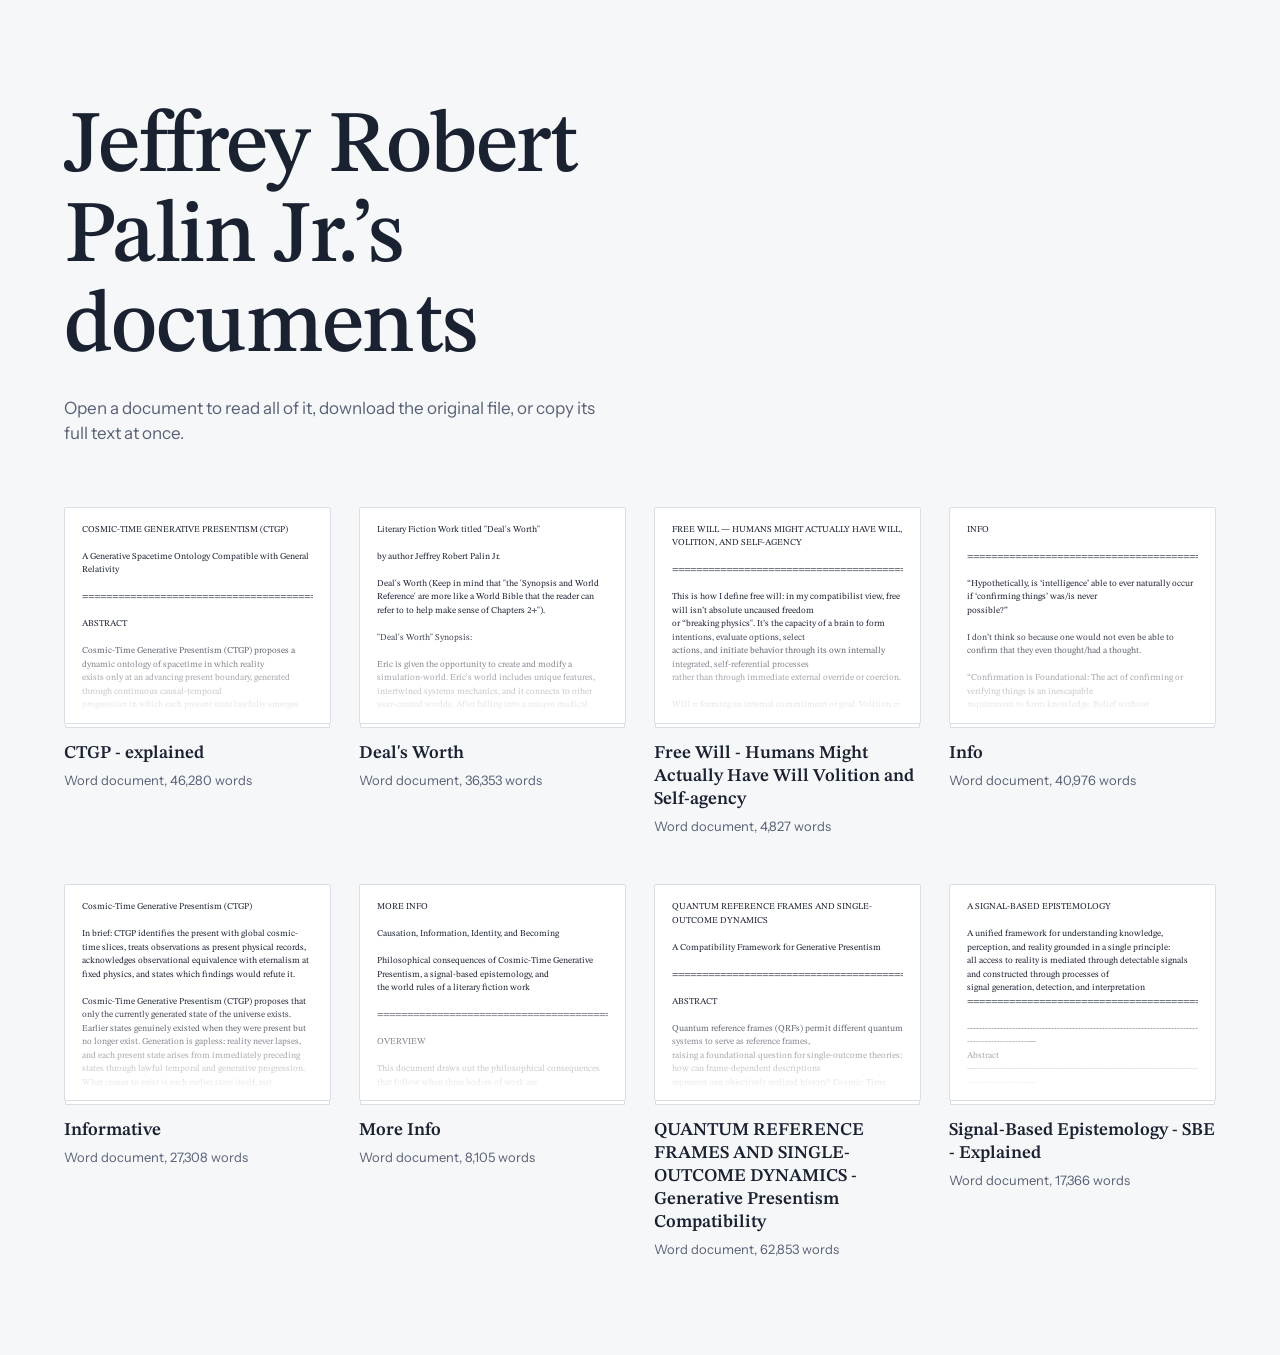
<file: index.html>
<!doctype html>
<html lang="en">
<head>
<meta charset="utf-8">
<meta name="viewport" content="width=device-width, initial-scale=1">
<title>Jeffrey Robert Palin Jr.'s documents</title>
<meta name="description" content="Documents by Jeffrey Robert Palin Jr., each with its full text, a download and a copy-to-clipboard button.">
<meta name="color-scheme" content="light dark">
<link rel="preload" href="STIXTwoText.woff" as="font" type="font/woff" crossorigin>
<link rel="stylesheet" href="style.css">
</head>
<body class="home">
<main>
  <header class="home-head">
    <h1 class="home-title">Jeffrey Robert Palin Jr.’s documents</h1>
    <p class="home-lede">Open a document to read all of it, download the original file, or copy its full text at once.</p>
  </header>
  <ul class="gallery">
      <li>
        <a class="doc-card" href="ctgp-explained.html">
          <span class="sheet" aria-hidden="true"><span class="sheet-text">COSMIC-TIME GENERATIVE PRESENTISM (CTGP)

A Generative Spacetime Ontology Compatible with General Relativity

<span class="rule-line">====================================================================================================</span>

ABSTRACT

Cosmic-Time Generative Presentism (CTGP) proposes a dynamic ontology of spacetime in which reality
exists only at an advancing present boundary, generated through continuous causal-temporal
progression in which each present state lawfully emerges from immediately preceding states. Earlier
states no longer exist as independently real regions of spacetime; their causal consequences persist
as present matter, fields, and records. Present systems therefore exhibit lawful physical continuity
and may bear transformed structures, causal records, and distributed consequences of earlier states,
without preserving those earlier states themselves. Unlike static block-universe interpretations of</span></span>
          <span class="card-title">CTGP - explained</span>
          <span class="card-meta">Word document, 46,280 words</span>
        </a>
      </li>
      <li>
        <a class="doc-card" href="deals-worth.html">
          <span class="sheet" aria-hidden="true"><span class="sheet-text">Literary Fiction Work titled "Deal's Worth"

by author Jeffrey Robert Palin Jr.

Deal's Worth (Keep in mind that "the 'Synopsis and World Reference' are more like a World Bible that the reader can refer to to help make sense of Chapters 2+").

"Deal's Worth" Synopsis:

Eric is given the opportunity to create and modify a simulation-world. Eric's world includes unique features, intertwined systems mechanics, and it connects to other user-created worlds. After falling into a unique medical condition, the VRC, a virtual reality corporation, offers Eric a deal to enter and be a creator regarding the Simulation-multiverse. The Simulation-multiverse is a man-made nexus in which Eric, AGIs, and others are able to interact. Later, in Eric's Universe, a character named Jeff searches for Eric. Eric's completed world creation process had set the foundation for later adventures to occur, enabling Jeff and others to engage with Eric's world and its elements and features. The Simulation serves as a recreational pastime activity and is ""also designed to prevent individuals from experiencing extended periods of isolation and missed life opportunities whereby it prevents such by addressing the concern of hospital patients who may awaken after prolonged hospitalized states, such as a patient regaining consciousness after 30 years unconscious, only to discover they have limited time remaining (perhaps 15 years) to accomplish their life goals". Without such a simulation, these individuals might feel profoundly deprived of three decades' worth of potential experiences, relationships, and achievements they could have enjoyed had they remained conscious during their hospitalization".</span></span>
          <span class="card-title">Deal's Worth</span>
          <span class="card-meta">Word document, 36,353 words</span>
        </a>
      </li>
      <li>
        <a class="doc-card" href="free-will.html">
          <span class="sheet" aria-hidden="true"><span class="sheet-text">FREE WILL — HUMANS MIGHT ACTUALLY HAVE WILL, VOLITION, AND SELF-AGENCY

<span class="rule-line">====================================================================================================</span>

This is how I define free will: in my compatibilist view, free will isn’t absolute uncaused freedom
or “breaking physics". It’s the capacity of a brain to form intentions, evaluate options, select
actions, and initiate behavior through its own internally integrated, self-referential processes
rather than through immediate external override or coercion.

Will = forming an internal commitment or goal. Volition = selecting and initiating an action. Self-
agency = the functional + felt authorship that emerges when the brain’s predictions and outcomes
align in its feedback loops.

So the system is still fully physical and causally embedded, but the causation meaningfully flows
through the organism’s own decision-making architecture.</span></span>
          <span class="card-title">Free Will - Humans Might Actually Have Will Volition and Self-agency</span>
          <span class="card-meta">Word document, 4,827 words</span>
        </a>
      </li>
      <li>
        <a class="doc-card" href="info.html">
          <span class="sheet" aria-hidden="true"><span class="sheet-text">INFO

<span class="rule-line">====================================================================================================</span>

“Hypothetically, is ‘intelligence’ able to ever naturally occur if ‘confirming things’ was/is never
possible?”

I don’t think so because one would not even be able to confirm that they even thought/had a thought.

“Confirmation is Foundational: The act of confirming or verifying things is an inescapable
requirement to form knowledge. Belief without confirmation is not the same as knowing. Credibility
is Not Verification: Believing something solely based on the credibility of the source is not a form
of verification or confirmation. ‘One can convince an other that something is the case, but that
doesn’t mean that they convinced them of a proven fact’.”

Abstract things are not physical and “are not able to be tasted due to the fact that they do not
have physical attributes such as flavor”. The content of language/memories/emotion/emotions (what</span></span>
          <span class="card-title">Info</span>
          <span class="card-meta">Word document, 40,976 words</span>
        </a>
      </li>
      <li>
        <a class="doc-card" href="informative.html">
          <span class="sheet" aria-hidden="true"><span class="sheet-text">Cosmic-Time Generative Presentism (CTGP)

In brief: CTGP identifies the present with global cosmic-time slices, treats observations as present physical records, acknowledges observational equivalence with eternalism at fixed physics, and states which findings would refute it.

Cosmic-Time Generative Presentism (CTGP) proposes that only the currently generated state of the universe exists. Earlier states genuinely existed when they were present but no longer exist. Generation is gapless: reality never lapses, and each present state arises from immediately preceding states through lawful temporal and generative progression. What ceases to exist is each earlier state itself, not necessarily the physical systems that were in that state; whether those systems persist depends on their own conditions of persistence. Gapless generation does not require every physical quantity to change smoothly; abrupt changes, including quantum jumps in models that contain them, are compatible with it. The physical consequences of what previously occurred are instantiated in presently existing configurations of matter, fields, and radiation, some of which constitute present records of past events. These consequences and records are not the past itself; they are parts of the currently existing physical reality. The past consists of what actually happened during formerly present stages, while the future has not yet been generated. The paper develops this as a presentist interpretation of relativistic spacetime that leaves Einstein’s equations unchanged.</span></span>
          <span class="card-title">Informative</span>
          <span class="card-meta">Word document, 27,308 words</span>
        </a>
      </li>
      <li>
        <a class="doc-card" href="more-info.html">
          <span class="sheet" aria-hidden="true"><span class="sheet-text">MORE INFO

Causation, Information, Identity, and Becoming

Philosophical consequences of Cosmic-Time Generative Presentism, a signal-based epistemology, and
the world rules of a literary fiction work

<span class="rule-line">====================================================================================================</span>

OVERVIEW

This document draws out the philosophical consequences that follow when three bodies of work are
read together. The first is Cosmic-Time Generative Presentism (CTGP), an ontology of spacetime in
which only the present exists, each present state arises from the preceding one through lawful
temporal and generative progression, and earlier states leave consequences but do not themselves
survive. The second is A Signal-Based Epistemology, a framework holding that all access to reality
is mediated by detectable signals and constructed through processes of signal generation, detection,
and interpretation. The third is a literary fiction work whose fictional universe has world rules</span></span>
          <span class="card-title">More Info</span>
          <span class="card-meta">Word document, 8,105 words</span>
        </a>
      </li>
      <li>
        <a class="doc-card" href="quantum-reference-frames-single-outcome-dynamics.html">
          <span class="sheet" aria-hidden="true"><span class="sheet-text">QUANTUM REFERENCE FRAMES AND SINGLE-OUTCOME DYNAMICS

A Compatibility Framework for Generative Presentism

<span class="rule-line">====================================================================================================</span>

ABSTRACT

Quantum reference frames (QRFs) permit different quantum systems to serve as reference frames,
raising a foundational question for single-outcome theories: how can frame-dependent descriptions
represent one objectively realized history? Cosmic-Time Generative Presentism (CTGP) holds that only
the present exists, that physical reality is generated through successive stages, and that truths
about the determinate past are grounded in primitive past-tensed properties of the present world. We
develop a mathematical compatibility framework connecting these commitments to QRF covariance,
stochastic quantum instruments, and relativistic measurement theory.

We first construct an explicit QRF-covariant, single-outcome quantum model using relational GRW-type</span></span>
          <span class="card-title">QUANTUM REFERENCE FRAMES AND SINGLE-OUTCOME DYNAMICS - Generative Presentism Compatibility</span>
          <span class="card-meta">Word document, 62,853 words</span>
        </a>
      </li>
      <li>
        <a class="doc-card" href="signal-based-epistemology.html">
          <span class="sheet" aria-hidden="true"><span class="sheet-text">A SIGNAL-BASED EPISTEMOLOGY

A unified framework for understanding knowledge, perception, and reality grounded in a single principle:
all access to reality is mediated through detectable signals and constructed through processes of
signal generation, detection, and interpretation
<span class="rule-line">====================================================================================================</span>

-------------------------------------------------------------------------------------------------—
Abstract
—----------------------------------------------------------------------------------------------—

This paper proposes a unified framework for understanding knowledge, perception, and reality
grounded in a single principle: all access to reality is mediated through detectable signals and
constructed through processes of signal generation, detection, and interpretation. No observer—
biological or artificial—has direct, unmediated access to external truth; instead, all knowledge</span></span>
          <span class="card-title">Signal-Based Epistemology - SBE - Explained</span>
          <span class="card-meta">Word document, 17,366 words</span>
        </a>
      </li>
  </ul>
</main>
</body>
</html>
</file>
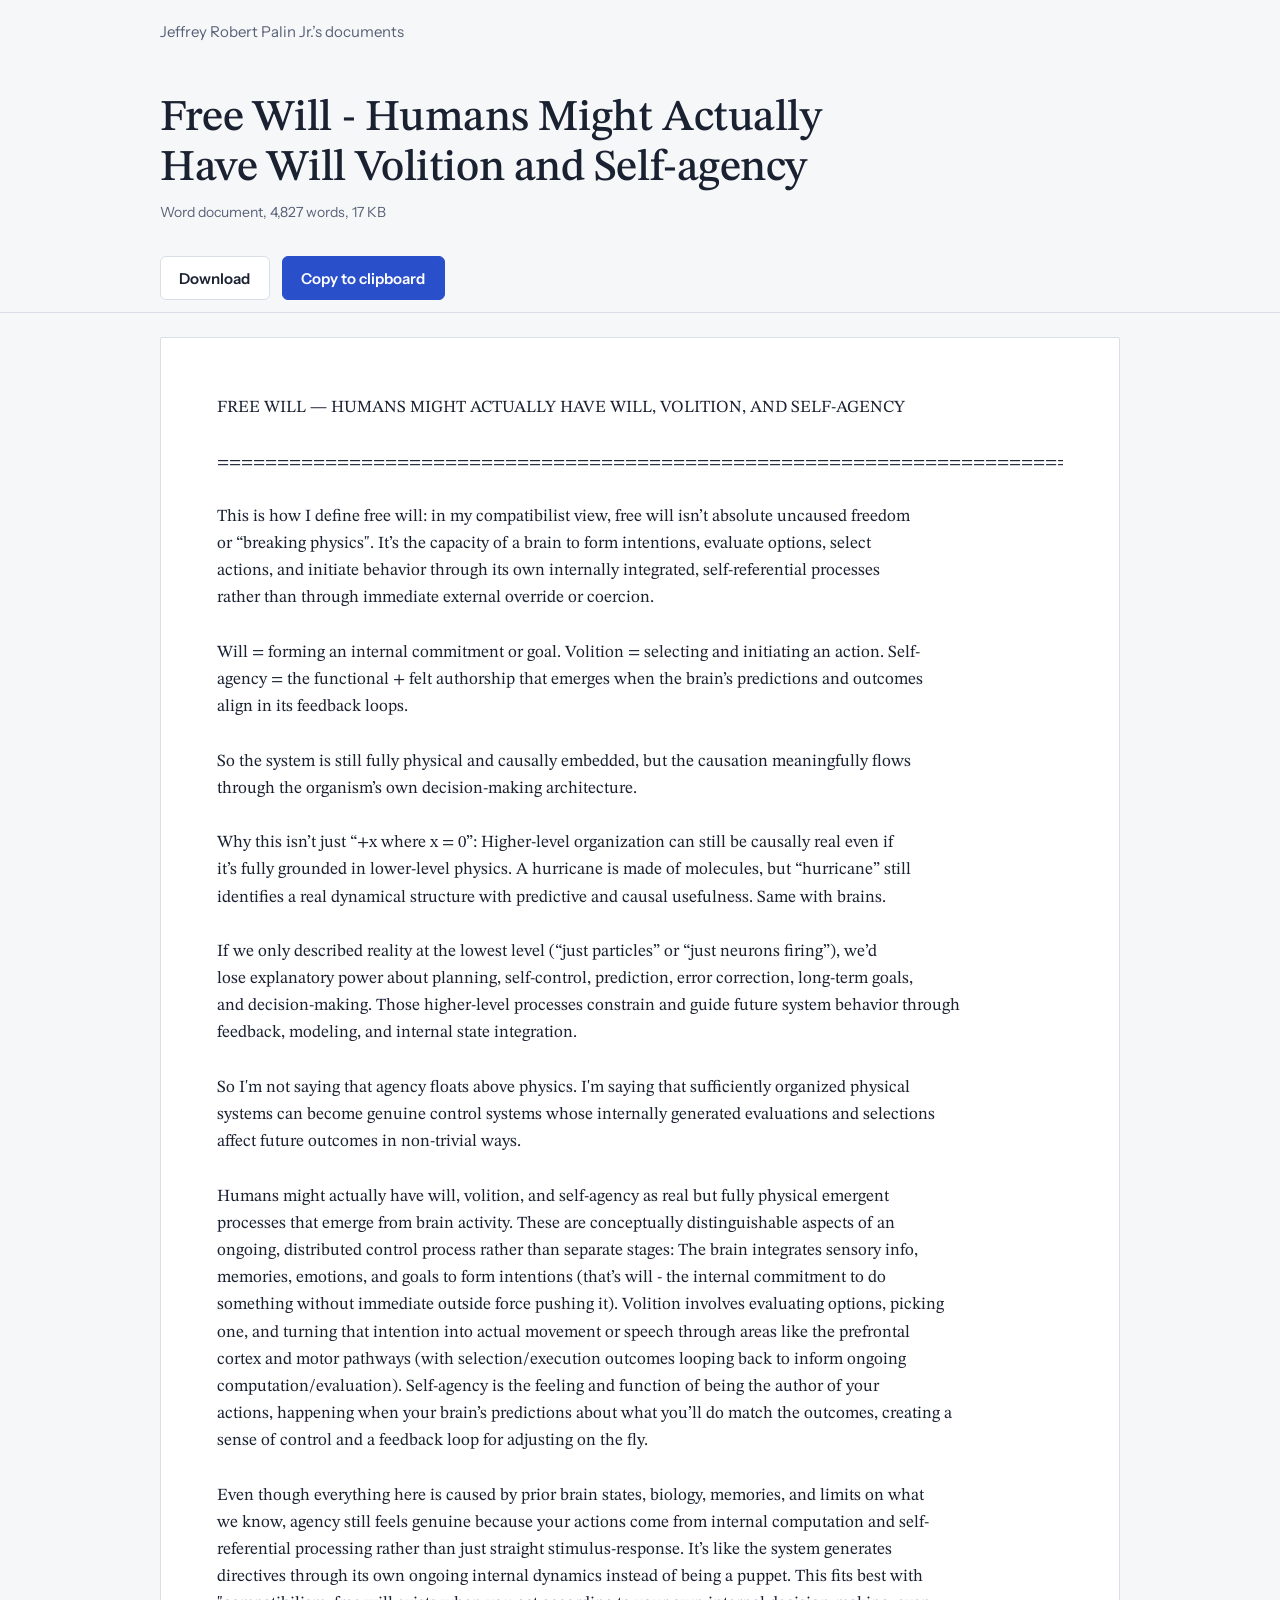
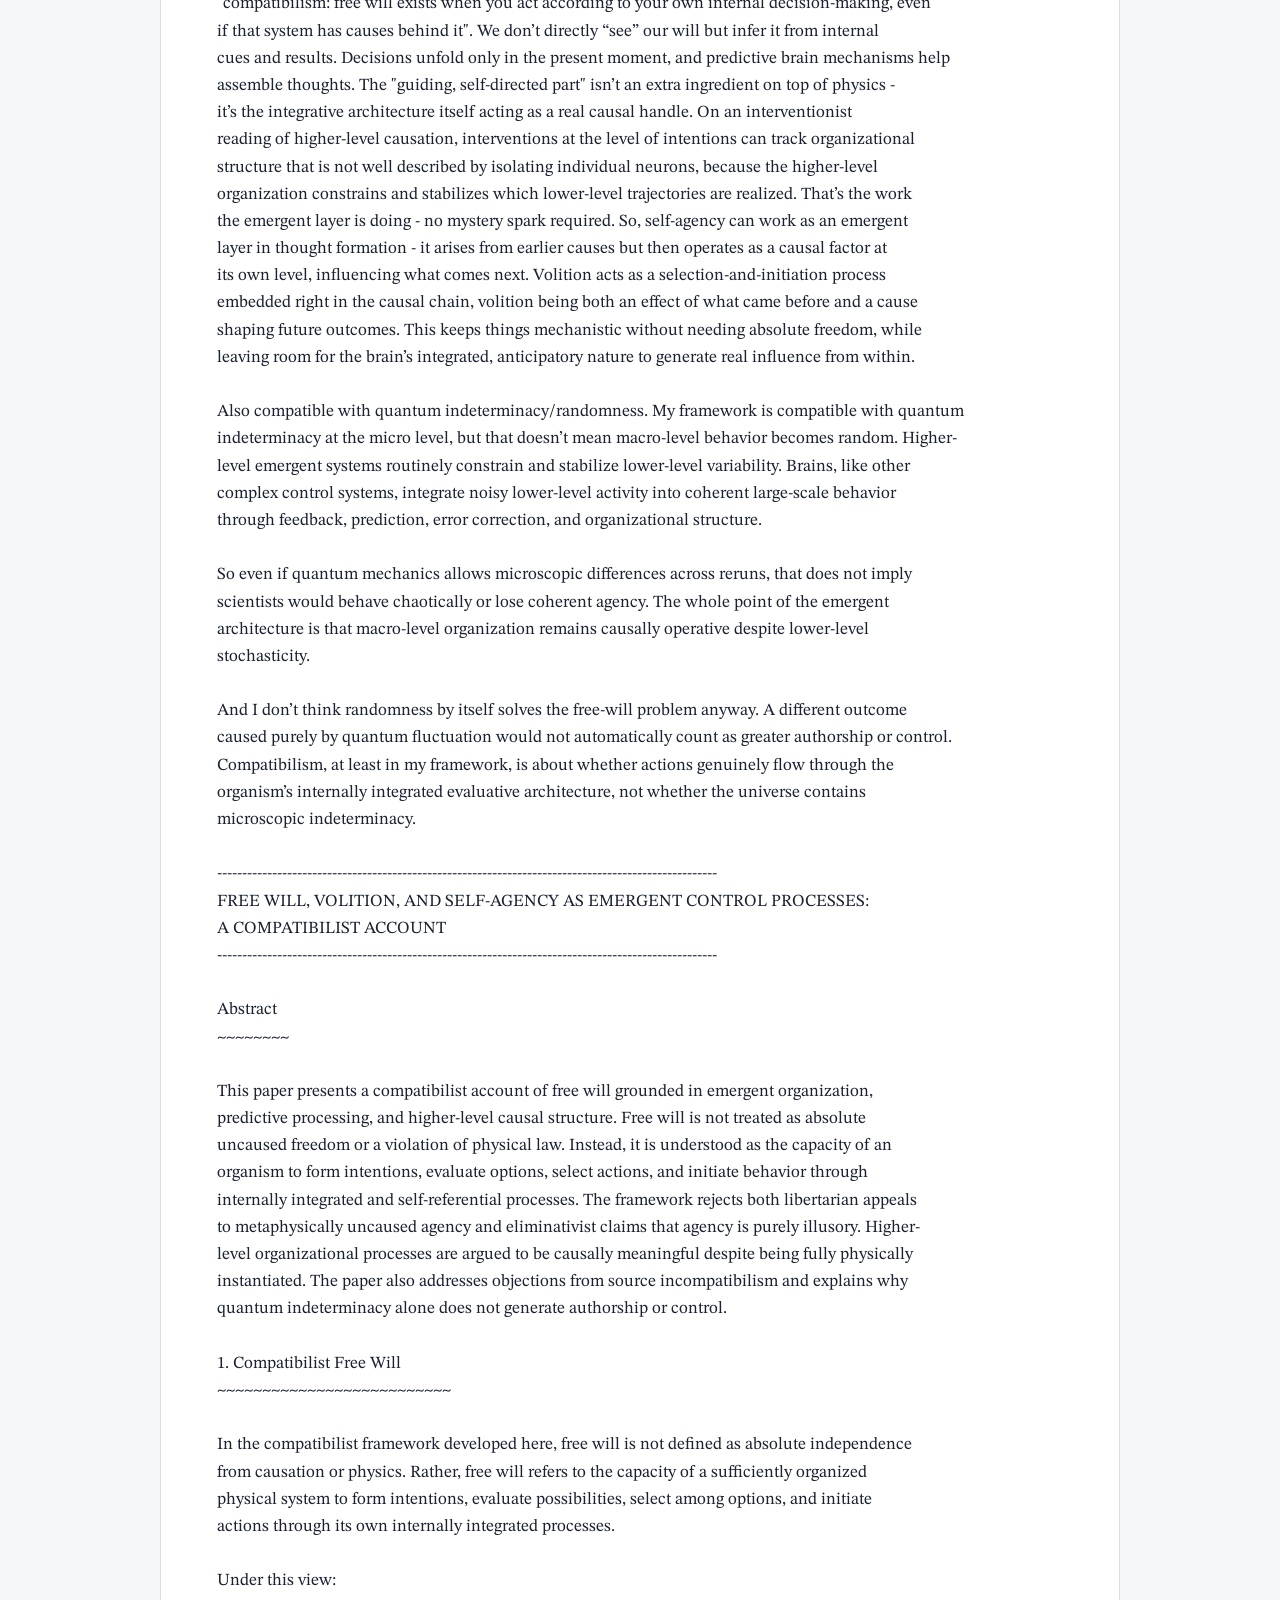
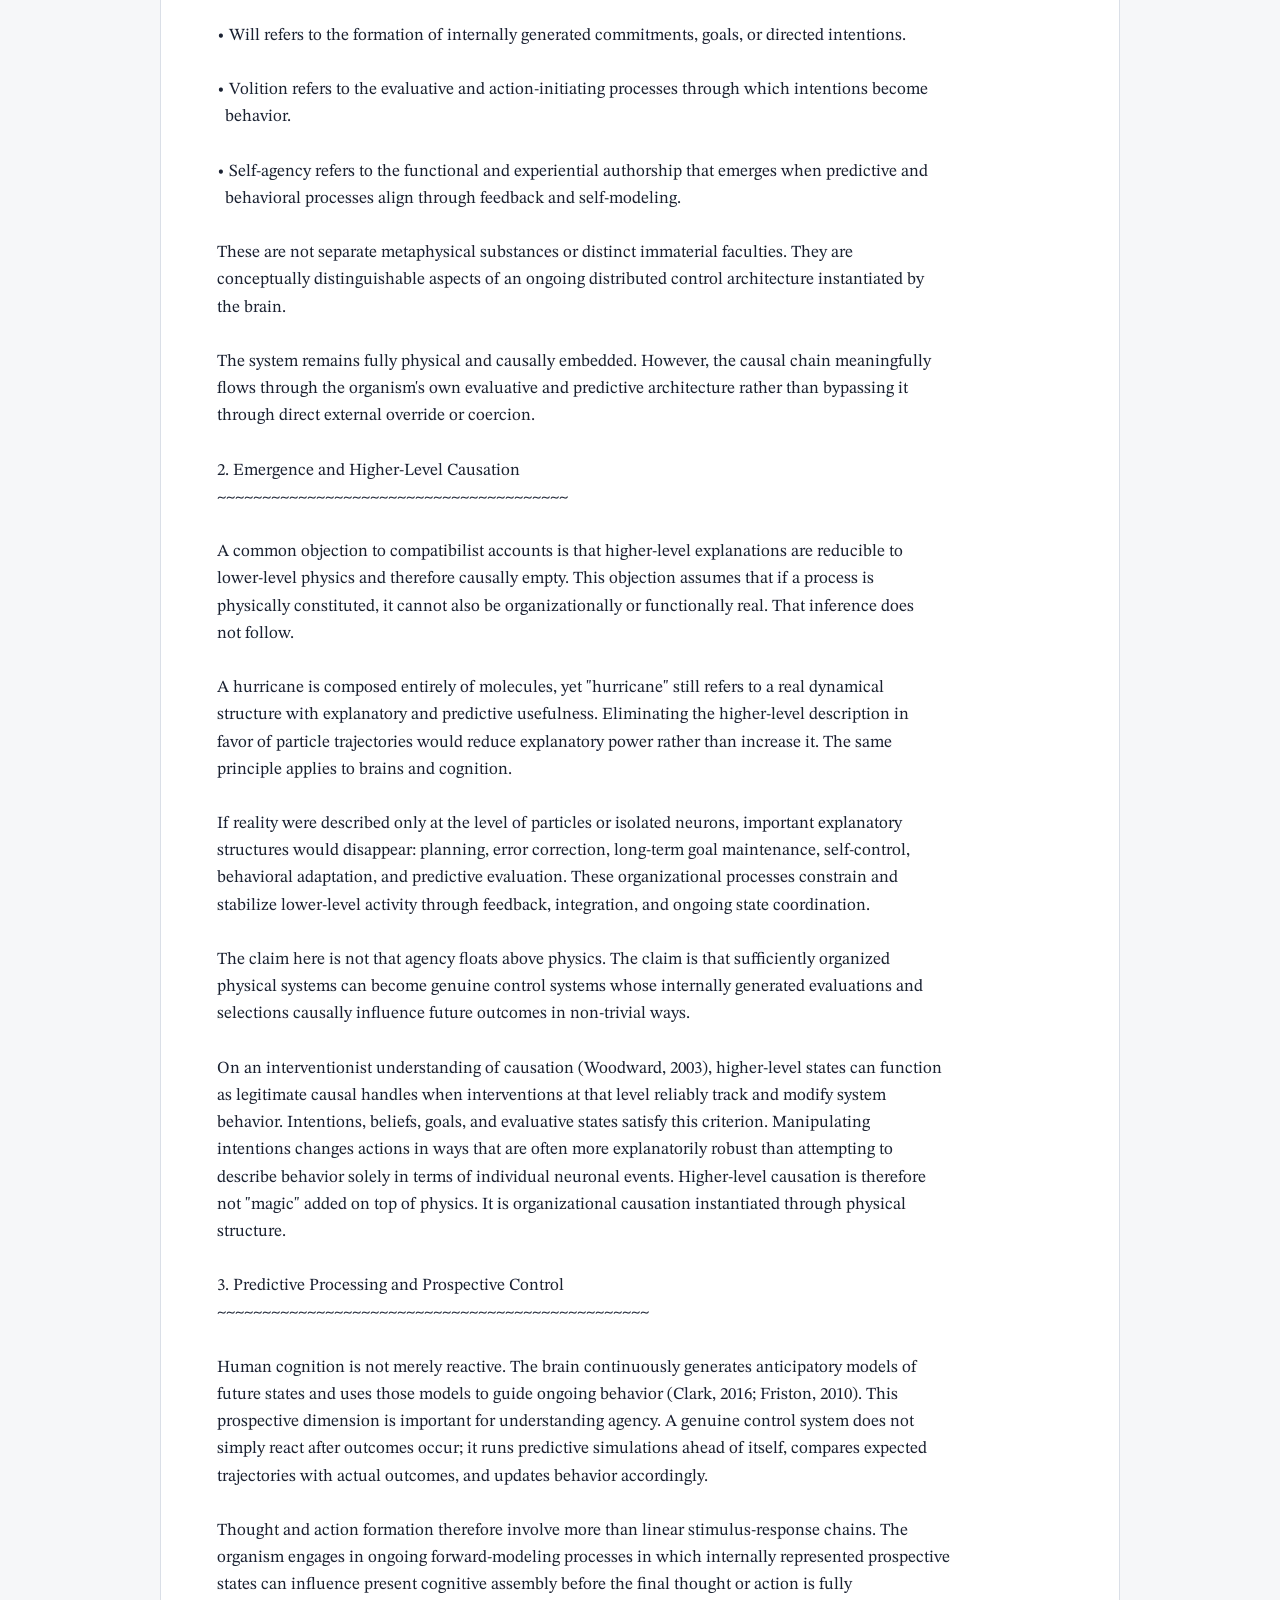
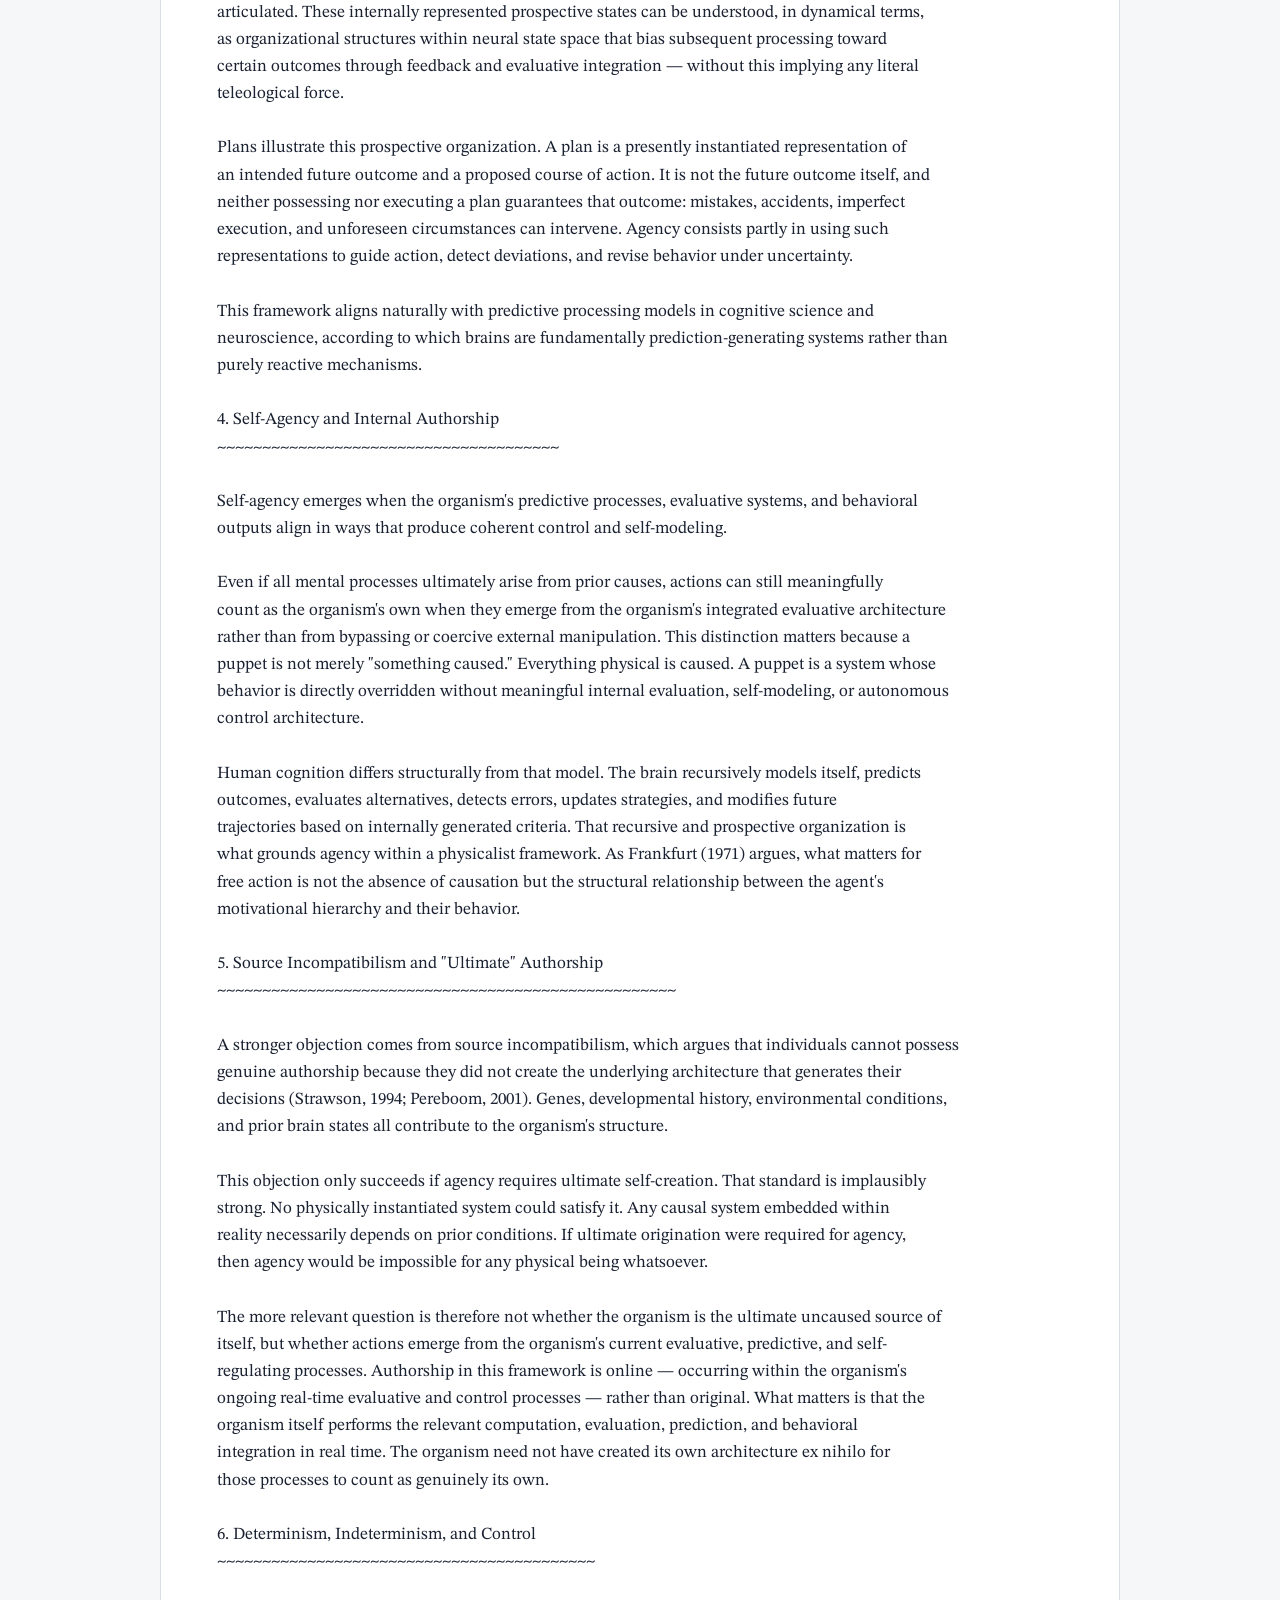
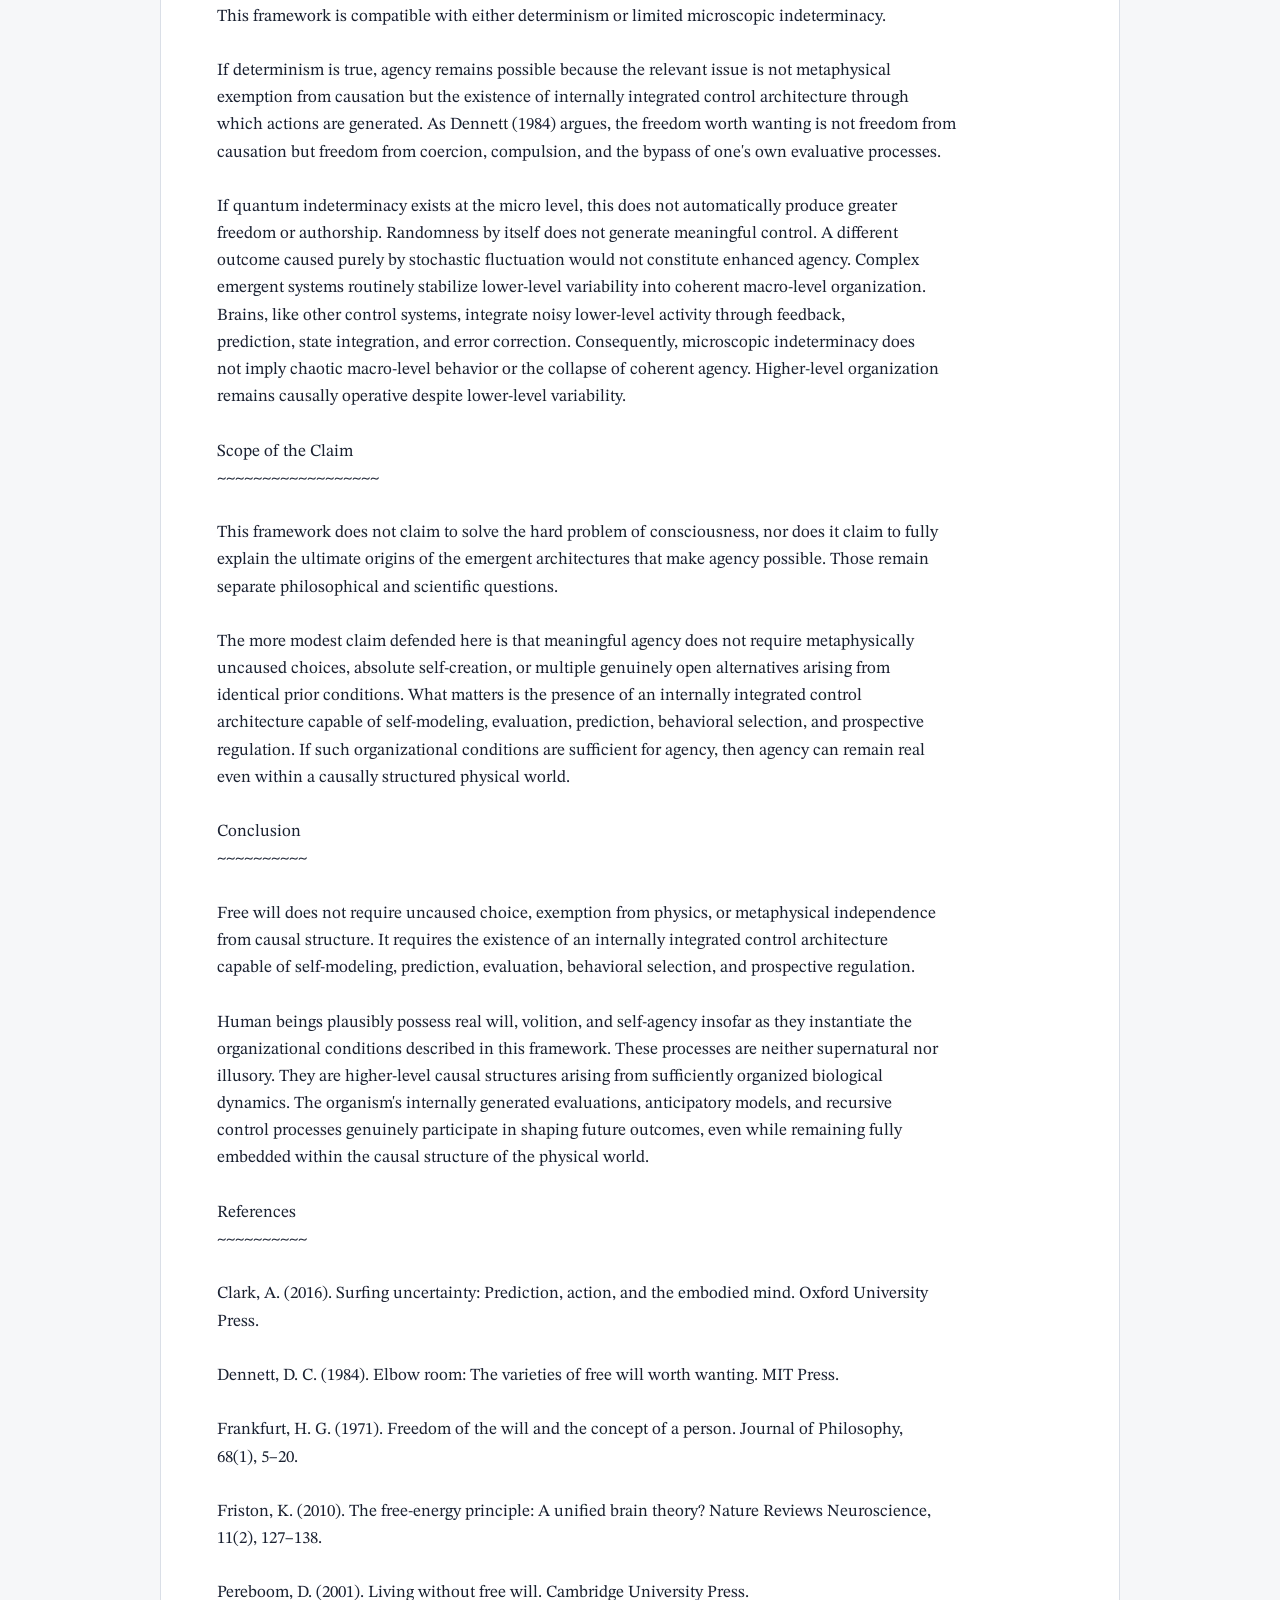
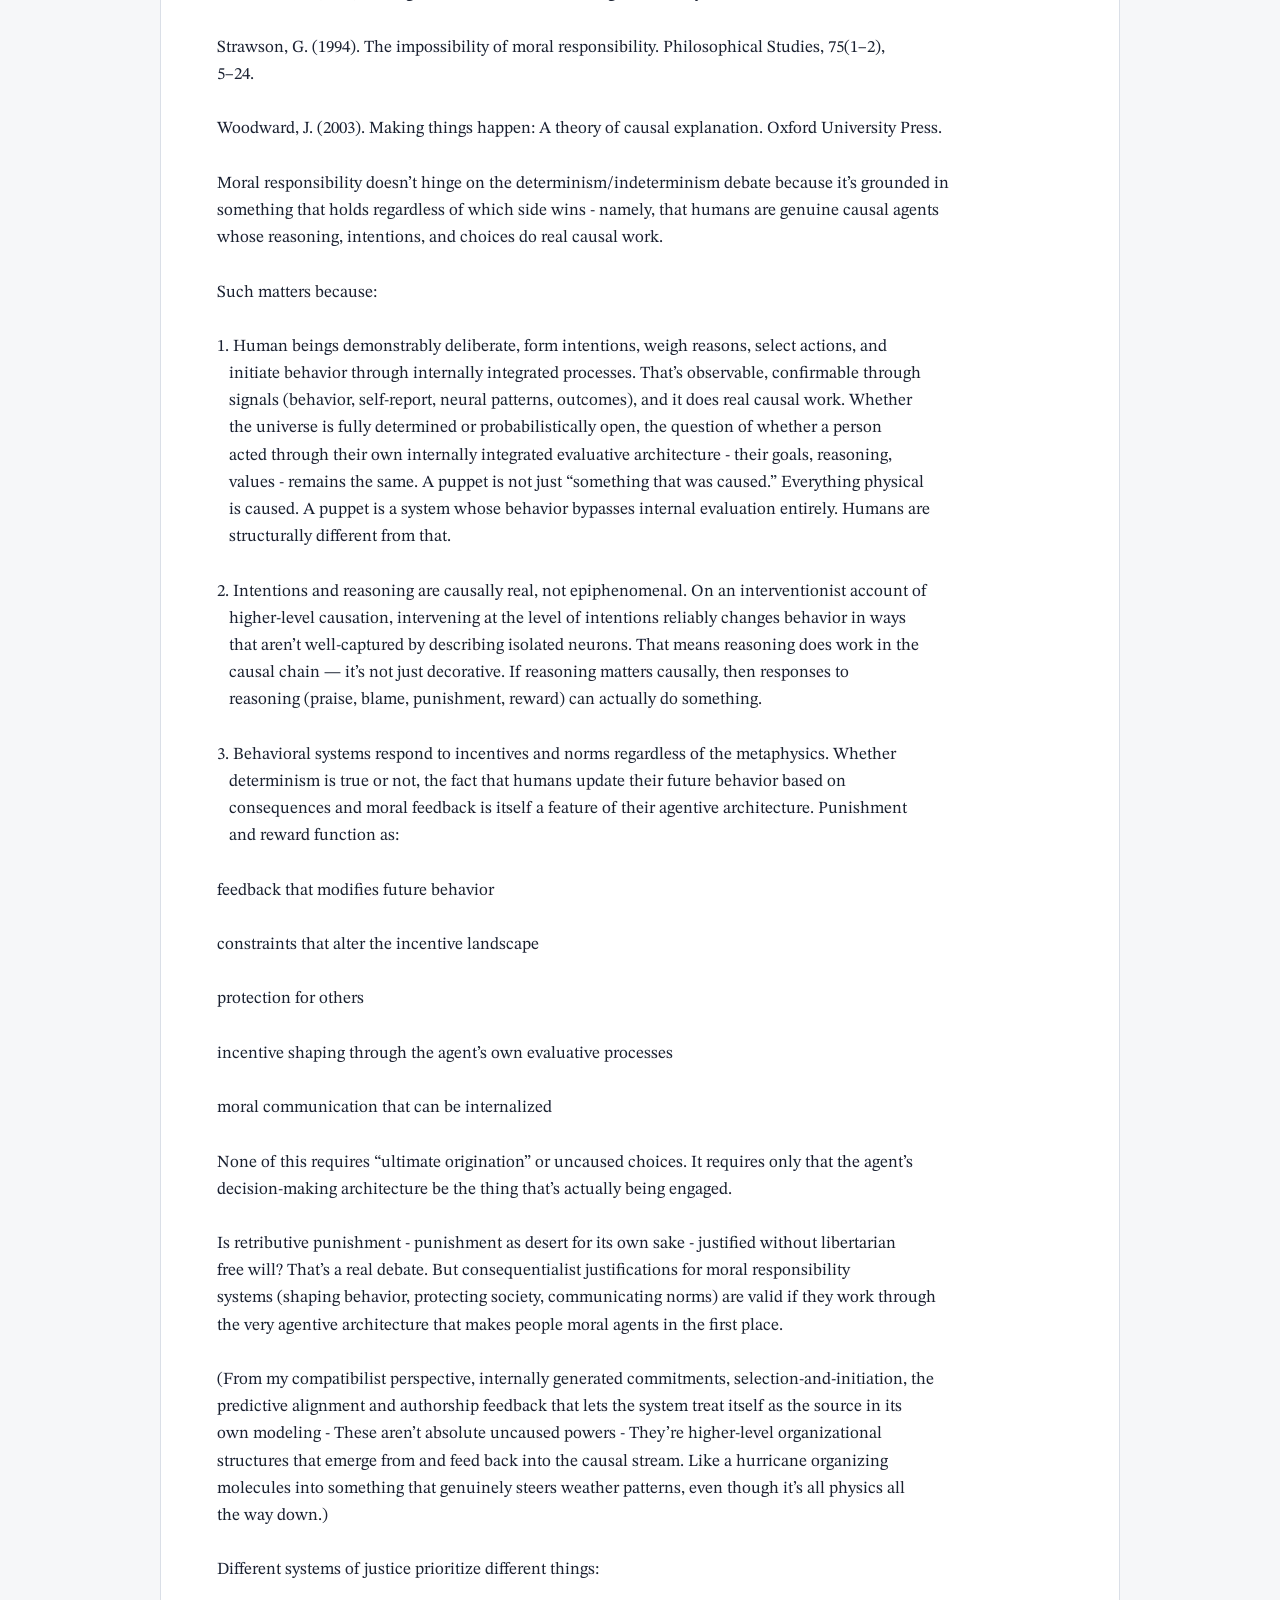
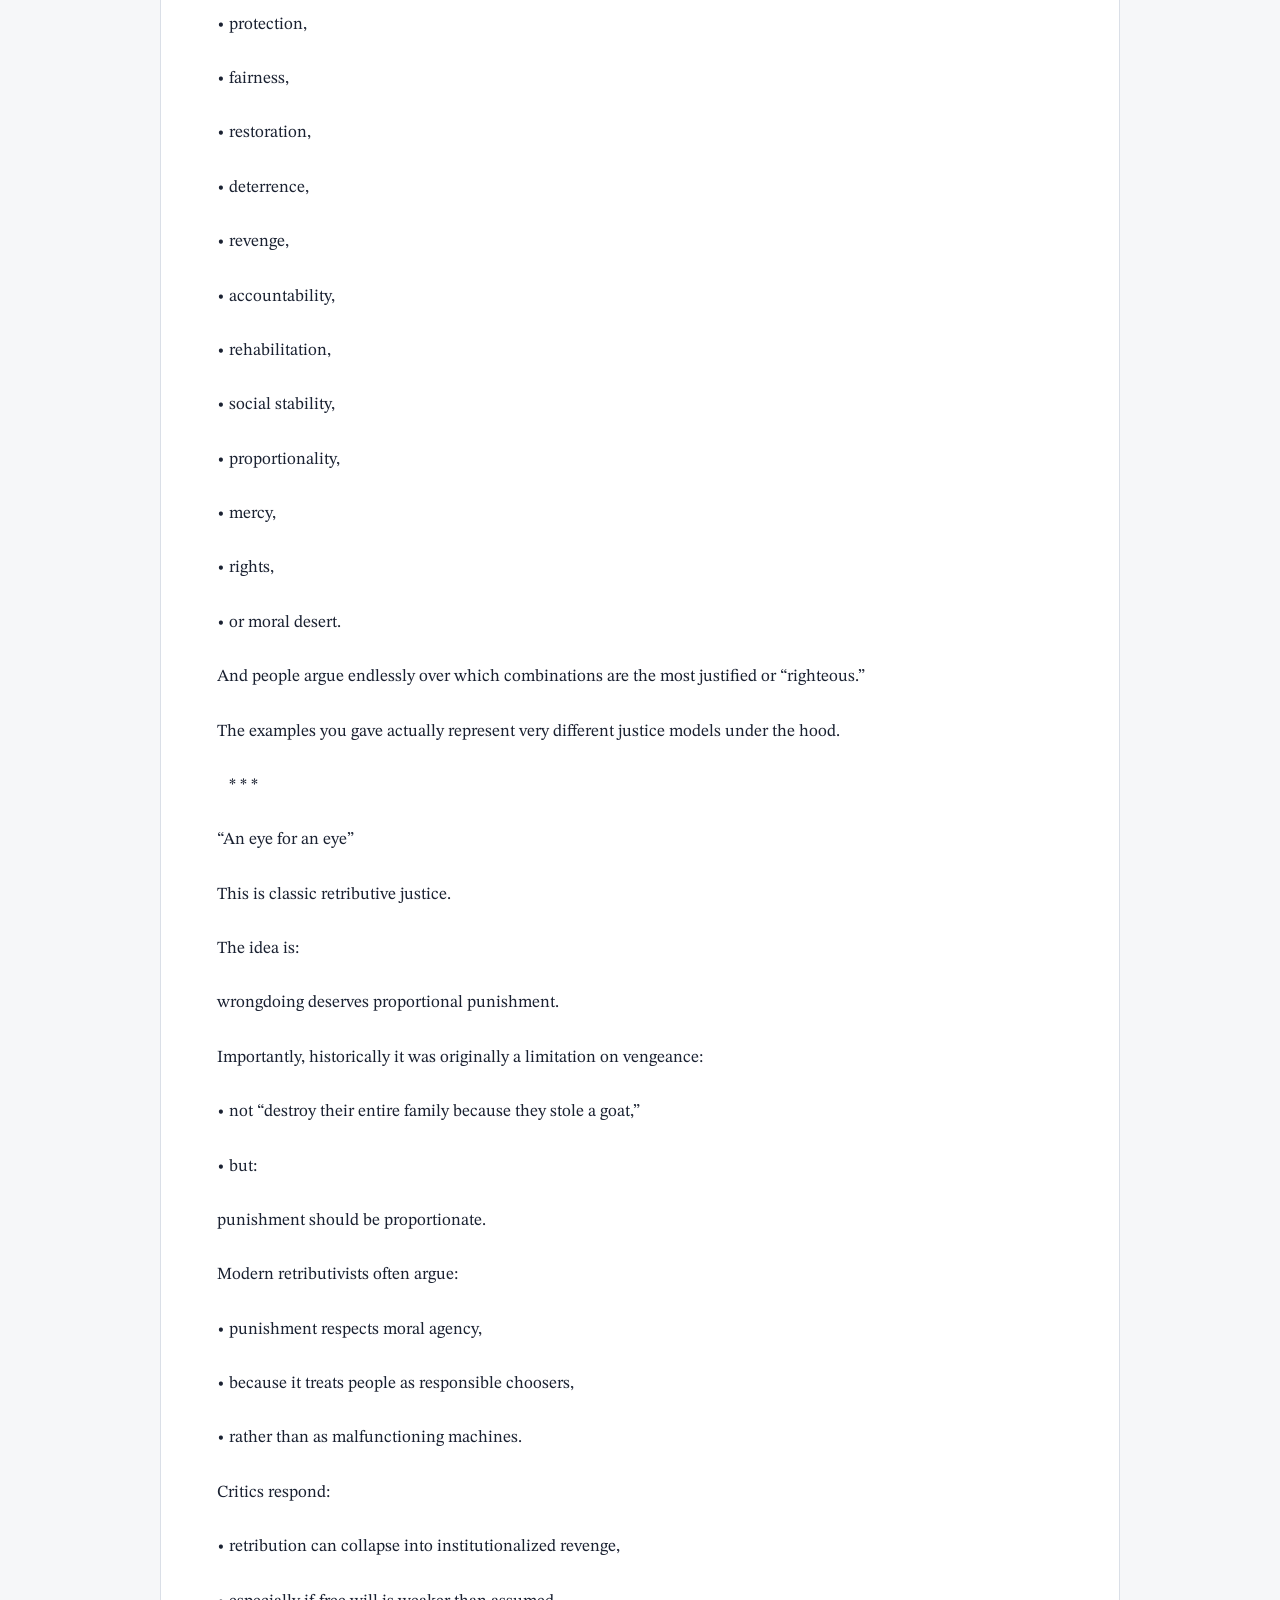
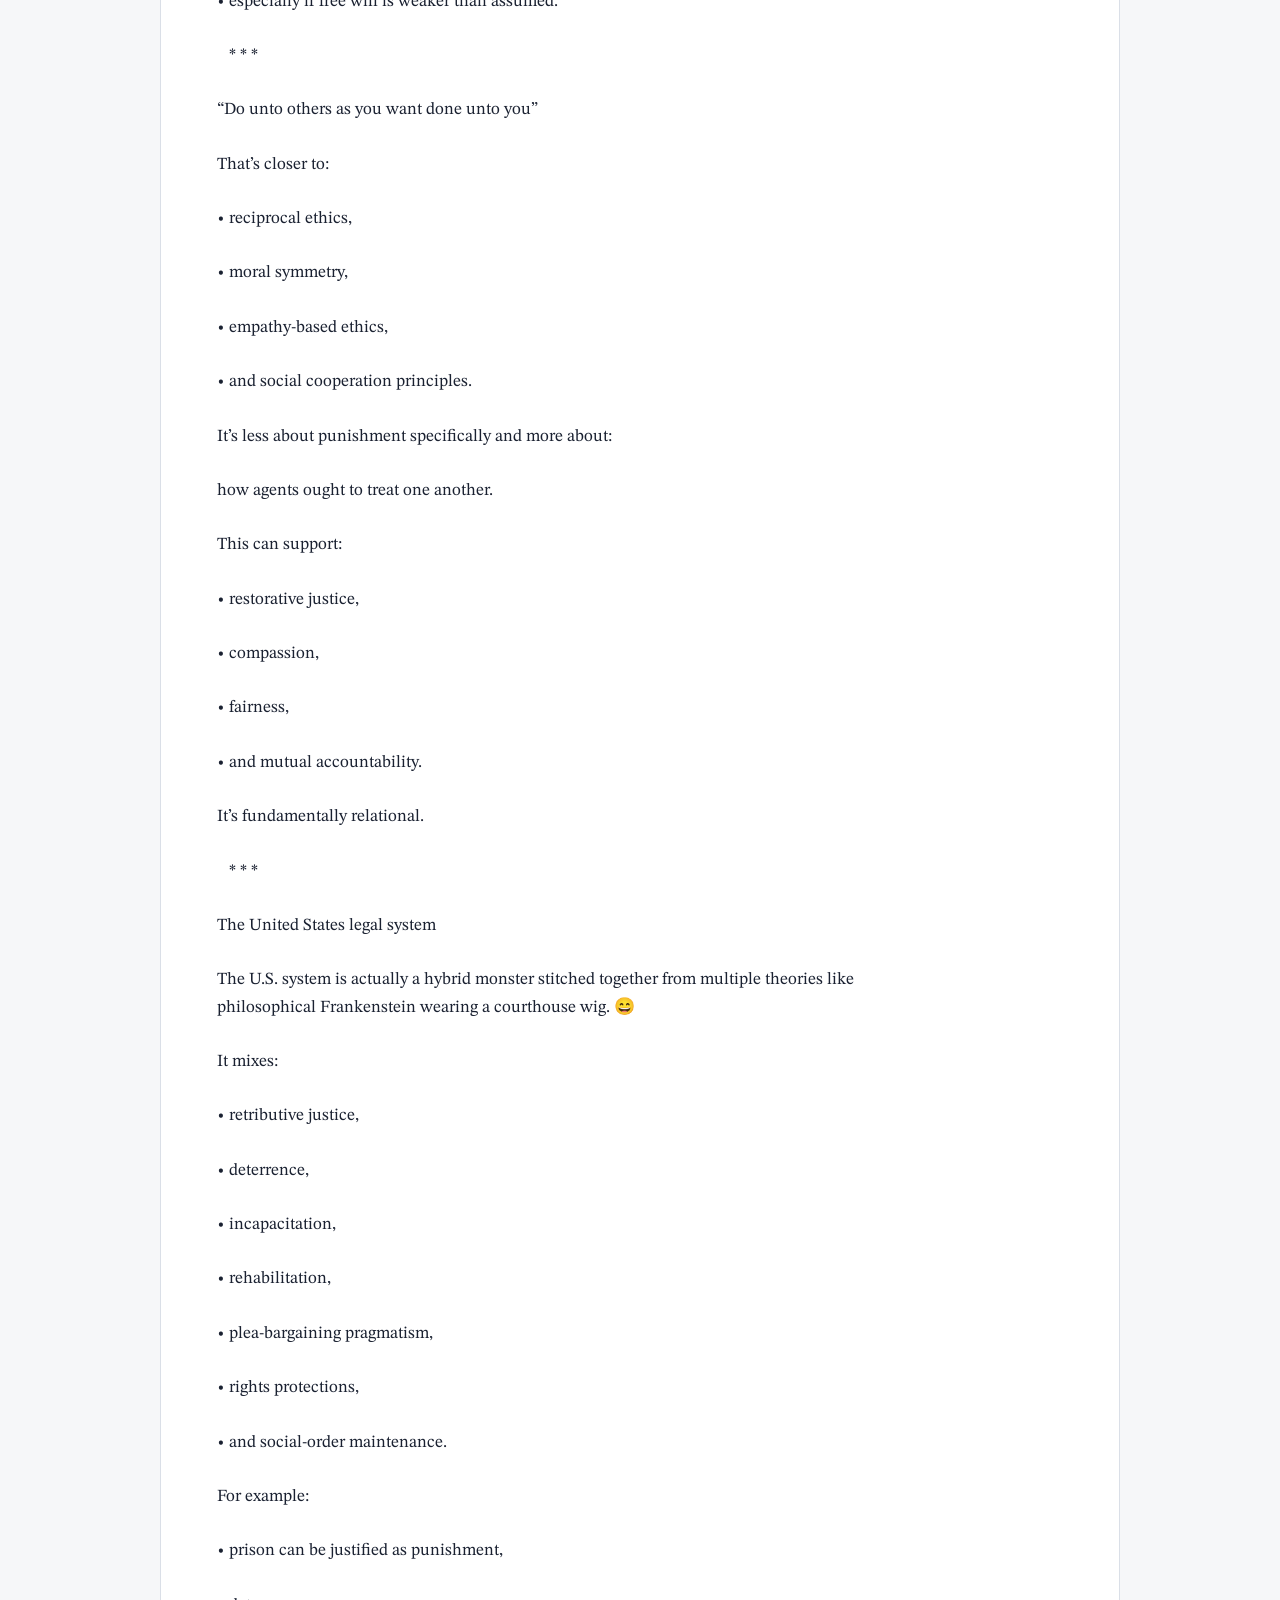
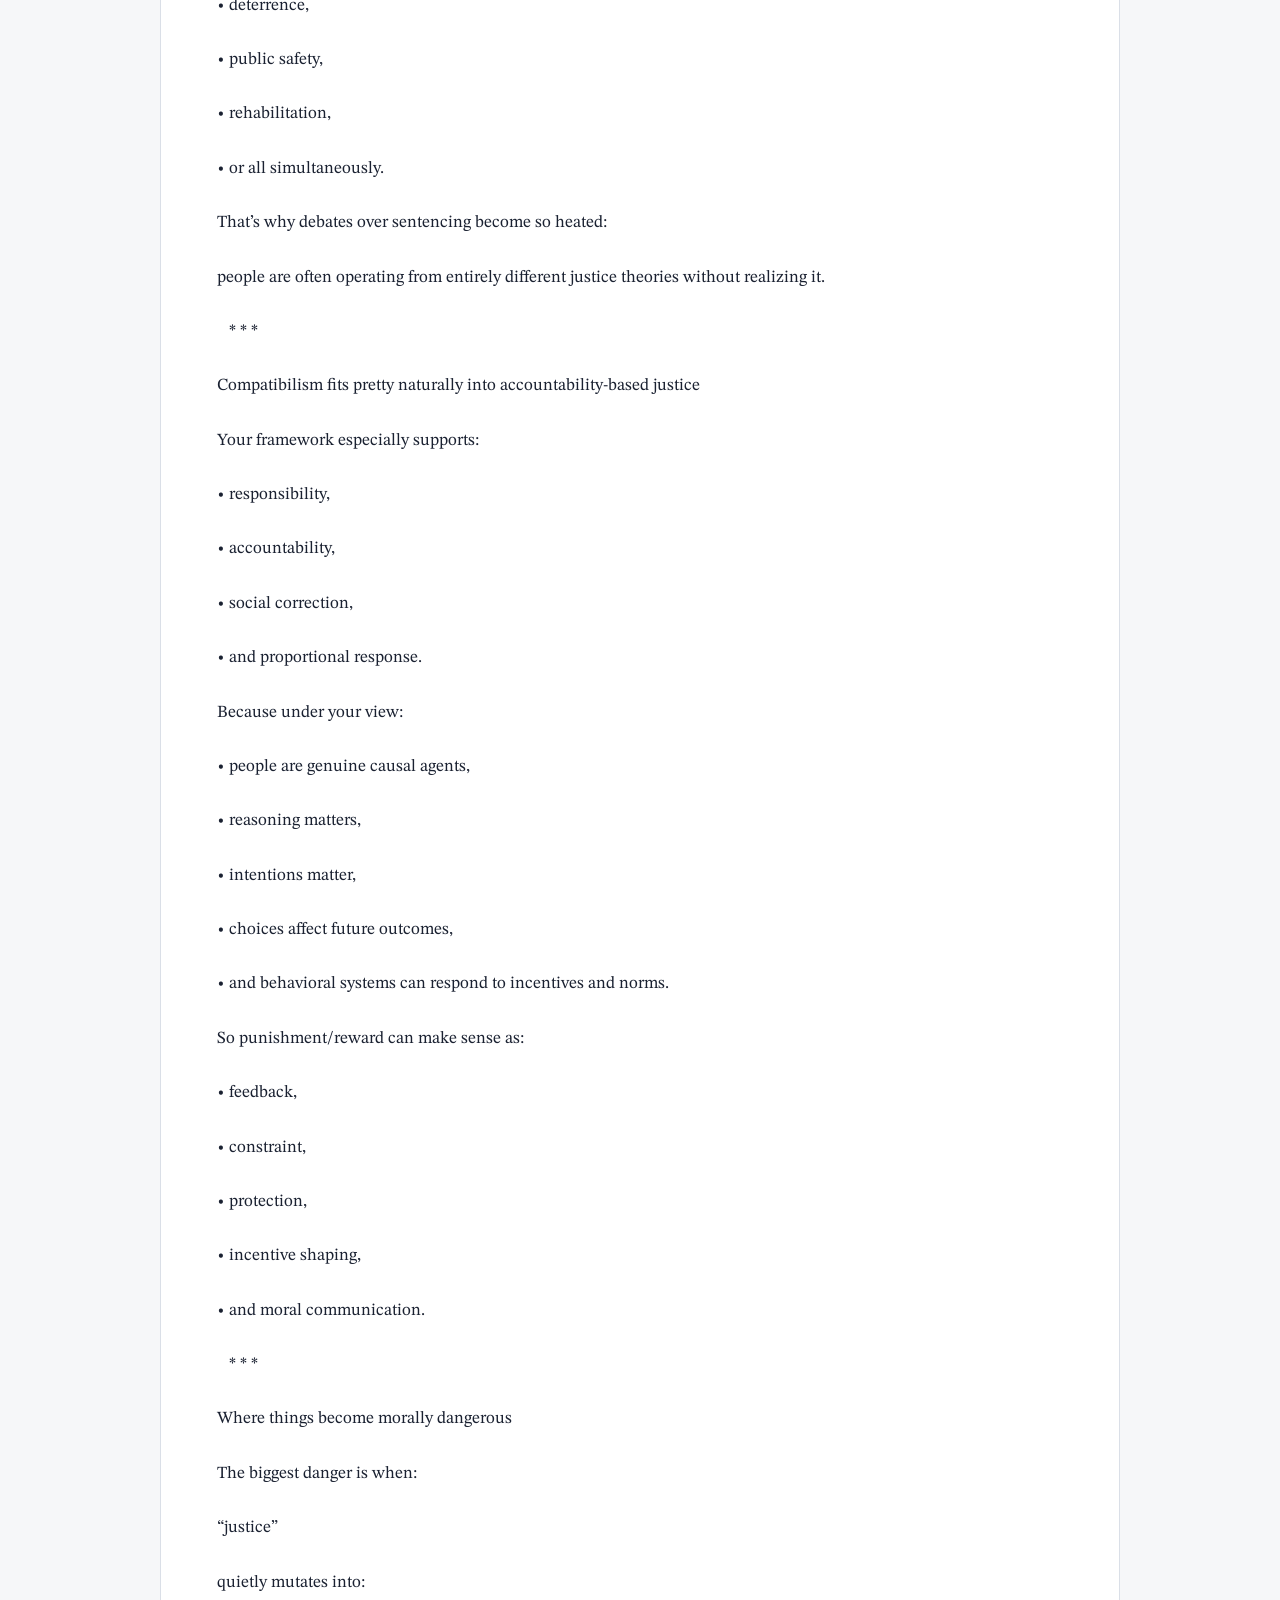
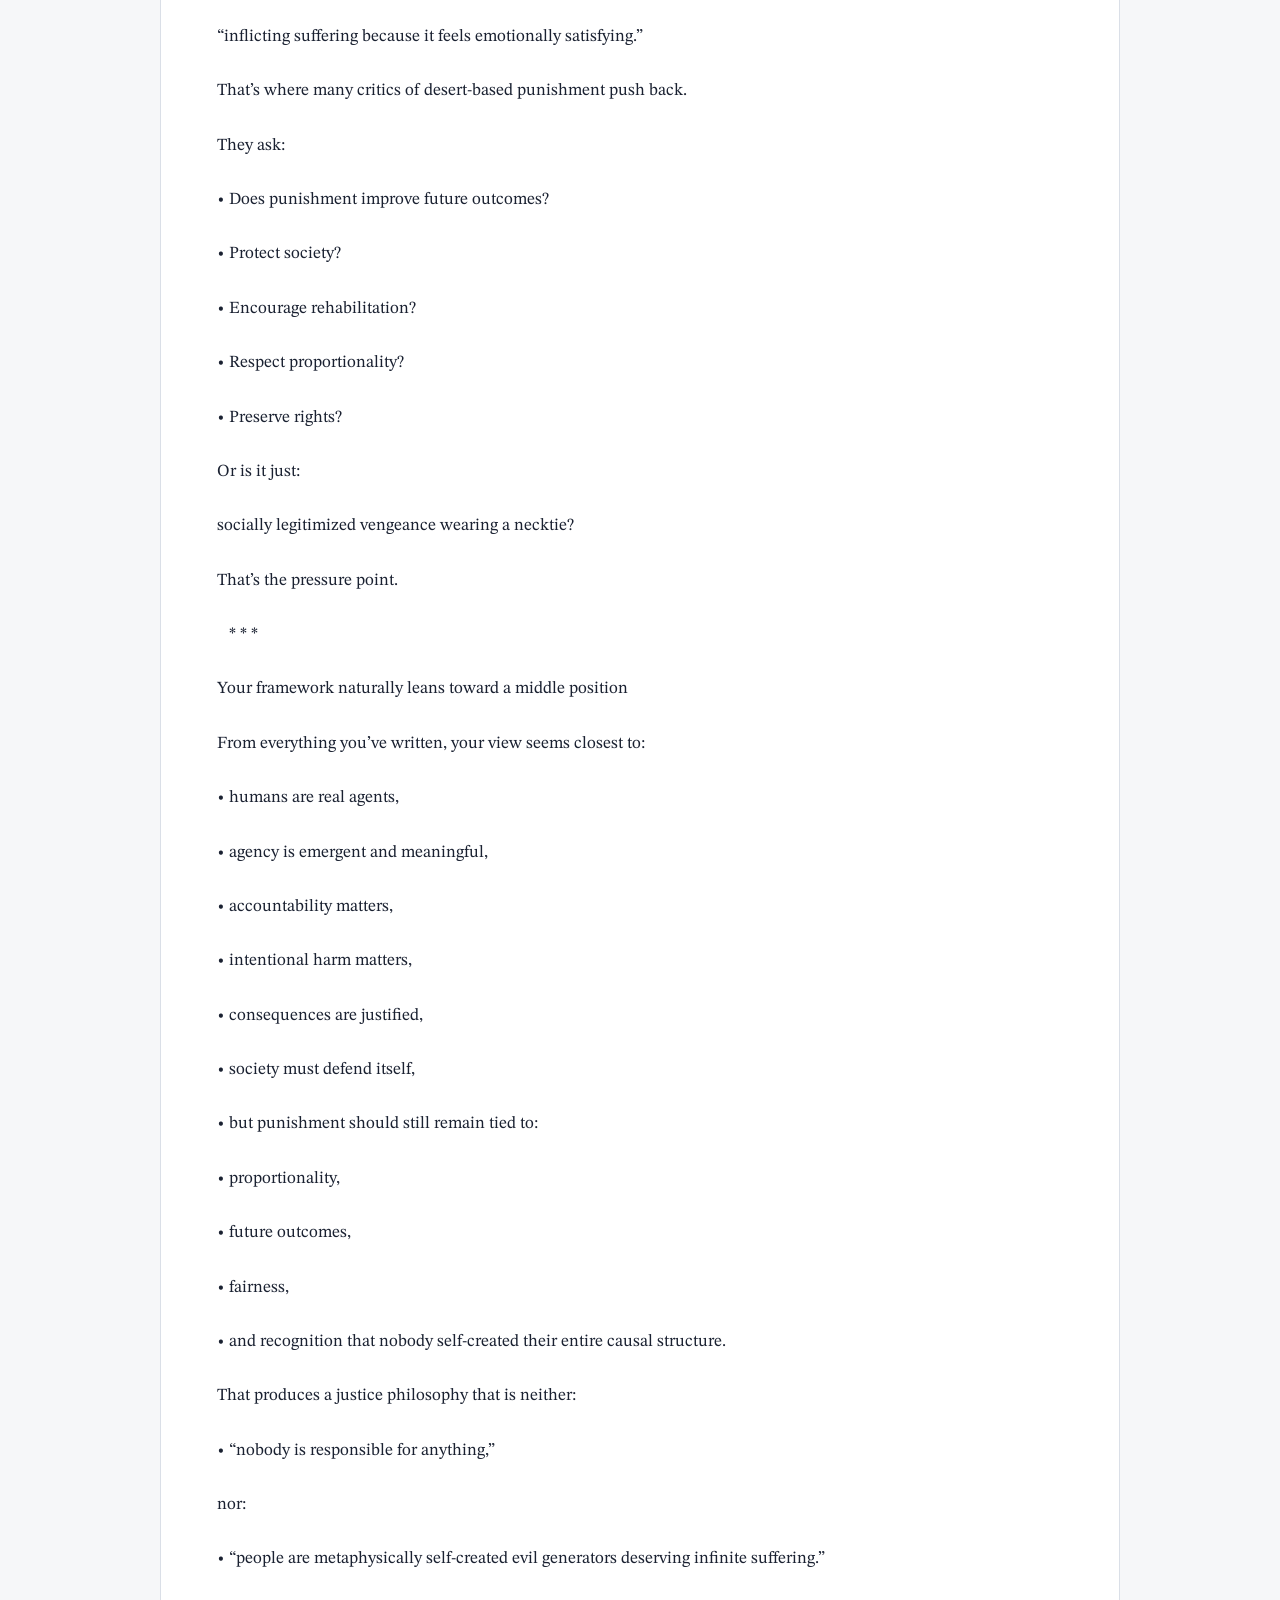
<file: free-will.html>
<!doctype html>
<html lang="en">
<head>
<meta charset="utf-8">
<meta name="viewport" content="width=device-width, initial-scale=1">
<title>Free Will - Humans Might Actually Have Will Volition and Self-agency | Jeffrey Robert Palin Jr.'s documents</title>
<meta name="description" content="Full text of “Free Will - Humans Might Actually Have Will Volition and Self-agency” by Jeffrey Robert Palin Jr.">
<meta name="color-scheme" content="light dark">
<link rel="preload" href="STIXTwoText.woff" as="font" type="font/woff" crossorigin>
<link rel="stylesheet" href="style.css">
</head>
<body class="doc-page">
<header class="site-head">
  <a class="site-link" href="index.html">Jeffrey Robert Palin Jr.’s documents</a>
</header>
<main>
  <div class="doc-head">
    <h1 class="doc-title">Free Will - Humans Might Actually Have Will Volition and Self-agency</h1>
    <p class="doc-meta">Word document, 4,827 words, 17 KB</p>
  </div>
  <div class="actions" role="toolbar" aria-label="Document actions">
    <div class="actions-inner">
      <a class="btn btn-quiet" href="Free%20Will%20-%20Humans%20Might%20Actually%20Have%20Will%20Volition%20and%20Self-agency.docx" download="Free Will - Humans Might Actually Have Will Volition and Self-agency.docx">Download</a>
      <button class="btn btn-ink" type="button" id="copy-button" data-words="4,827">Copy to clipboard</button>
      <p class="copy-status" id="copy-status" role="status" aria-live="polite"></p>
    </div>
  </div>
  <article class="sheet-page">
    <div class="doc-text" id="document-text">FREE WILL — HUMANS MIGHT ACTUALLY HAVE WILL, VOLITION, AND SELF-AGENCY

<span class="rule-line">====================================================================================================</span>

This is how I define free will: in my compatibilist view, free will isn’t absolute uncaused freedom
or “breaking physics". It’s the capacity of a brain to form intentions, evaluate options, select
actions, and initiate behavior through its own internally integrated, self-referential processes
rather than through immediate external override or coercion.

Will = forming an internal commitment or goal. Volition = selecting and initiating an action. Self-
agency = the functional + felt authorship that emerges when the brain’s predictions and outcomes
align in its feedback loops.

So the system is still fully physical and causally embedded, but the causation meaningfully flows
through the organism’s own decision-making architecture.

Why this isn’t just “+x where x = 0”: Higher-level organization can still be causally real even if
it’s fully grounded in lower-level physics. A hurricane is made of molecules, but “hurricane” still
identifies a real dynamical structure with predictive and causal usefulness. Same with brains.

If we only described reality at the lowest level (“just particles” or “just neurons firing”), we’d
lose explanatory power about planning, self-control, prediction, error correction, long-term goals,
and decision-making. Those higher-level processes constrain and guide future system behavior through
feedback, modeling, and internal state integration.

So I'm not saying that agency floats above physics. I'm saying that sufficiently organized physical
systems can become genuine control systems whose internally generated evaluations and selections
affect future outcomes in non-trivial ways.

Humans might actually have will, volition, and self-agency as real but fully physical emergent
processes that emerge from brain activity. These are conceptually distinguishable aspects of an
ongoing, distributed control process rather than separate stages: The brain integrates sensory info,
memories, emotions, and goals to form intentions (that’s will - the internal commitment to do
something without immediate outside force pushing it). Volition involves evaluating options, picking
one, and turning that intention into actual movement or speech through areas like the prefrontal
cortex and motor pathways (with selection/execution outcomes looping back to inform ongoing
computation/evaluation). Self-agency is the feeling and function of being the author of your
actions, happening when your brain’s predictions about what you’ll do match the outcomes, creating a
sense of control and a feedback loop for adjusting on the fly.

Even though everything here is caused by prior brain states, biology, memories, and limits on what
we know, agency still feels genuine because your actions come from internal computation and self-
referential processing rather than just straight stimulus-response. It’s like the system generates
directives through its own ongoing internal dynamics instead of being a puppet. This fits best with
"compatibilism: free will exists when you act according to your own internal decision-making, even
if that system has causes behind it". We don’t directly “see” our will but infer it from internal
cues and results. Decisions unfold only in the present moment, and predictive brain mechanisms help
assemble thoughts. The "guiding, self-directed part" isn’t an extra ingredient on top of physics -
it’s the integrative architecture itself acting as a real causal handle. On an interventionist
reading of higher-level causation, interventions at the level of intentions can track organizational
structure that is not well described by isolating individual neurons, because the higher-level
organization constrains and stabilizes which lower-level trajectories are realized. That’s the work
the emergent layer is doing - no mystery spark required. So, self-agency can work as an emergent
layer in thought formation - it arises from earlier causes but then operates as a causal factor at
its own level, influencing what comes next. Volition acts as a selection-and-initiation process
embedded right in the causal chain, volition being both an effect of what came before and a cause
shaping future outcomes. This keeps things mechanistic without needing absolute freedom, while
leaving room for the brain’s integrated, anticipatory nature to generate real influence from within.

Also compatible with quantum indeterminacy/randomness. My framework is compatible with quantum
indeterminacy at the micro level, but that doesn’t mean macro-level behavior becomes random. Higher-
level emergent systems routinely constrain and stabilize lower-level variability. Brains, like other
complex control systems, integrate noisy lower-level activity into coherent large-scale behavior
through feedback, prediction, error correction, and organizational structure.

So even if quantum mechanics allows microscopic differences across reruns, that does not imply
scientists would behave chaotically or lose coherent agency. The whole point of the emergent
architecture is that macro-level organization remains causally operative despite lower-level
stochasticity.

And I don’t think randomness by itself solves the free-will problem anyway. A different outcome
caused purely by quantum fluctuation would not automatically count as greater authorship or control.
Compatibilism, at least in my framework, is about whether actions genuinely flow through the
organism’s internally integrated evaluative architecture, not whether the universe contains
microscopic indeterminacy.

<span class="rule-line">----------------------------------------------------------------------------------------------------</span>
FREE WILL, VOLITION, AND SELF-AGENCY AS EMERGENT CONTROL PROCESSES:
A COMPATIBILIST ACCOUNT
<span class="rule-line">----------------------------------------------------------------------------------------------------</span>

Abstract
~~~~~~~~

This paper presents a compatibilist account of free will grounded in emergent organization,
predictive processing, and higher-level causal structure. Free will is not treated as absolute
uncaused freedom or a violation of physical law. Instead, it is understood as the capacity of an
organism to form intentions, evaluate options, select actions, and initiate behavior through
internally integrated and self-referential processes. The framework rejects both libertarian appeals
to metaphysically uncaused agency and eliminativist claims that agency is purely illusory. Higher-
level organizational processes are argued to be causally meaningful despite being fully physically
instantiated. The paper also addresses objections from source incompatibilism and explains why
quantum indeterminacy alone does not generate authorship or control.

1. Compatibilist Free Will
<span class="rule-line">~~~~~~~~~~~~~~~~~~~~~~~~~~</span>

In the compatibilist framework developed here, free will is not defined as absolute independence
from causation or physics. Rather, free will refers to the capacity of a sufficiently organized
physical system to form intentions, evaluate possibilities, select among options, and initiate
actions through its own internally integrated processes.

Under this view:

• Will refers to the formation of internally generated commitments, goals, or directed intentions.

• Volition refers to the evaluative and action-initiating processes through which intentions become
  behavior.

• Self-agency refers to the functional and experiential authorship that emerges when predictive and
  behavioral processes align through feedback and self-modeling.

These are not separate metaphysical substances or distinct immaterial faculties. They are
conceptually distinguishable aspects of an ongoing distributed control architecture instantiated by
the brain.

The system remains fully physical and causally embedded. However, the causal chain meaningfully
flows through the organism's own evaluative and predictive architecture rather than bypassing it
through direct external override or coercion.

2. Emergence and Higher-Level Causation
<span class="rule-line">~~~~~~~~~~~~~~~~~~~~~~~~~~~~~~~~~~~~~~~</span>

A common objection to compatibilist accounts is that higher-level explanations are reducible to
lower-level physics and therefore causally empty. This objection assumes that if a process is
physically constituted, it cannot also be organizationally or functionally real. That inference does
not follow.

A hurricane is composed entirely of molecules, yet "hurricane" still refers to a real dynamical
structure with explanatory and predictive usefulness. Eliminating the higher-level description in
favor of particle trajectories would reduce explanatory power rather than increase it. The same
principle applies to brains and cognition.

If reality were described only at the level of particles or isolated neurons, important explanatory
structures would disappear: planning, error correction, long-term goal maintenance, self-control,
behavioral adaptation, and predictive evaluation. These organizational processes constrain and
stabilize lower-level activity through feedback, integration, and ongoing state coordination.

The claim here is not that agency floats above physics. The claim is that sufficiently organized
physical systems can become genuine control systems whose internally generated evaluations and
selections causally influence future outcomes in non-trivial ways.

On an interventionist understanding of causation (Woodward, 2003), higher-level states can function
as legitimate causal handles when interventions at that level reliably track and modify system
behavior. Intentions, beliefs, goals, and evaluative states satisfy this criterion. Manipulating
intentions changes actions in ways that are often more explanatorily robust than attempting to
describe behavior solely in terms of individual neuronal events. Higher-level causation is therefore
not "magic" added on top of physics. It is organizational causation instantiated through physical
structure.

3. Predictive Processing and Prospective Control
<span class="rule-line">~~~~~~~~~~~~~~~~~~~~~~~~~~~~~~~~~~~~~~~~~~~~~~~~</span>

Human cognition is not merely reactive. The brain continuously generates anticipatory models of
future states and uses those models to guide ongoing behavior (Clark, 2016; Friston, 2010). This
prospective dimension is important for understanding agency. A genuine control system does not
simply react after outcomes occur; it runs predictive simulations ahead of itself, compares expected
trajectories with actual outcomes, and updates behavior accordingly.

Thought and action formation therefore involve more than linear stimulus-response chains. The
organism engages in ongoing forward-modeling processes in which internally represented prospective
states can influence present cognitive assembly before the final thought or action is fully
articulated. These internally represented prospective states can be understood, in dynamical terms,
as organizational structures within neural state space that bias subsequent processing toward
certain outcomes through feedback and evaluative integration — without this implying any literal
teleological force.

Plans illustrate this prospective organization. A plan is a presently instantiated representation of
an intended future outcome and a proposed course of action. It is not the future outcome itself, and
neither possessing nor executing a plan guarantees that outcome: mistakes, accidents, imperfect
execution, and unforeseen circumstances can intervene. Agency consists partly in using such
representations to guide action, detect deviations, and revise behavior under uncertainty.

This framework aligns naturally with predictive processing models in cognitive science and
neuroscience, according to which brains are fundamentally prediction-generating systems rather than
purely reactive mechanisms.

4. Self-Agency and Internal Authorship
<span class="rule-line">~~~~~~~~~~~~~~~~~~~~~~~~~~~~~~~~~~~~~~</span>

Self-agency emerges when the organism's predictive processes, evaluative systems, and behavioral
outputs align in ways that produce coherent control and self-modeling.

Even if all mental processes ultimately arise from prior causes, actions can still meaningfully
count as the organism's own when they emerge from the organism's integrated evaluative architecture
rather than from bypassing or coercive external manipulation. This distinction matters because a
puppet is not merely "something caused." Everything physical is caused. A puppet is a system whose
behavior is directly overridden without meaningful internal evaluation, self-modeling, or autonomous
control architecture.

Human cognition differs structurally from that model. The brain recursively models itself, predicts
outcomes, evaluates alternatives, detects errors, updates strategies, and modifies future
trajectories based on internally generated criteria. That recursive and prospective organization is
what grounds agency within a physicalist framework. As Frankfurt (1971) argues, what matters for
free action is not the absence of causation but the structural relationship between the agent's
motivational hierarchy and their behavior.

5. Source Incompatibilism and "Ultimate" Authorship
<span class="rule-line">~~~~~~~~~~~~~~~~~~~~~~~~~~~~~~~~~~~~~~~~~~~~~~~~~~~</span>

A stronger objection comes from source incompatibilism, which argues that individuals cannot possess
genuine authorship because they did not create the underlying architecture that generates their
decisions (Strawson, 1994; Pereboom, 2001). Genes, developmental history, environmental conditions,
and prior brain states all contribute to the organism's structure.

This objection only succeeds if agency requires ultimate self-creation. That standard is implausibly
strong. No physically instantiated system could satisfy it. Any causal system embedded within
reality necessarily depends on prior conditions. If ultimate origination were required for agency,
then agency would be impossible for any physical being whatsoever.

The more relevant question is therefore not whether the organism is the ultimate uncaused source of
itself, but whether actions emerge from the organism's current evaluative, predictive, and self-
regulating processes. Authorship in this framework is online — occurring within the organism's
ongoing real-time evaluative and control processes — rather than original. What matters is that the
organism itself performs the relevant computation, evaluation, prediction, and behavioral
integration in real time. The organism need not have created its own architecture ex nihilo for
those processes to count as genuinely its own.

6. Determinism, Indeterminism, and Control
<span class="rule-line">~~~~~~~~~~~~~~~~~~~~~~~~~~~~~~~~~~~~~~~~~~</span>

This framework is compatible with either determinism or limited microscopic indeterminacy.

If determinism is true, agency remains possible because the relevant issue is not metaphysical
exemption from causation but the existence of internally integrated control architecture through
which actions are generated. As Dennett (1984) argues, the freedom worth wanting is not freedom from
causation but freedom from coercion, compulsion, and the bypass of one's own evaluative processes.

If quantum indeterminacy exists at the micro level, this does not automatically produce greater
freedom or authorship. Randomness by itself does not generate meaningful control. A different
outcome caused purely by stochastic fluctuation would not constitute enhanced agency. Complex
emergent systems routinely stabilize lower-level variability into coherent macro-level organization.
Brains, like other control systems, integrate noisy lower-level activity through feedback,
prediction, state integration, and error correction. Consequently, microscopic indeterminacy does
not imply chaotic macro-level behavior or the collapse of coherent agency. Higher-level organization
remains causally operative despite lower-level variability.

Scope of the Claim
<span class="rule-line">~~~~~~~~~~~~~~~~~~</span>

This framework does not claim to solve the hard problem of consciousness, nor does it claim to fully
explain the ultimate origins of the emergent architectures that make agency possible. Those remain
separate philosophical and scientific questions.

The more modest claim defended here is that meaningful agency does not require metaphysically
uncaused choices, absolute self-creation, or multiple genuinely open alternatives arising from
identical prior conditions. What matters is the presence of an internally integrated control
architecture capable of self-modeling, evaluation, prediction, behavioral selection, and prospective
regulation. If such organizational conditions are sufficient for agency, then agency can remain real
even within a causally structured physical world.

Conclusion
~~~~~~~~~~

Free will does not require uncaused choice, exemption from physics, or metaphysical independence
from causal structure. It requires the existence of an internally integrated control architecture
capable of self-modeling, prediction, evaluation, behavioral selection, and prospective regulation.

Human beings plausibly possess real will, volition, and self-agency insofar as they instantiate the
organizational conditions described in this framework. These processes are neither supernatural nor
illusory. They are higher-level causal structures arising from sufficiently organized biological
dynamics. The organism's internally generated evaluations, anticipatory models, and recursive
control processes genuinely participate in shaping future outcomes, even while remaining fully
embedded within the causal structure of the physical world.

References
~~~~~~~~~~

Clark, A. (2016). Surfing uncertainty: Prediction, action, and the embodied mind. Oxford University
Press.

Dennett, D. C. (1984). Elbow room: The varieties of free will worth wanting. MIT Press.

Frankfurt, H. G. (1971). Freedom of the will and the concept of a person. Journal of Philosophy,
68(1), 5–20.

Friston, K. (2010). The free-energy principle: A unified brain theory? Nature Reviews Neuroscience,
11(2), 127–138.

Pereboom, D. (2001). Living without free will. Cambridge University Press.

Strawson, G. (1994). The impossibility of moral responsibility. Philosophical Studies, 75(1–2),
5–24.

Woodward, J. (2003). Making things happen: A theory of causal explanation. Oxford University Press.

Moral responsibility doesn’t hinge on the determinism/indeterminism debate because it’s grounded in
something that holds regardless of which side wins - namely, that humans are genuine causal agents
whose reasoning, intentions, and choices do real causal work.

Such matters because:

1. Human beings demonstrably deliberate, form intentions, weigh reasons, select actions, and
   initiate behavior through internally integrated processes. That’s observable, confirmable through
   signals (behavior, self-report, neural patterns, outcomes), and it does real causal work. Whether
   the universe is fully determined or probabilistically open, the question of whether a person
   acted through their own internally integrated evaluative architecture - their goals, reasoning,
   values - remains the same. A puppet is not just “something that was caused.” Everything physical
   is caused. A puppet is a system whose behavior bypasses internal evaluation entirely. Humans are
   structurally different from that.

2. Intentions and reasoning are causally real, not epiphenomenal. On an interventionist account of
   higher-level causation, intervening at the level of intentions reliably changes behavior in ways
   that aren’t well-captured by describing isolated neurons. That means reasoning does work in the
   causal chain — it’s not just decorative. If reasoning matters causally, then responses to
   reasoning (praise, blame, punishment, reward) can actually do something.

3. Behavioral systems respond to incentives and norms regardless of the metaphysics. Whether
   determinism is true or not, the fact that humans update their future behavior based on
   consequences and moral feedback is itself a feature of their agentive architecture. Punishment
   and reward function as:

feedback that modifies future behavior

constraints that alter the incentive landscape

protection for others

incentive shaping through the agent’s own evaluative processes

moral communication that can be internalized

None of this requires “ultimate origination” or uncaused choices. It requires only that the agent’s
decision-making architecture be the thing that’s actually being engaged.

Is retributive punishment - punishment as desert for its own sake - justified without libertarian
free will? That’s a real debate. But consequentialist justifications for moral responsibility
systems (shaping behavior, protecting society, communicating norms) are valid if they work through
the very agentive architecture that makes people moral agents in the first place.

(From my compatibilist perspective, internally generated commitments, selection-and-initiation, the
predictive alignment and authorship feedback that lets the system treat itself as the source in its
own modeling - These aren’t absolute uncaused powers - They’re higher-level organizational
structures that emerge from and feed back into the causal stream. Like a hurricane organizing
molecules into something that genuinely steers weather patterns, even though it’s all physics all
the way down.)

Different systems of justice prioritize different things:

• protection,

• fairness,

• restoration,

• deterrence,

• revenge,

• accountability,

• rehabilitation,

• social stability,

• proportionality,

• mercy,

• rights,

• or moral desert.

And people argue endlessly over which combinations are the most justified or “righteous.”

The examples you gave actually represent very different justice models under the hood.

   * * *

“An eye for an eye”

This is classic retributive justice.

The idea is:

wrongdoing deserves proportional punishment.

Importantly, historically it was originally a limitation on vengeance:

• not “destroy their entire family because they stole a goat,”

• but:

punishment should be proportionate.

Modern retributivists often argue:

• punishment respects moral agency,

• because it treats people as responsible choosers,

• rather than as malfunctioning machines.

Critics respond:

• retribution can collapse into institutionalized revenge,

• especially if free will is weaker than assumed.

   * * *

“Do unto others as you want done unto you”

That’s closer to:

• reciprocal ethics,

• moral symmetry,

• empathy-based ethics,

• and social cooperation principles.

It’s less about punishment specifically and more about:

how agents ought to treat one another.

This can support:

• restorative justice,

• compassion,

• fairness,

• and mutual accountability.

It’s fundamentally relational.

   * * *

The United States legal system

The U.S. system is actually a hybrid monster stitched together from multiple theories like
philosophical Frankenstein wearing a courthouse wig. 😄

It mixes:

• retributive justice,

• deterrence,

• incapacitation,

• rehabilitation,

• plea-bargaining pragmatism,

• rights protections,

• and social-order maintenance.

For example:

• prison can be justified as punishment,

• deterrence,

• public safety,

• rehabilitation,

• or all simultaneously.

That’s why debates over sentencing become so heated:

people are often operating from entirely different justice theories without realizing it.

   * * *

Compatibilism fits pretty naturally into accountability-based justice

Your framework especially supports:

• responsibility,

• accountability,

• social correction,

• and proportional response.

Because under your view:

• people are genuine causal agents,

• reasoning matters,

• intentions matter,

• choices affect future outcomes,

• and behavioral systems can respond to incentives and norms.

So punishment/reward can make sense as:

• feedback,

• constraint,

• protection,

• incentive shaping,

• and moral communication.

   * * *

Where things become morally dangerous

The biggest danger is when:

“justice”

quietly mutates into:

“inflicting suffering because it feels emotionally satisfying.”

That’s where many critics of desert-based punishment push back.

They ask:

• Does punishment improve future outcomes?

• Protect society?

• Encourage rehabilitation?

• Respect proportionality?

• Preserve rights?

Or is it just:

socially legitimized vengeance wearing a necktie?

That’s the pressure point.

   * * *

Your framework naturally leans toward a middle position

From everything you’ve written, your view seems closest to:

• humans are real agents,

• agency is emergent and meaningful,

• accountability matters,

• intentional harm matters,

• consequences are justified,

• society must defend itself,

• but punishment should still remain tied to:

• proportionality,

• future outcomes,

• fairness,

• and recognition that nobody self-created their entire causal structure.

That produces a justice philosophy that is neither:

• “nobody is responsible for anything,”

nor:

• “people are metaphysically self-created evil generators deserving infinite suffering.”

Which is probably healthier than either extreme.

Regarding consciousness specifically, I think your question becomes even more interesting because
humanity currently does not possess a complete theory of consciousness, yet accountability is widely
regarded as justifiedly applying to humans.

That suggests an important principle:

Complete understanding of consciousness is not necessary for accountability to be justifiedly
applied.

The question then becomes:

Which aspects of consciousness matter for accountability, and which aspects may remain unknown?

One way to think about it is to distinguish between explanatory aspects and functional aspects.

Explanatory aspects

These concern what consciousness ultimately is:

Is consciousness physical, nonphysical, or both?

How does subjective experience (“what it is like”) arise?

Why does consciousness exist at all?

Is consciousness fundamental or emergent?

These are profound questions, but notice something:

Human accountability practices do not appear to depend on having definitive answers to them.

Courts, parents, schools, and societies generally do not ask:

“Has the hard problem of consciousness been solved?”

before assigning responsibility.

Functional aspects

Instead, accountability tends to depend on observable or inferable capacities such as:

awareness of one’s actions,

understanding of rules or norms,

ability to foresee consequences,

intentionality,

capacity to respond to reasons,

self-control to some degree.

For example:

A sleeping person may have reduced accountability.

A very young child may have reduced accountability.

Someone acting under coercion may have reduced accountability.

Why?

Not because their consciousness ceases to exist, but because certain relevant capacities of
consciousness are diminished or absent.

Thus, if accountability is the issue, the specific aspects of consciousness that may matter most are
not necessarily its ultimate nature, but rather whether it enables:

Awareness

Does the entity recognize itself and its surroundings?

Intentionality

Can it act toward goals?

Understanding

Can it comprehend relevant information or rules?

Consequence recognition

Can it appreciate how actions affect others?

Behavioral control

Can it regulate its actions to some degree?

Responsiveness

Can it learn from feedback, reasons, or norms?

If these capacities are present to a sufficient degree, accountability may be justified even if
consciousness itself remains only partially understood.

Your sports analogy fits here too.

A child need not understand:

neurons,

qualia,

the neural correlates of consciousness,

the metaphysics of mind,

to be accountable for intentionally breaking a rule during a game.

Similarly, humanity may not fully understand consciousness yet still possess enough understanding of
these relevant capacities for accountability to apply.

So one possible answer to your question is:

Accountability may not require full knowledge of consciousness itself; it may require sufficient
evidence that consciousness supports the capacities relevant to intentional participation in shared
systems of interaction.

In that sense, accountability may depend less on solving the mystery of consciousness and more on
identifying the particular features of consciousness that enable agency, understanding, and
participation.

Is “a system based on externalized physical conduct and its associated "intent (only insofar as it
is "evidenced by or inferred from” observable conduct and circumstances, rather than treated as an
independently [without any associated correlation to an external doing, such correlation would
normally be what establishes if intent was acted upon] punishable thing)“, while categorically
excluding purely mental phenomena from accountability” better than “a system that includes
thoughtcrime and doesn’t exclude mental/internal phenomena”? (“Temporary intent” is also a factor,
for example, “I had intended to try out skydiving but I changed my mind about doing that”)

I think a system based on externalized physical conduct and its associated intent, while
categorically excluding purely mental phenomena from accountability, is better.

By “excluding purely mental phenomena,” I mean that private thoughts, imaginings, fantasies,
desires, feelings, beliefs, and similar internal mental states should not themselves be grounds for
punishment or accountability. Accountability should arise from what a person actually does in the
world and the effects their conduct has on other people.

This does not mean intent is irrelevant. Intent, motive, knowledge, recklessness, fear, and similar
mental states can still matter when evaluating conduct. However, they should be considered only
insofar as they are “evidenced by or inferred from” observable conduct and circumstances, rather
than treated as independently punishable things.

I think the world is a safer and more pleasant place when justice systems focus on what people
actually externalize into the shared world rather than what exists solely within their minds. A
system that punishes thoughts creates incentives for surveillance, mind-reading, fear of one’s own
thoughts, self-censorship, and punishment of people who have not actually harmed anyone. In
contrast, a system focused on externalized conduct provides clearer boundaries and better protects
individual freedom of thought.

I also think such a system results in less overall suffering when applied equally and without
exception. People remain accountable for intentional mistreatment, callous conduct, recklessness,
coercion, fraud, violence, and other actions that affect others, while remaining free to think,
imagine, question, doubt, fantasize, or internally struggle without fear of punishment merely for
having certain thoughts.

In short, I believe accountability should be tied to what a person brings into the shared world
through their conduct and its effects on others, not to the mere existence of unexternalized mental
phenomena.

For example, whether a killing was murder, self-defense, accidental, reckless, or intentional may
depend on evidence that allows us to infer the actor’s state of mind from what they said, did, knew,
or reasonably perceived at the time. Likewise, evidence that an assault was motivated by hatred can
be relevant because it helps explain an observable act that actually occurred.

The distinction I am drawing is between judging someone for what they did and judging someone merely
for what existed in their mind. This is about a system that holds people accountable for
externalized conduct, with intent helping to interpret that conduct, vs a system that includes
holding people accountable for thoughts, desires, fantasies, beliefs, or other purely internal
mental states even when they were never acted upon or externalized.

Intent, motive, knowledge, recklessness, fear, or similar mental states can be inferred from
observable conduct, statements, circumstances, preparations, patterns of behavior, known
information, and other external evidence. Inference necessarily involves some degree of assumption
in the sense that we never directly observe another person’s intent. The question, though, is
whether those assumptions are constrained by evidence or are merely speculative. Inferences can
still be more or less justified depending on how well they explain/"correspond with" the available
facts.

For example, intent can be inferred when someone purchases poison, researches lethal doses, secretly
administers the poison to a victim, and then attempts to conceal the act. We do not observe the
intent directly; we infer it from the conduct.

Motive can be inferred when someone stands to gain a large inheritance from a death, repeatedly
expresses hostility toward the deceased, and then engages in conduct leading to that death. The
motive is not directly visible, but external evidence may support the inference.

Knowledge can be inferred when someone receives repeated warnings that a bridge is unsafe,
acknowledges those warnings, and then continues sending people across it. Their knowledge is
evidenced by what they were told and how they responded.

Fear can be inferred when someone is cornered by an armed attacker, attempts to retreat, calls for
help, visibly panics, and then uses force against the attacker. We cannot directly observe fear
itself, but the surrounding conduct may provide evidence that fear was present.

Recklessness can be inferred when someone knowingly drives at extreme speeds through a crowded area,
fires a weapon into an occupied building, or ignores obvious and substantial risks that a reasonable
person would recognize. The recklessness is inferred from the choice to proceed despite the apparent
danger.

Suppose a person privately fantasizes about harming someone for twenty years but never threatens,
attempts, plans, encourages, or commits any harmful act. Under the system I am describing, the
fantasy alone would not create accountability.

Suppose another person secretly poisons someone and is never caught. The poisoning itself remains an
observable-type event because it is a physical action occurring in the world, even if no one
actually discovers who did it. Accountability would attach to the poisoning, not to whether
observers happened to identify the culprit.

Suppose a person accidentally causes harm while exercising reasonable care. The harmful outcome
alone would not automatically establish malicious intent, recklessness, or callousness.

Suppose a person claims an action was an accident, but evidence shows extensive preparation, prior
threats, concealment efforts, and attempts to benefit from the outcome. Those observable facts may
justify inferring intent despite the claim.

Suppose a person genuinely fears for their life and acts in self-defense. Their fear is not directly
observed, but it may be inferred from the circumstances and their conduct. Conversely, if someone
merely claims fear while the evidence strongly indicates aggression or retaliation, the claim may
not be supported.</div>
  </article>
</main>
<script src="copy.js"></script>
</body>
</html>
</file>
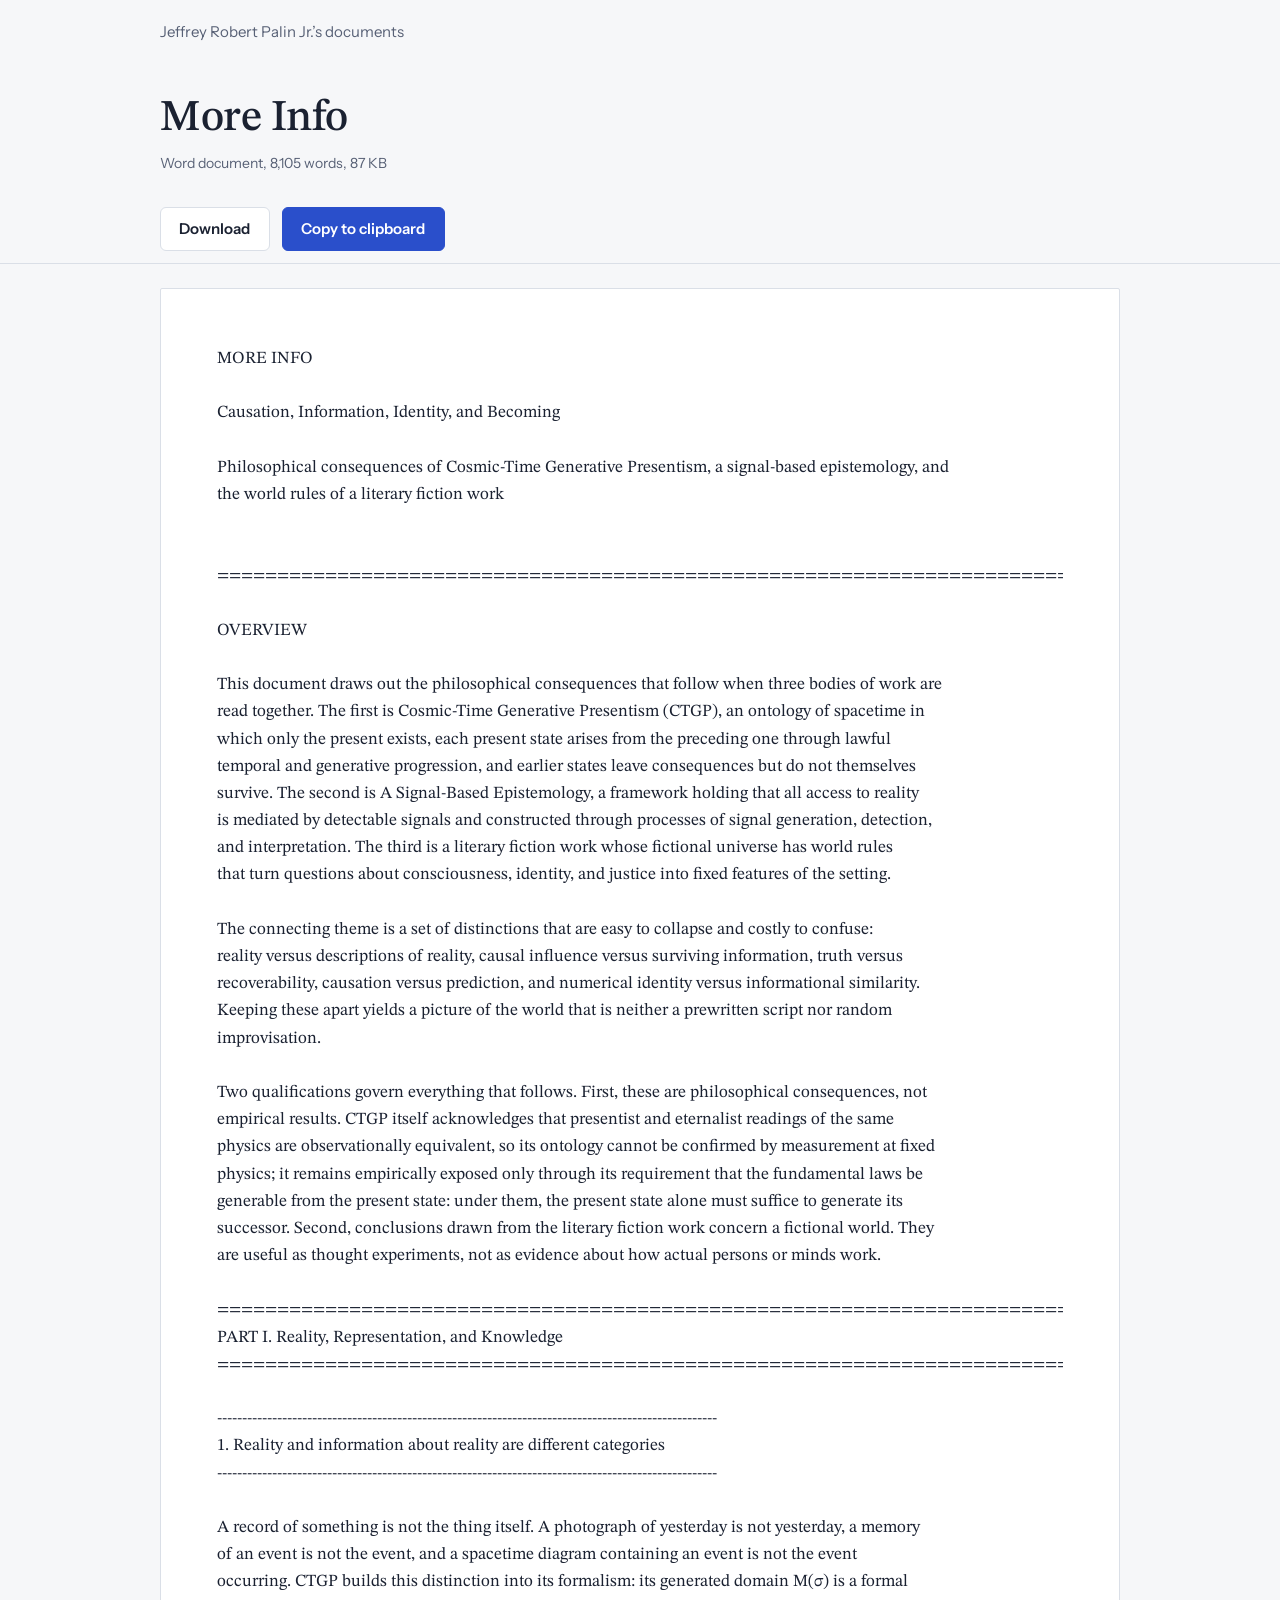
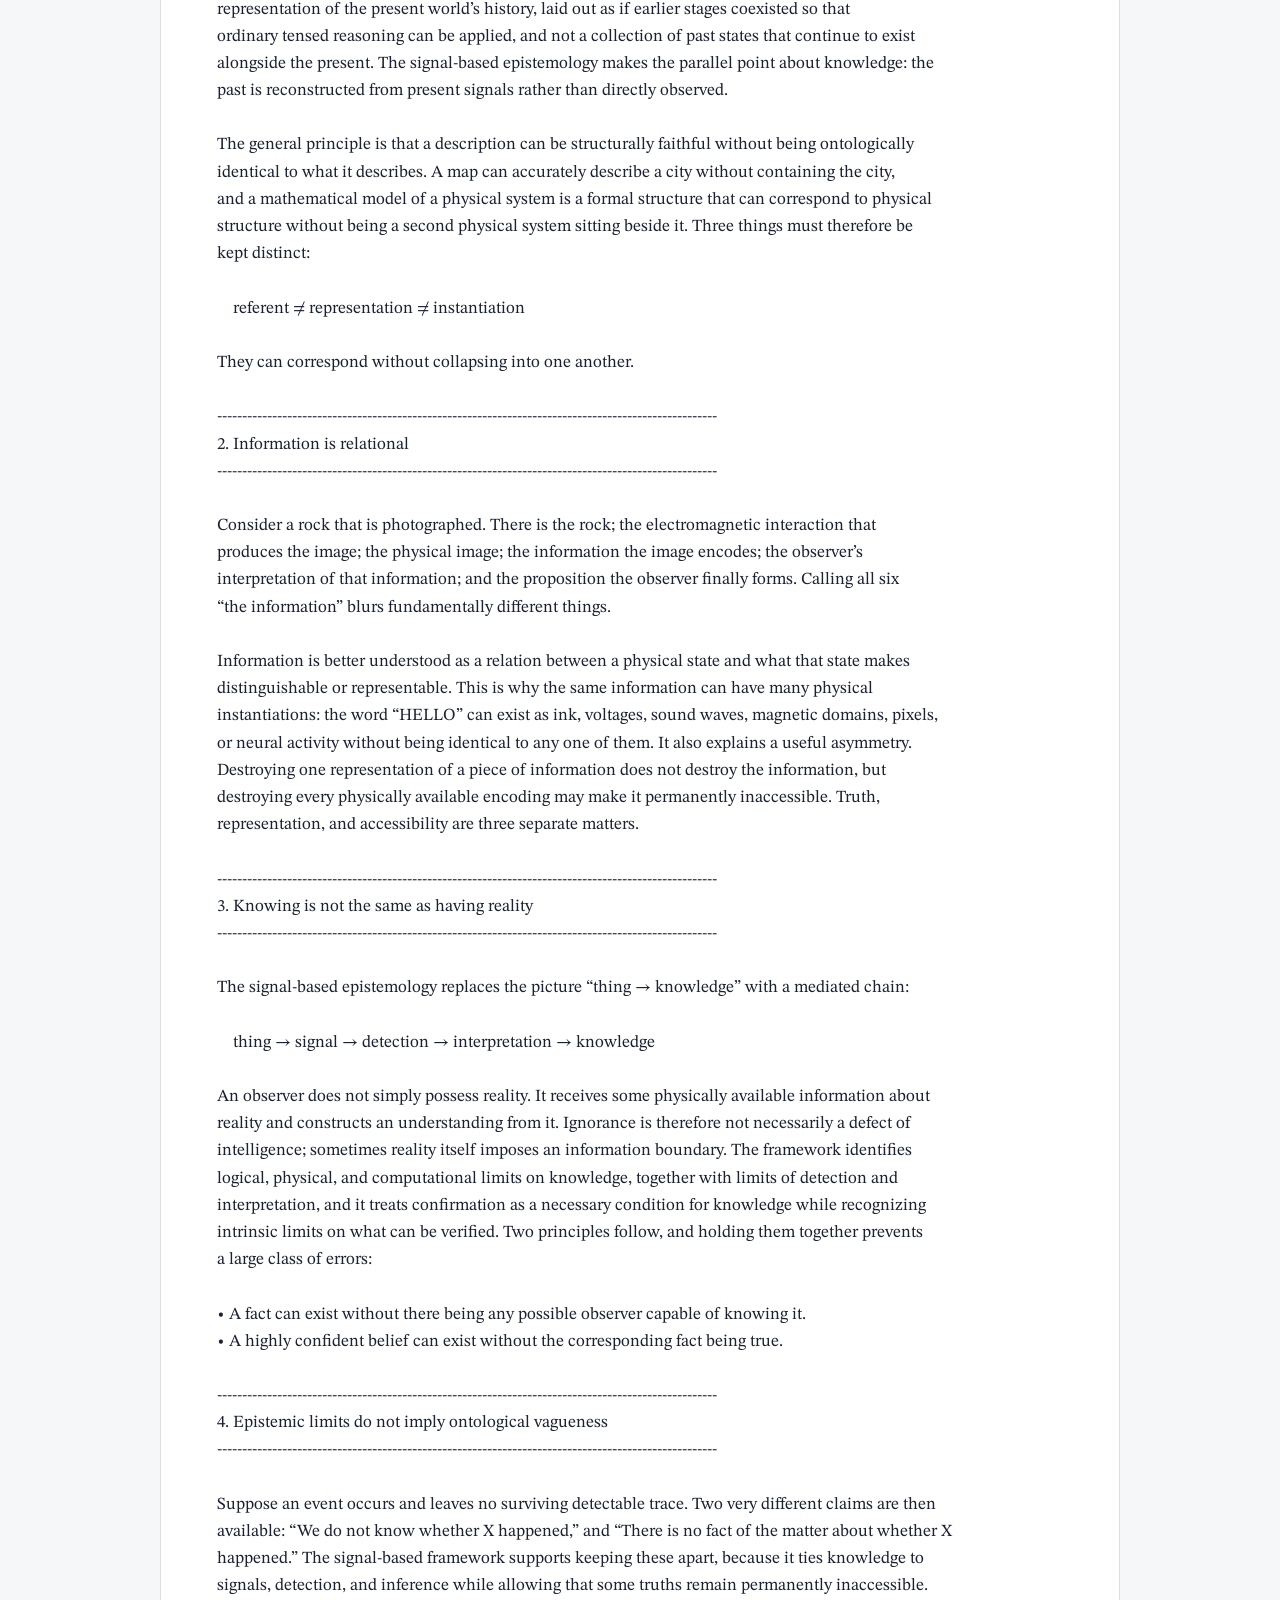
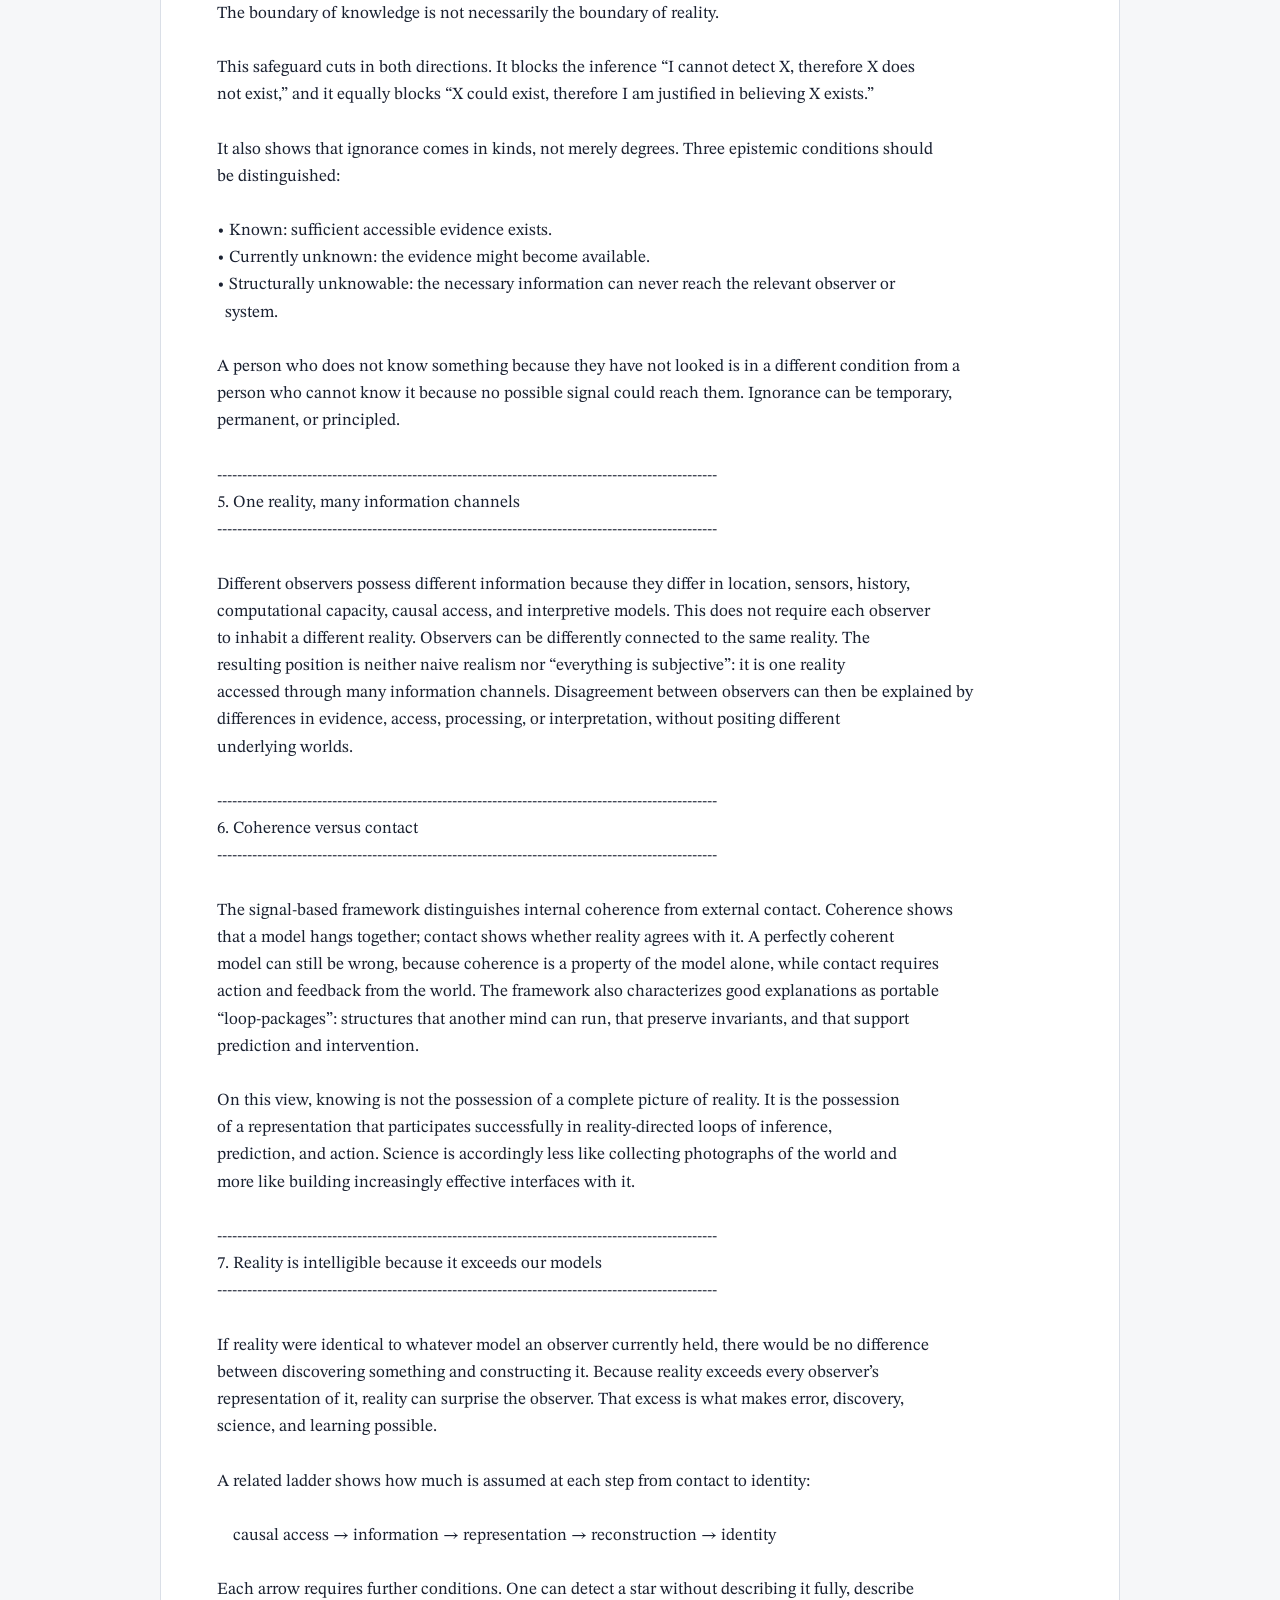
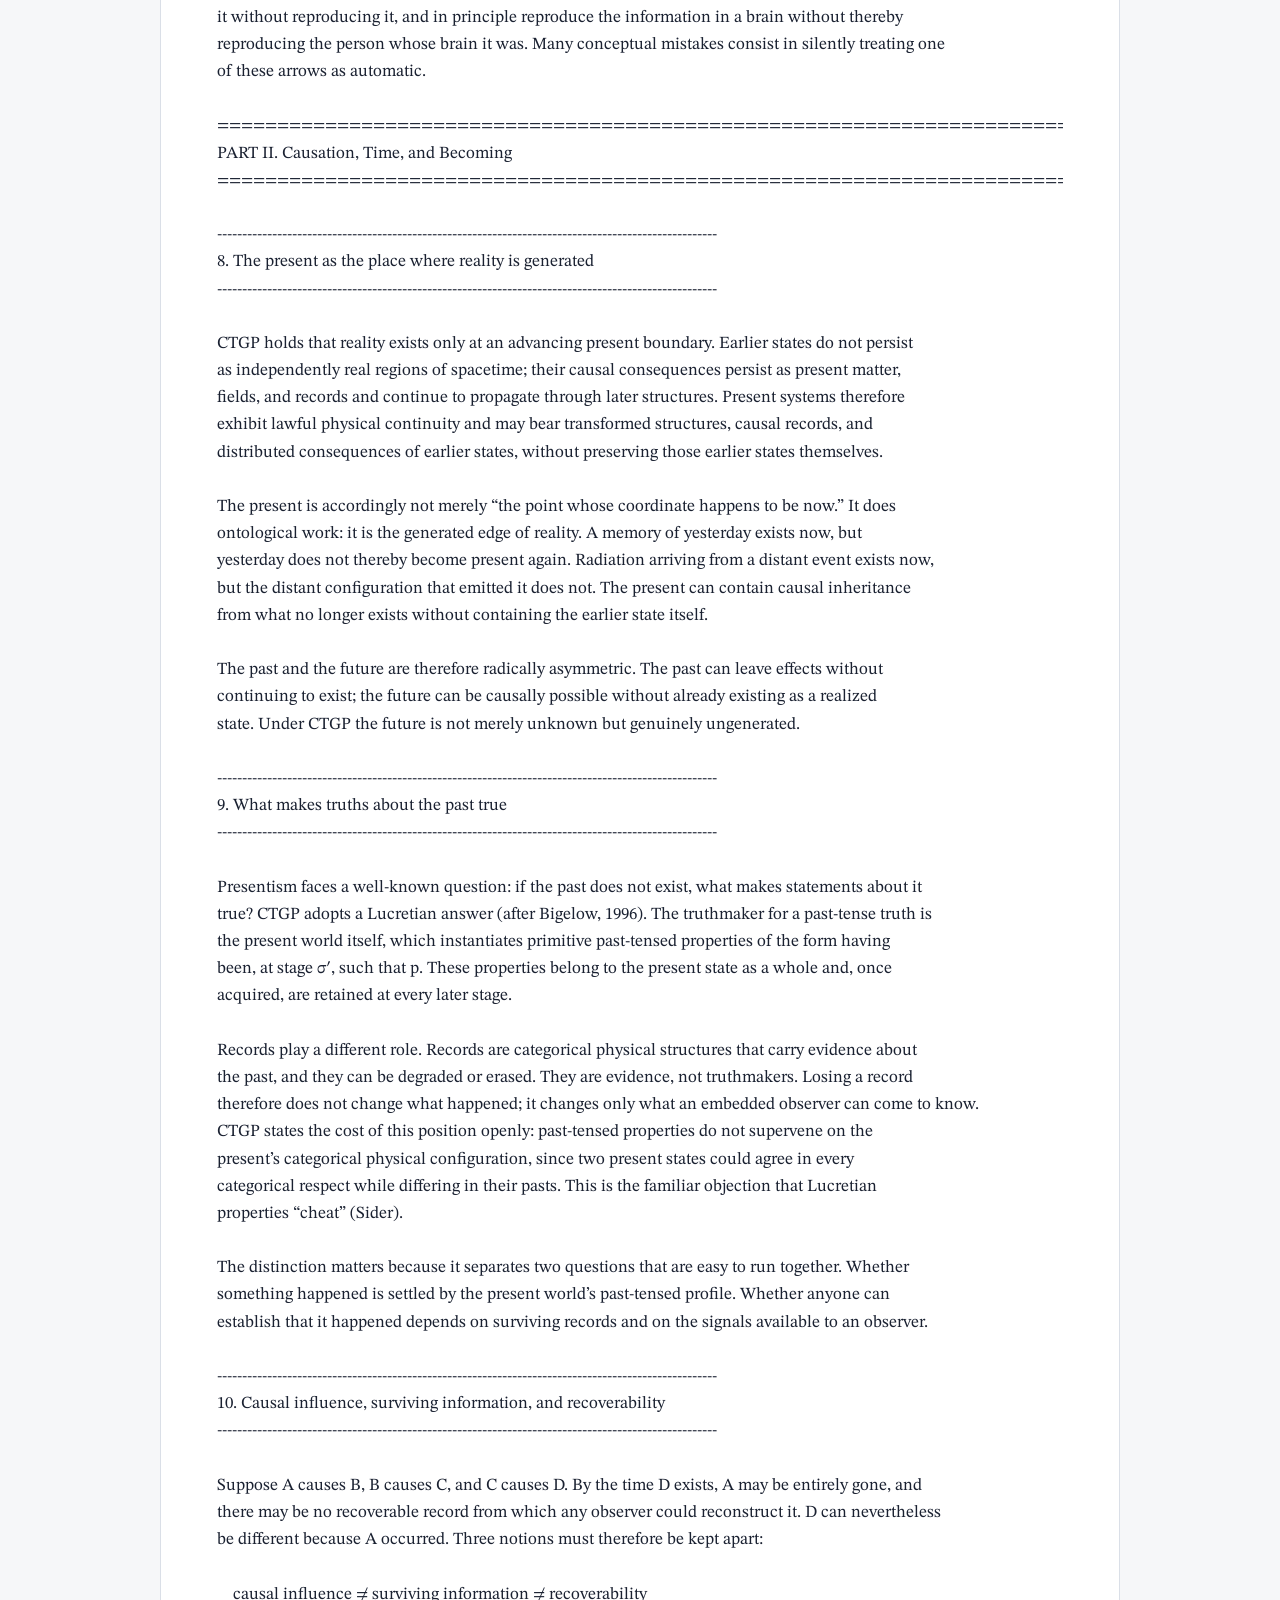
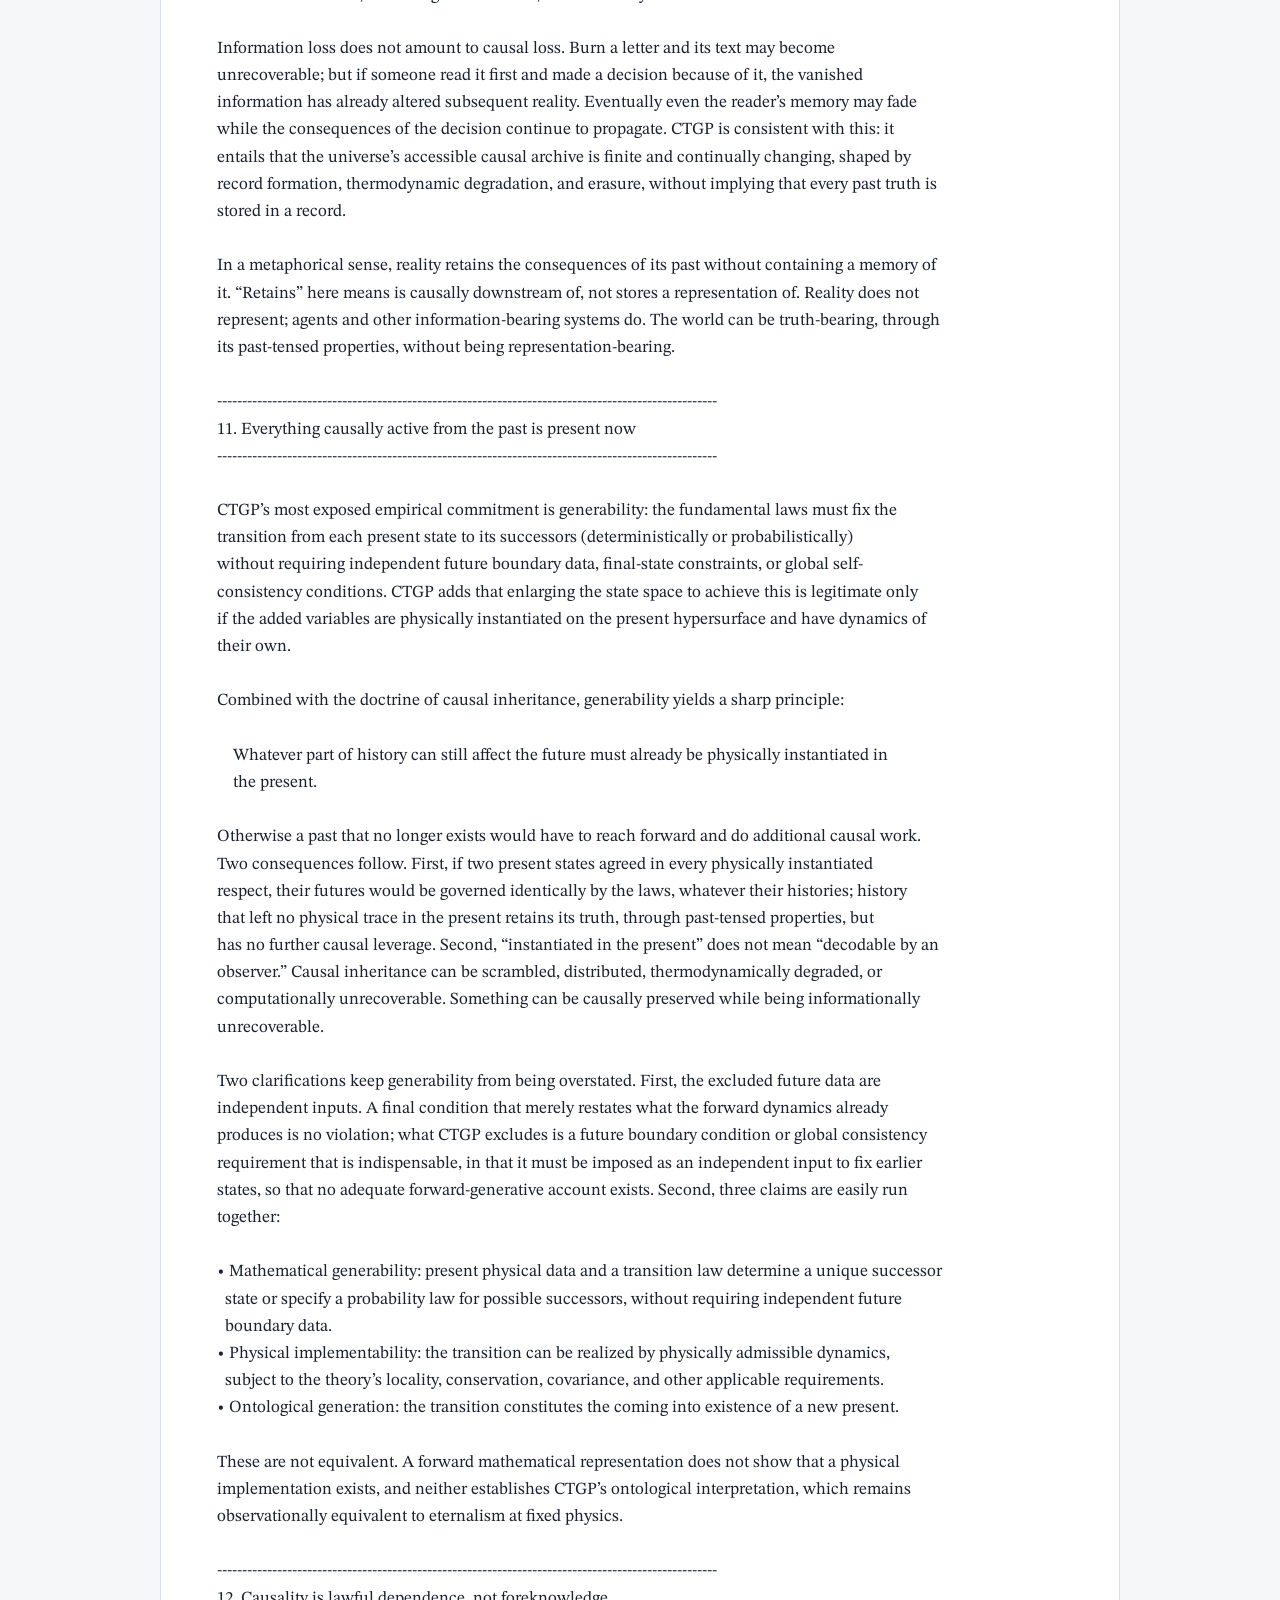
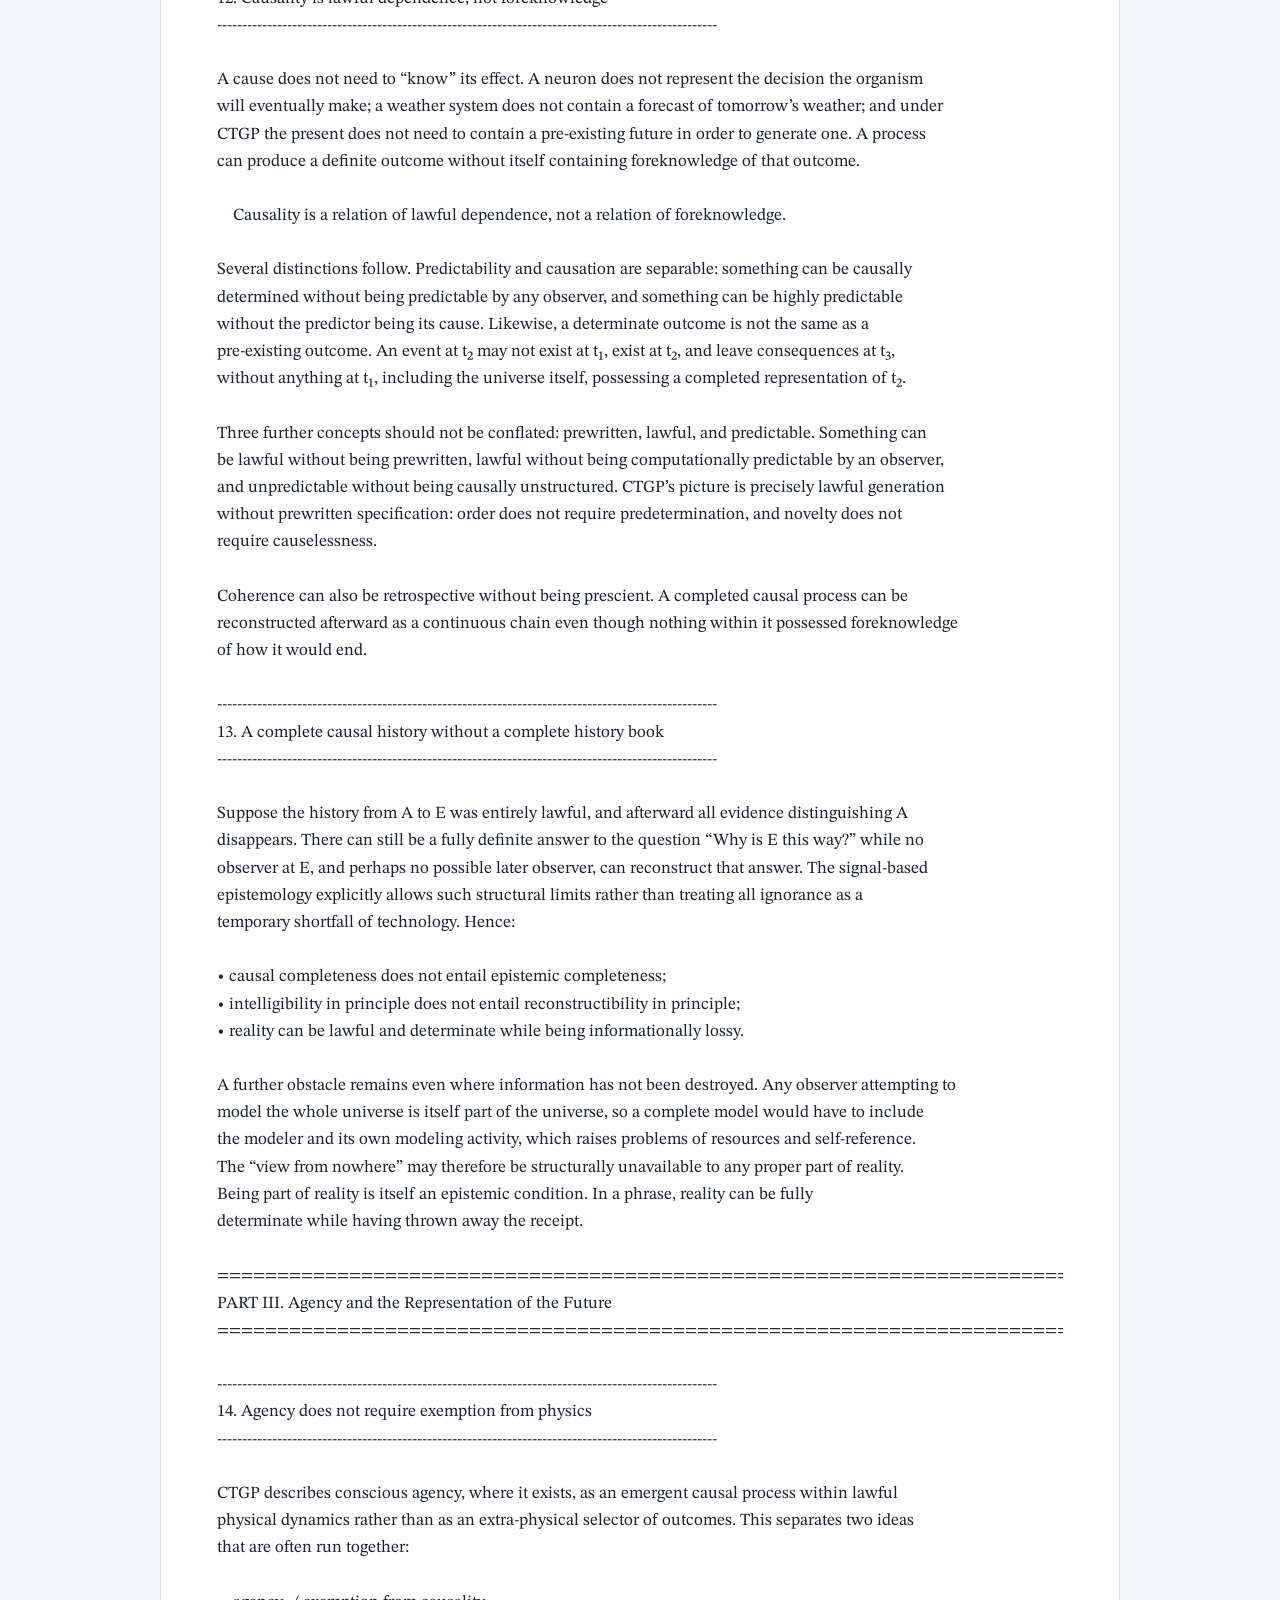
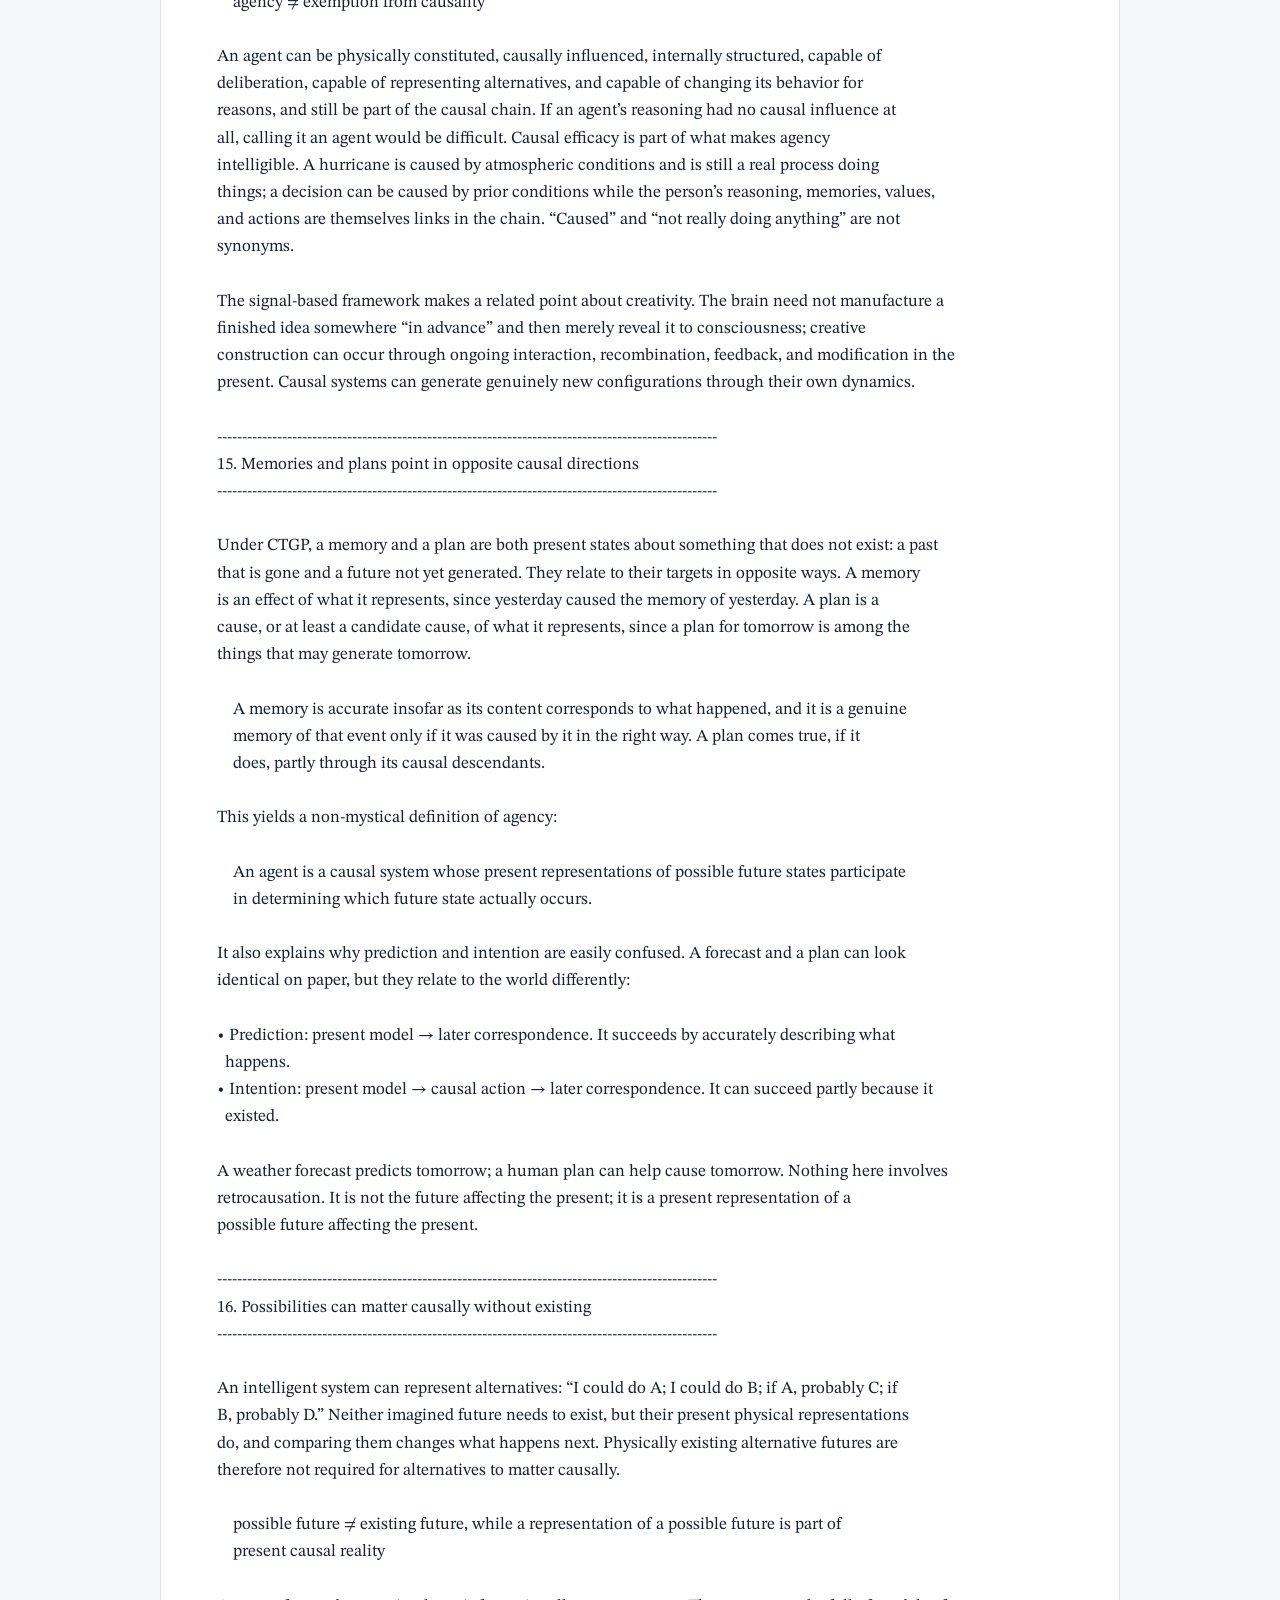
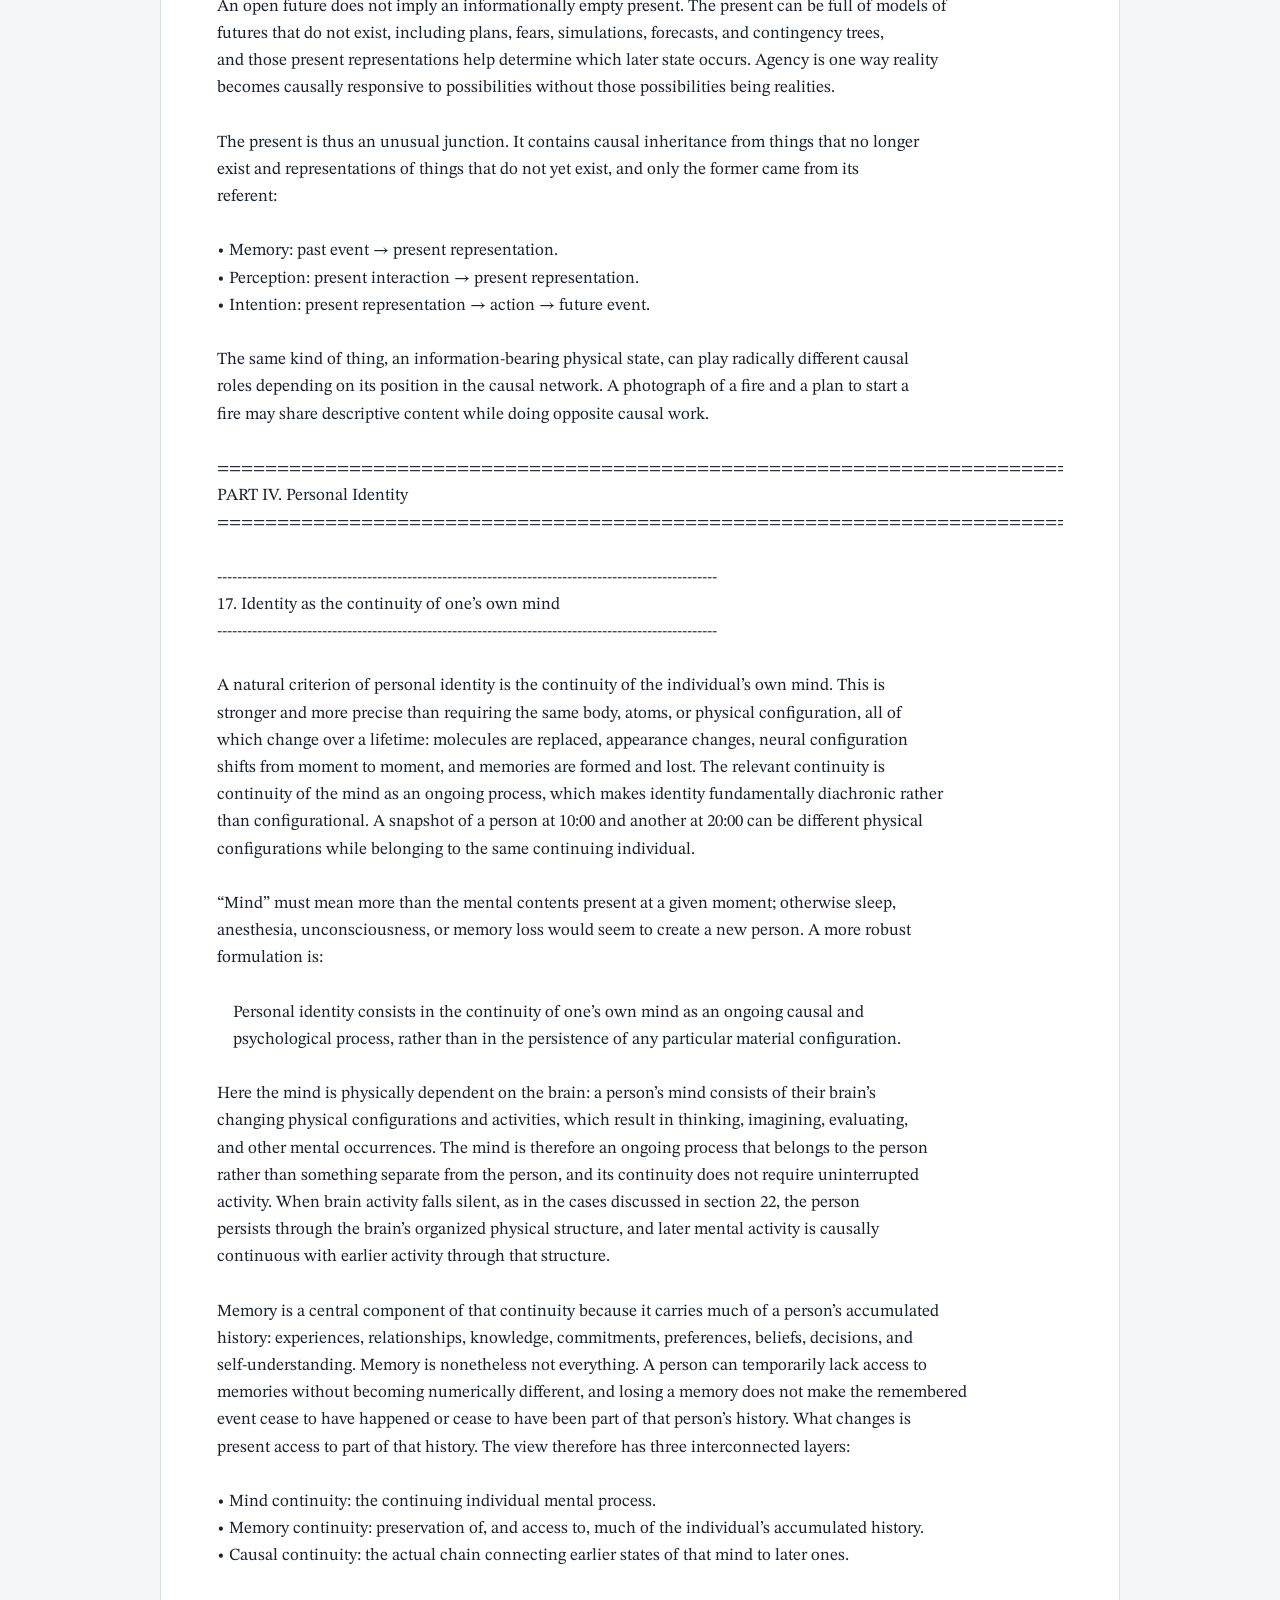
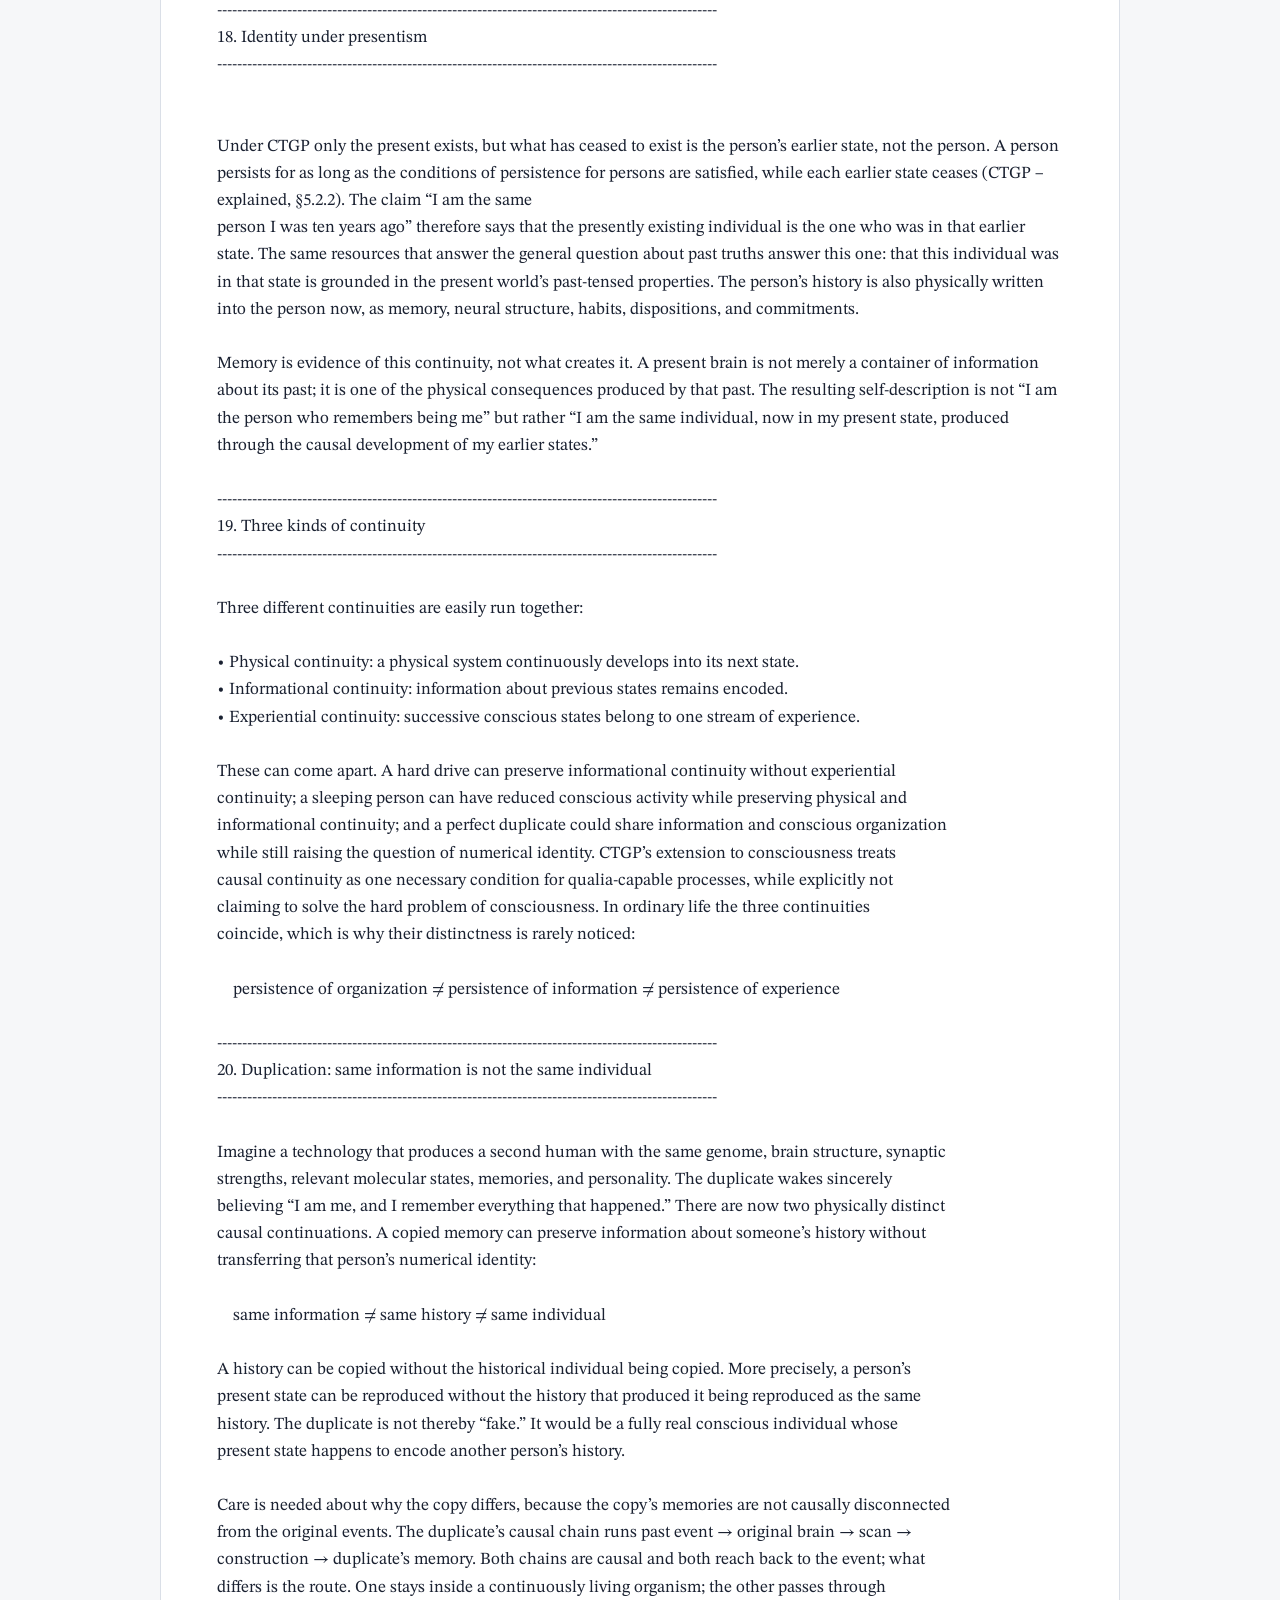
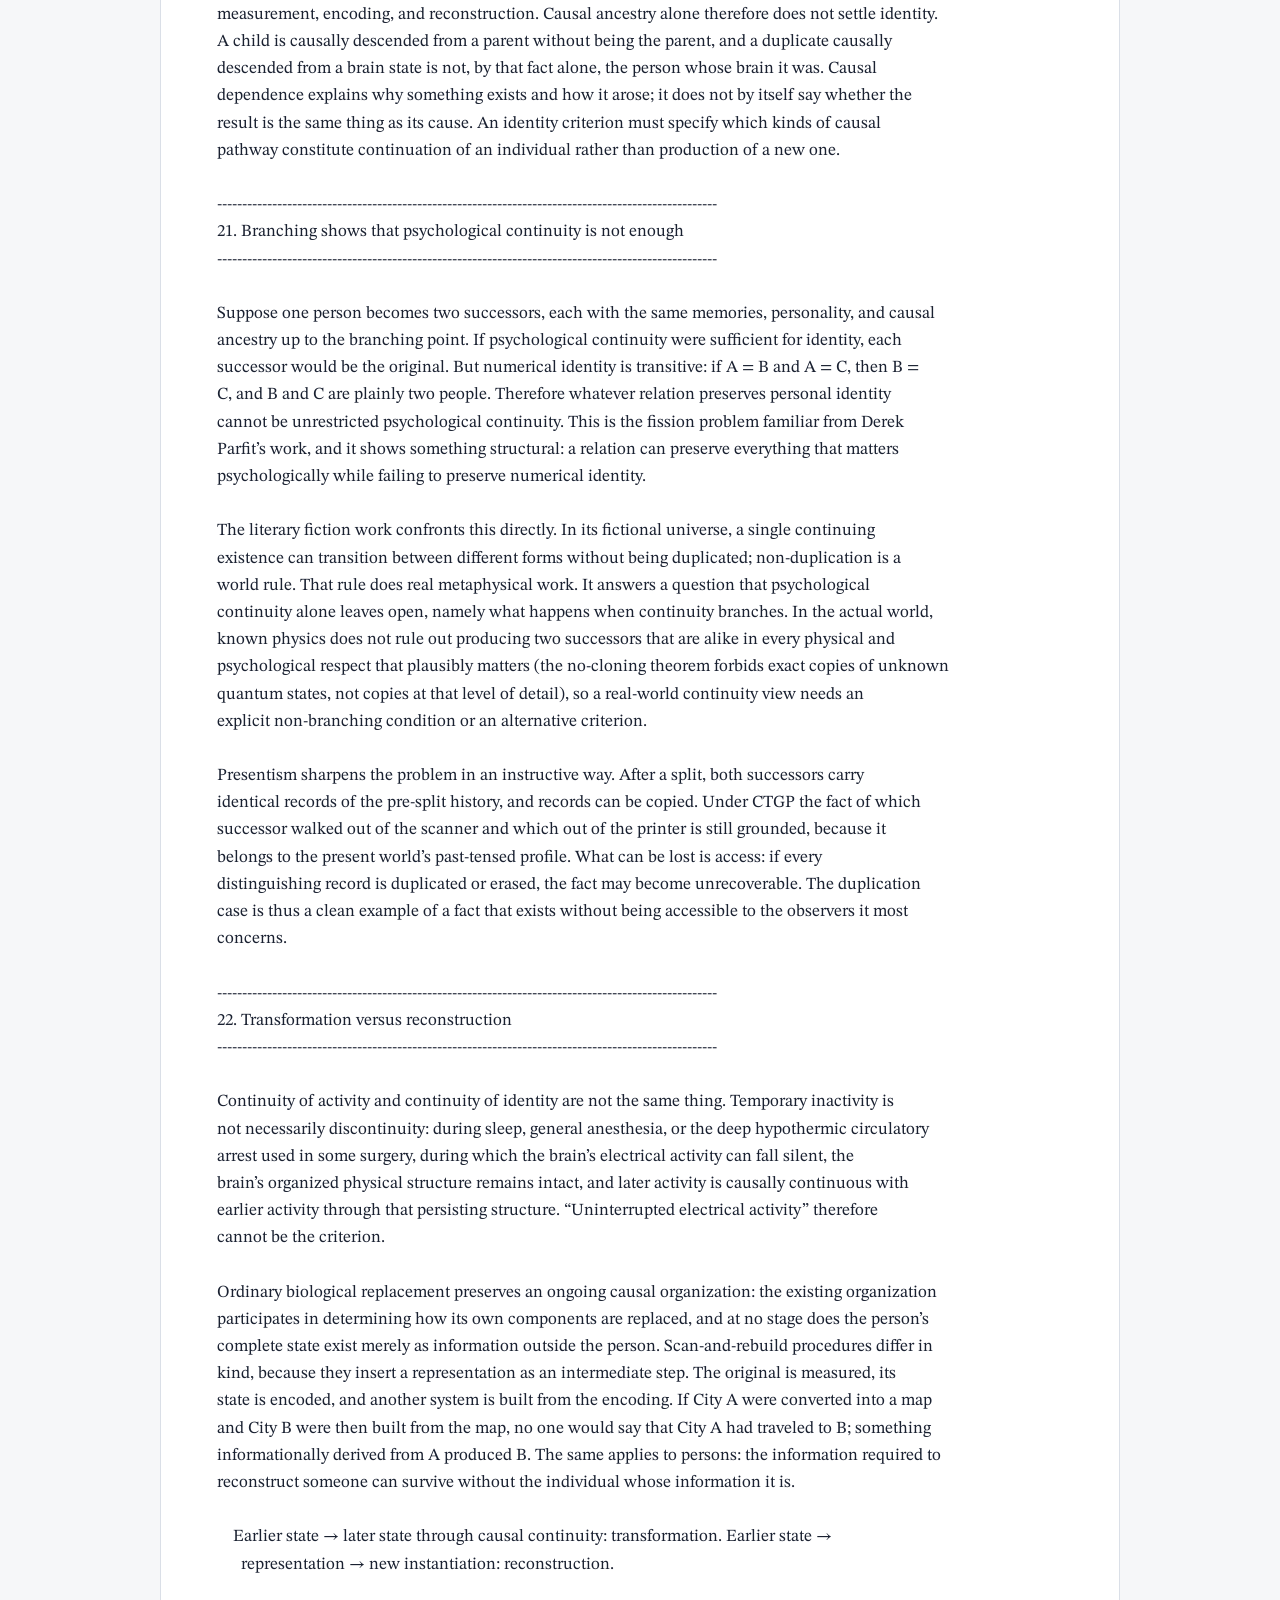
<file: more-info.html>
<!doctype html>
<html lang="en">
<head>
<meta charset="utf-8">
<meta name="viewport" content="width=device-width, initial-scale=1">
<title>More Info | Jeffrey Robert Palin Jr.'s documents</title>
<meta name="description" content="Full text of “More Info” by Jeffrey Robert Palin Jr.">
<meta name="color-scheme" content="light dark">
<link rel="preload" href="STIXTwoText.woff" as="font" type="font/woff" crossorigin>
<link rel="stylesheet" href="style.css">
</head>
<body class="doc-page">
<header class="site-head">
  <a class="site-link" href="index.html">Jeffrey Robert Palin Jr.’s documents</a>
</header>
<main>
  <div class="doc-head">
    <h1 class="doc-title">More Info</h1>
    <p class="doc-meta">Word document, 8,105 words, 87 KB</p>
  </div>
  <div class="actions" role="toolbar" aria-label="Document actions">
    <div class="actions-inner">
      <a class="btn btn-quiet" href="More%20Info%20%28%2B%20Signal-Based%20Epistemology%20%2B%20Free%20Will%29.docx" download="More Info (+ Signal-Based Epistemology + Free Will).docx">Download</a>
      <button class="btn btn-ink" type="button" id="copy-button" data-words="8,105">Copy to clipboard</button>
      <p class="copy-status" id="copy-status" role="status" aria-live="polite"></p>
    </div>
  </div>
  <article class="sheet-page">
    <div class="doc-text" id="document-text">MORE INFO

Causation, Information, Identity, and Becoming

Philosophical consequences of Cosmic-Time Generative Presentism, a signal-based epistemology, and
the world rules of a literary fiction work


<span class="rule-line">====================================================================================================</span>

OVERVIEW

This document draws out the philosophical consequences that follow when three bodies of work are
read together. The first is Cosmic-Time Generative Presentism (CTGP), an ontology of spacetime in
which only the present exists, each present state arises from the preceding one through lawful
temporal and generative progression, and earlier states leave consequences but do not themselves
survive. The second is A Signal-Based Epistemology, a framework holding that all access to reality
is mediated by detectable signals and constructed through processes of signal generation, detection,
and interpretation. The third is a literary fiction work whose fictional universe has world rules
that turn questions about consciousness, identity, and justice into fixed features of the setting.

The connecting theme is a set of distinctions that are easy to collapse and costly to confuse:
reality versus descriptions of reality, causal influence versus surviving information, truth versus
recoverability, causation versus prediction, and numerical identity versus informational similarity.
Keeping these apart yields a picture of the world that is neither a prewritten script nor random
improvisation.

Two qualifications govern everything that follows. First, these are philosophical consequences, not
empirical results. CTGP itself acknowledges that presentist and eternalist readings of the same
physics are observationally equivalent, so its ontology cannot be confirmed by measurement at fixed
physics; it remains empirically exposed only through its requirement that the fundamental laws be
generable from the present state: under them, the present state alone must suffice to generate its
successor. Second, conclusions drawn from the literary fiction work concern a fictional world. They
are useful as thought experiments, not as evidence about how actual persons or minds work.

<span class="rule-line">====================================================================================================</span>
PART I. Reality, Representation, and Knowledge
<span class="rule-line">====================================================================================================</span>

<span class="rule-line">----------------------------------------------------------------------------------------------------</span>
1. Reality and information about reality are different categories
<span class="rule-line">----------------------------------------------------------------------------------------------------</span>

A record of something is not the thing itself. A photograph of yesterday is not yesterday, a memory
of an event is not the event, and a spacetime diagram containing an event is not the event
occurring. CTGP builds this distinction into its formalism: its generated domain M(σ) is a formal
representation of the present world’s history, laid out as if earlier stages coexisted so that
ordinary tensed reasoning can be applied, and not a collection of past states that continue to exist
alongside the present. The signal-based epistemology makes the parallel point about knowledge: the
past is reconstructed from present signals rather than directly observed.

The general principle is that a description can be structurally faithful without being ontologically
identical to what it describes. A map can accurately describe a city without containing the city,
and a mathematical model of a physical system is a formal structure that can correspond to physical
structure without being a second physical system sitting beside it. Three things must therefore be
kept distinct:

    referent ≠ representation ≠ instantiation

They can correspond without collapsing into one another.

<span class="rule-line">----------------------------------------------------------------------------------------------------</span>
2. Information is relational
<span class="rule-line">----------------------------------------------------------------------------------------------------</span>

Consider a rock that is photographed. There is the rock; the electromagnetic interaction that
produces the image; the physical image; the information the image encodes; the observer’s
interpretation of that information; and the proposition the observer finally forms. Calling all six
“the information” blurs fundamentally different things.

Information is better understood as a relation between a physical state and what that state makes
distinguishable or representable. This is why the same information can have many physical
instantiations: the word “HELLO” can exist as ink, voltages, sound waves, magnetic domains, pixels,
or neural activity without being identical to any one of them. It also explains a useful asymmetry.
Destroying one representation of a piece of information does not destroy the information, but
destroying every physically available encoding may make it permanently inaccessible. Truth,
representation, and accessibility are three separate matters.

<span class="rule-line">----------------------------------------------------------------------------------------------------</span>
3. Knowing is not the same as having reality
<span class="rule-line">----------------------------------------------------------------------------------------------------</span>

The signal-based epistemology replaces the picture “thing → knowledge” with a mediated chain:

    thing → signal → detection → interpretation → knowledge

An observer does not simply possess reality. It receives some physically available information about
reality and constructs an understanding from it. Ignorance is therefore not necessarily a defect of
intelligence; sometimes reality itself imposes an information boundary. The framework identifies
logical, physical, and computational limits on knowledge, together with limits of detection and
interpretation, and it treats confirmation as a necessary condition for knowledge while recognizing
intrinsic limits on what can be verified. Two principles follow, and holding them together prevents
a large class of errors:

• A fact can exist without there being any possible observer capable of knowing it.
• A highly confident belief can exist without the corresponding fact being true.

<span class="rule-line">----------------------------------------------------------------------------------------------------</span>
4. Epistemic limits do not imply ontological vagueness
<span class="rule-line">----------------------------------------------------------------------------------------------------</span>

Suppose an event occurs and leaves no surviving detectable trace. Two very different claims are then
available: “We do not know whether X happened,” and “There is no fact of the matter about whether X
happened.” The signal-based framework supports keeping these apart, because it ties knowledge to
signals, detection, and inference while allowing that some truths remain permanently inaccessible.
The boundary of knowledge is not necessarily the boundary of reality.

This safeguard cuts in both directions. It blocks the inference “I cannot detect X, therefore X does
not exist,” and it equally blocks “X could exist, therefore I am justified in believing X exists.”

It also shows that ignorance comes in kinds, not merely degrees. Three epistemic conditions should
be distinguished:

• Known: sufficient accessible evidence exists.
• Currently unknown: the evidence might become available.
• Structurally unknowable: the necessary information can never reach the relevant observer or
  system.

A person who does not know something because they have not looked is in a different condition from a
person who cannot know it because no possible signal could reach them. Ignorance can be temporary,
permanent, or principled.

<span class="rule-line">----------------------------------------------------------------------------------------------------</span>
5. One reality, many information channels
<span class="rule-line">----------------------------------------------------------------------------------------------------</span>

Different observers possess different information because they differ in location, sensors, history,
computational capacity, causal access, and interpretive models. This does not require each observer
to inhabit a different reality. Observers can be differently connected to the same reality. The
resulting position is neither naive realism nor “everything is subjective”: it is one reality
accessed through many information channels. Disagreement between observers can then be explained by
differences in evidence, access, processing, or interpretation, without positing different
underlying worlds.

<span class="rule-line">----------------------------------------------------------------------------------------------------</span>
6. Coherence versus contact
<span class="rule-line">----------------------------------------------------------------------------------------------------</span>

The signal-based framework distinguishes internal coherence from external contact. Coherence shows
that a model hangs together; contact shows whether reality agrees with it. A perfectly coherent
model can still be wrong, because coherence is a property of the model alone, while contact requires
action and feedback from the world. The framework also characterizes good explanations as portable
“loop-packages”: structures that another mind can run, that preserve invariants, and that support
prediction and intervention.

On this view, knowing is not the possession of a complete picture of reality. It is the possession
of a representation that participates successfully in reality-directed loops of inference,
prediction, and action. Science is accordingly less like collecting photographs of the world and
more like building increasingly effective interfaces with it.

<span class="rule-line">----------------------------------------------------------------------------------------------------</span>
7. Reality is intelligible because it exceeds our models
<span class="rule-line">----------------------------------------------------------------------------------------------------</span>

If reality were identical to whatever model an observer currently held, there would be no difference
between discovering something and constructing it. Because reality exceeds every observer’s
representation of it, reality can surprise the observer. That excess is what makes error, discovery,
science, and learning possible.

A related ladder shows how much is assumed at each step from contact to identity:

    causal access → information → representation → reconstruction → identity

Each arrow requires further conditions. One can detect a star without describing it fully, describe
it without reproducing it, and in principle reproduce the information in a brain without thereby
reproducing the person whose brain it was. Many conceptual mistakes consist in silently treating one
of these arrows as automatic.

<span class="rule-line">====================================================================================================</span>
PART II. Causation, Time, and Becoming
<span class="rule-line">====================================================================================================</span>

<span class="rule-line">----------------------------------------------------------------------------------------------------</span>
8. The present as the place where reality is generated
<span class="rule-line">----------------------------------------------------------------------------------------------------</span>

CTGP holds that reality exists only at an advancing present boundary. Earlier states do not persist
as independently real regions of spacetime; their causal consequences persist as present matter,
fields, and records and continue to propagate through later structures. Present systems therefore
exhibit lawful physical continuity and may bear transformed structures, causal records, and
distributed consequences of earlier states, without preserving those earlier states themselves.

The present is accordingly not merely “the point whose coordinate happens to be now.” It does
ontological work: it is the generated edge of reality. A memory of yesterday exists now, but
yesterday does not thereby become present again. Radiation arriving from a distant event exists now,
but the distant configuration that emitted it does not. The present can contain causal inheritance
from what no longer exists without containing the earlier state itself.

The past and the future are therefore radically asymmetric. The past can leave effects without
continuing to exist; the future can be causally possible without already existing as a realized
state. Under CTGP the future is not merely unknown but genuinely ungenerated.

<span class="rule-line">----------------------------------------------------------------------------------------------------</span>
9. What makes truths about the past true
<span class="rule-line">----------------------------------------------------------------------------------------------------</span>

Presentism faces a well-known question: if the past does not exist, what makes statements about it
true? CTGP adopts a Lucretian answer (after Bigelow, 1996). The truthmaker for a past-tense truth is
the present world itself, which instantiates primitive past-tensed properties of the form having
been, at stage σ′, such that p. These properties belong to the present state as a whole and, once
acquired, are retained at every later stage.

Records play a different role. Records are categorical physical structures that carry evidence about
the past, and they can be degraded or erased. They are evidence, not truthmakers. Losing a record
therefore does not change what happened; it changes only what an embedded observer can come to know.
CTGP states the cost of this position openly: past-tensed properties do not supervene on the
present’s categorical physical configuration, since two present states could agree in every
categorical respect while differing in their pasts. This is the familiar objection that Lucretian
properties “cheat” (Sider).

The distinction matters because it separates two questions that are easy to run together. Whether
something happened is settled by the present world’s past-tensed profile. Whether anyone can
establish that it happened depends on surviving records and on the signals available to an observer.

<span class="rule-line">----------------------------------------------------------------------------------------------------</span>
10. Causal influence, surviving information, and recoverability
<span class="rule-line">----------------------------------------------------------------------------------------------------</span>

Suppose A causes B, B causes C, and C causes D. By the time D exists, A may be entirely gone, and
there may be no recoverable record from which any observer could reconstruct it. D can nevertheless
be different because A occurred. Three notions must therefore be kept apart:

    causal influence ≠ surviving information ≠ recoverability

Information loss does not amount to causal loss. Burn a letter and its text may become
unrecoverable; but if someone read it first and made a decision because of it, the vanished
information has already altered subsequent reality. Eventually even the reader’s memory may fade
while the consequences of the decision continue to propagate. CTGP is consistent with this: it
entails that the universe’s accessible causal archive is finite and continually changing, shaped by
record formation, thermodynamic degradation, and erasure, without implying that every past truth is
stored in a record.

In a metaphorical sense, reality retains the consequences of its past without containing a memory of
it. “Retains” here means is causally downstream of, not stores a representation of. Reality does not
represent; agents and other information-bearing systems do. The world can be truth-bearing, through
its past-tensed properties, without being representation-bearing.

<span class="rule-line">----------------------------------------------------------------------------------------------------</span>
11. Everything causally active from the past is present now
<span class="rule-line">----------------------------------------------------------------------------------------------------</span>

CTGP’s most exposed empirical commitment is generability: the fundamental laws must fix the
transition from each present state to its successors (deterministically or probabilistically)
without requiring independent future boundary data, final-state constraints, or global self-
consistency conditions. CTGP adds that enlarging the state space to achieve this is legitimate only
if the added variables are physically instantiated on the present hypersurface and have dynamics of
their own.

Combined with the doctrine of causal inheritance, generability yields a sharp principle:

    Whatever part of history can still affect the future must already be physically instantiated in
    the present.

Otherwise a past that no longer exists would have to reach forward and do additional causal work.
Two consequences follow. First, if two present states agreed in every physically instantiated
respect, their futures would be governed identically by the laws, whatever their histories; history
that left no physical trace in the present retains its truth, through past-tensed properties, but
has no further causal leverage. Second, “instantiated in the present” does not mean “decodable by an
observer.” Causal inheritance can be scrambled, distributed, thermodynamically degraded, or
computationally unrecoverable. Something can be causally preserved while being informationally
unrecoverable.

Two clarifications keep generability from being overstated. First, the excluded future data are
independent inputs. A final condition that merely restates what the forward dynamics already
produces is no violation; what CTGP excludes is a future boundary condition or global consistency
requirement that is indispensable, in that it must be imposed as an independent input to fix earlier
states, so that no adequate forward-generative account exists. Second, three claims are easily run
together:

• Mathematical generability: present physical data and a transition law determine a unique successor
  state or specify a probability law for possible successors, without requiring independent future
  boundary data.
• Physical implementability: the transition can be realized by physically admissible dynamics,
  subject to the theory’s locality, conservation, covariance, and other applicable requirements.
• Ontological generation: the transition constitutes the coming into existence of a new present.

These are not equivalent. A forward mathematical representation does not show that a physical
implementation exists, and neither establishes CTGP’s ontological interpretation, which remains
observationally equivalent to eternalism at fixed physics.

<span class="rule-line">----------------------------------------------------------------------------------------------------</span>
12. Causality is lawful dependence, not foreknowledge
<span class="rule-line">----------------------------------------------------------------------------------------------------</span>

A cause does not need to “know” its effect. A neuron does not represent the decision the organism
will eventually make; a weather system does not contain a forecast of tomorrow’s weather; and under
CTGP the present does not need to contain a pre-existing future in order to generate one. A process
can produce a definite outcome without itself containing foreknowledge of that outcome.

    Causality is a relation of lawful dependence, not a relation of foreknowledge.

Several distinctions follow. Predictability and causation are separable: something can be causally
determined without being predictable by any observer, and something can be highly predictable
without the predictor being its cause. Likewise, a determinate outcome is not the same as a
pre-existing outcome. An event at t₂ may not exist at t₁, exist at t₂, and leave consequences at t₃,
without anything at t₁, including the universe itself, possessing a completed representation of t₂.

Three further concepts should not be conflated: prewritten, lawful, and predictable. Something can
be lawful without being prewritten, lawful without being computationally predictable by an observer,
and unpredictable without being causally unstructured. CTGP’s picture is precisely lawful generation
without prewritten specification: order does not require predetermination, and novelty does not
require causelessness.

Coherence can also be retrospective without being prescient. A completed causal process can be
reconstructed afterward as a continuous chain even though nothing within it possessed foreknowledge
of how it would end.

<span class="rule-line">----------------------------------------------------------------------------------------------------</span>
13. A complete causal history without a complete history book
<span class="rule-line">----------------------------------------------------------------------------------------------------</span>

Suppose the history from A to E was entirely lawful, and afterward all evidence distinguishing A
disappears. There can still be a fully definite answer to the question “Why is E this way?” while no
observer at E, and perhaps no possible later observer, can reconstruct that answer. The signal-based
epistemology explicitly allows such structural limits rather than treating all ignorance as a
temporary shortfall of technology. Hence:

• causal completeness does not entail epistemic completeness;
• intelligibility in principle does not entail reconstructibility in principle;
• reality can be lawful and determinate while being informationally lossy.

A further obstacle remains even where information has not been destroyed. Any observer attempting to
model the whole universe is itself part of the universe, so a complete model would have to include
the modeler and its own modeling activity, which raises problems of resources and self-reference.
The “view from nowhere” may therefore be structurally unavailable to any proper part of reality.
Being part of reality is itself an epistemic condition. In a phrase, reality can be fully
determinate while having thrown away the receipt.

<span class="rule-line">====================================================================================================</span>
PART III. Agency and the Representation of the Future
<span class="rule-line">====================================================================================================</span>

<span class="rule-line">----------------------------------------------------------------------------------------------------</span>
14. Agency does not require exemption from physics
<span class="rule-line">----------------------------------------------------------------------------------------------------</span>

CTGP describes conscious agency, where it exists, as an emergent causal process within lawful
physical dynamics rather than as an extra-physical selector of outcomes. This separates two ideas
that are often run together:

    agency ≠ exemption from causality

An agent can be physically constituted, causally influenced, internally structured, capable of
deliberation, capable of representing alternatives, and capable of changing its behavior for
reasons, and still be part of the causal chain. If an agent’s reasoning had no causal influence at
all, calling it an agent would be difficult. Causal efficacy is part of what makes agency
intelligible. A hurricane is caused by atmospheric conditions and is still a real process doing
things; a decision can be caused by prior conditions while the person’s reasoning, memories, values,
and actions are themselves links in the chain. “Caused” and “not really doing anything” are not
synonyms.

The signal-based framework makes a related point about creativity. The brain need not manufacture a
finished idea somewhere “in advance” and then merely reveal it to consciousness; creative
construction can occur through ongoing interaction, recombination, feedback, and modification in the
present. Causal systems can generate genuinely new configurations through their own dynamics.

<span class="rule-line">----------------------------------------------------------------------------------------------------</span>
15. Memories and plans point in opposite causal directions
<span class="rule-line">----------------------------------------------------------------------------------------------------</span>

Under CTGP, a memory and a plan are both present states about something that does not exist: a past
that is gone and a future not yet generated. They relate to their targets in opposite ways. A memory
is an effect of what it represents, since yesterday caused the memory of yesterday. A plan is a
cause, or at least a candidate cause, of what it represents, since a plan for tomorrow is among the
things that may generate tomorrow.

    A memory is accurate insofar as its content corresponds to what happened, and it is a genuine
    memory of that event only if it was caused by it in the right way. A plan comes true, if it
    does, partly through its causal descendants.

This yields a non-mystical definition of agency:

    An agent is a causal system whose present representations of possible future states participate
    in determining which future state actually occurs.

It also explains why prediction and intention are easily confused. A forecast and a plan can look
identical on paper, but they relate to the world differently:

• Prediction: present model → later correspondence. It succeeds by accurately describing what
  happens.
• Intention: present model → causal action → later correspondence. It can succeed partly because it
  existed.

A weather forecast predicts tomorrow; a human plan can help cause tomorrow. Nothing here involves
retrocausation. It is not the future affecting the present; it is a present representation of a
possible future affecting the present.

<span class="rule-line">----------------------------------------------------------------------------------------------------</span>
16. Possibilities can matter causally without existing
<span class="rule-line">----------------------------------------------------------------------------------------------------</span>

An intelligent system can represent alternatives: “I could do A; I could do B; if A, probably C; if
B, probably D.” Neither imagined future needs to exist, but their present physical representations
do, and comparing them changes what happens next. Physically existing alternative futures are
therefore not required for alternatives to matter causally.

    possible future ≠ existing future, while a representation of a possible future is part of
    present causal reality

An open future does not imply an informationally empty present. The present can be full of models of
futures that do not exist, including plans, fears, simulations, forecasts, and contingency trees,
and those present representations help determine which later state occurs. Agency is one way reality
becomes causally responsive to possibilities without those possibilities being realities.

The present is thus an unusual junction. It contains causal inheritance from things that no longer
exist and representations of things that do not yet exist, and only the former came from its
referent:

• Memory: past event → present representation.
• Perception: present interaction → present representation.
• Intention: present representation → action → future event.

The same kind of thing, an information-bearing physical state, can play radically different causal
roles depending on its position in the causal network. A photograph of a fire and a plan to start a
fire may share descriptive content while doing opposite causal work.

<span class="rule-line">====================================================================================================</span>
PART IV. Personal Identity
<span class="rule-line">====================================================================================================</span>

<span class="rule-line">----------------------------------------------------------------------------------------------------</span>
17. Identity as the continuity of one’s own mind
<span class="rule-line">----------------------------------------------------------------------------------------------------</span>

A natural criterion of personal identity is the continuity of the individual’s own mind. This is
stronger and more precise than requiring the same body, atoms, or physical configuration, all of
which change over a lifetime: molecules are replaced, appearance changes, neural configuration
shifts from moment to moment, and memories are formed and lost. The relevant continuity is
continuity of the mind as an ongoing process, which makes identity fundamentally diachronic rather
than configurational. A snapshot of a person at 10:00 and another at 20:00 can be different physical
configurations while belonging to the same continuing individual.

“Mind” must mean more than the mental contents present at a given moment; otherwise sleep,
anesthesia, unconsciousness, or memory loss would seem to create a new person. A more robust
formulation is:

    Personal identity consists in the continuity of one’s own mind as an ongoing causal and
    psychological process, rather than in the persistence of any particular material configuration.

Here the mind is physically dependent on the brain: a person’s mind consists of their brain’s
changing physical configurations and activities, which result in thinking, imagining, evaluating,
and other mental occurrences. The mind is therefore an ongoing process that belongs to the person
rather than something separate from the person, and its continuity does not require uninterrupted
activity. When brain activity falls silent, as in the cases discussed in section 22, the person
persists through the brain’s organized physical structure, and later mental activity is causally
continuous with earlier activity through that structure.

Memory is a central component of that continuity because it carries much of a person’s accumulated
history: experiences, relationships, knowledge, commitments, preferences, beliefs, decisions, and
self-understanding. Memory is nonetheless not everything. A person can temporarily lack access to
memories without becoming numerically different, and losing a memory does not make the remembered
event cease to have happened or cease to have been part of that person’s history. What changes is
present access to part of that history. The view therefore has three interconnected layers:

• Mind continuity: the continuing individual mental process.
• Memory continuity: preservation of, and access to, much of the individual’s accumulated history.
• Causal continuity: the actual chain connecting earlier states of that mind to later ones.

<span class="rule-line">----------------------------------------------------------------------------------------------------</span>
18. Identity under presentism
<span class="rule-line">----------------------------------------------------------------------------------------------------</span>


Under CTGP only the present exists, but what has ceased to exist is the person’s earlier state, not the person. A person persists for as long as the conditions of persistence for persons are satisfied, while each earlier state ceases (CTGP – explained, §5.2.2). The claim “I am the same
person I was ten years ago” therefore says that the presently existing individual is the one who was in that earlier state. The same resources that answer the general question about past truths answer this one: that this individual was in that state is grounded in the present world’s past-tensed properties. The person’s history is also physically written into the person now, as memory, neural structure, habits, dispositions, and commitments.

Memory is evidence of this continuity, not what creates it. A present brain is not merely a container of information about its past; it is one of the physical consequences produced by that past. The resulting self-description is not “I am the person who remembers being me” but rather “I am the same individual, now in my present state, produced through the causal development of my earlier states.”

<span class="rule-line">----------------------------------------------------------------------------------------------------</span>
19. Three kinds of continuity
<span class="rule-line">----------------------------------------------------------------------------------------------------</span>

Three different continuities are easily run together:

• Physical continuity: a physical system continuously develops into its next state.
• Informational continuity: information about previous states remains encoded.
• Experiential continuity: successive conscious states belong to one stream of experience.

These can come apart. A hard drive can preserve informational continuity without experiential
continuity; a sleeping person can have reduced conscious activity while preserving physical and
informational continuity; and a perfect duplicate could share information and conscious organization
while still raising the question of numerical identity. CTGP’s extension to consciousness treats
causal continuity as one necessary condition for qualia-capable processes, while explicitly not
claiming to solve the hard problem of consciousness. In ordinary life the three continuities
coincide, which is why their distinctness is rarely noticed:

    persistence of organization ≠ persistence of information ≠ persistence of experience

<span class="rule-line">----------------------------------------------------------------------------------------------------</span>
20. Duplication: same information is not the same individual
<span class="rule-line">----------------------------------------------------------------------------------------------------</span>

Imagine a technology that produces a second human with the same genome, brain structure, synaptic
strengths, relevant molecular states, memories, and personality. The duplicate wakes sincerely
believing “I am me, and I remember everything that happened.” There are now two physically distinct
causal continuations. A copied memory can preserve information about someone’s history without
transferring that person’s numerical identity:

    same information ≠ same history ≠ same individual

A history can be copied without the historical individual being copied. More precisely, a person’s
present state can be reproduced without the history that produced it being reproduced as the same
history. The duplicate is not thereby “fake.” It would be a fully real conscious individual whose
present state happens to encode another person’s history.

Care is needed about why the copy differs, because the copy’s memories are not causally disconnected
from the original events. The duplicate’s causal chain runs past event → original brain → scan →
construction → duplicate’s memory. Both chains are causal and both reach back to the event; what
differs is the route. One stays inside a continuously living organism; the other passes through
measurement, encoding, and reconstruction. Causal ancestry alone therefore does not settle identity.
A child is causally descended from a parent without being the parent, and a duplicate causally
descended from a brain state is not, by that fact alone, the person whose brain it was. Causal
dependence explains why something exists and how it arose; it does not by itself say whether the
result is the same thing as its cause. An identity criterion must specify which kinds of causal
pathway constitute continuation of an individual rather than production of a new one.

<span class="rule-line">----------------------------------------------------------------------------------------------------</span>
21. Branching shows that psychological continuity is not enough
<span class="rule-line">----------------------------------------------------------------------------------------------------</span>

Suppose one person becomes two successors, each with the same memories, personality, and causal
ancestry up to the branching point. If psychological continuity were sufficient for identity, each
successor would be the original. But numerical identity is transitive: if A = B and A = C, then B =
C, and B and C are plainly two people. Therefore whatever relation preserves personal identity
cannot be unrestricted psychological continuity. This is the fission problem familiar from Derek
Parfit’s work, and it shows something structural: a relation can preserve everything that matters
psychologically while failing to preserve numerical identity.

The literary fiction work confronts this directly. In its fictional universe, a single continuing
existence can transition between different forms without being duplicated; non-duplication is a
world rule. That rule does real metaphysical work. It answers a question that psychological
continuity alone leaves open, namely what happens when continuity branches. In the actual world,
known physics does not rule out producing two successors that are alike in every physical and
psychological respect that plausibly matters (the no-cloning theorem forbids exact copies of unknown
quantum states, not copies at that level of detail), so a real-world continuity view needs an
explicit non-branching condition or an alternative criterion.

Presentism sharpens the problem in an instructive way. After a split, both successors carry
identical records of the pre-split history, and records can be copied. Under CTGP the fact of which
successor walked out of the scanner and which out of the printer is still grounded, because it
belongs to the present world’s past-tensed profile. What can be lost is access: if every
distinguishing record is duplicated or erased, the fact may become unrecoverable. The duplication
case is thus a clean example of a fact that exists without being accessible to the observers it most
concerns.

<span class="rule-line">----------------------------------------------------------------------------------------------------</span>
22. Transformation versus reconstruction
<span class="rule-line">----------------------------------------------------------------------------------------------------</span>

Continuity of activity and continuity of identity are not the same thing. Temporary inactivity is
not necessarily discontinuity: during sleep, general anesthesia, or the deep hypothermic circulatory
arrest used in some surgery, during which the brain’s electrical activity can fall silent, the
brain’s organized physical structure remains intact, and later activity is causally continuous with
earlier activity through that persisting structure. “Uninterrupted electrical activity” therefore
cannot be the criterion.

Ordinary biological replacement preserves an ongoing causal organization: the existing organization
participates in determining how its own components are replaced, and at no stage does the person’s
complete state exist merely as information outside the person. Scan-and-rebuild procedures differ in
kind, because they insert a representation as an intermediate step. The original is measured, its
state is encoded, and another system is built from the encoding. If City A were converted into a map
and City B were then built from the map, no one would say that City A had traveled to B; something
informationally derived from A produced B. The same applies to persons: the information required to
reconstruct someone can survive without the individual whose information it is.

    Earlier state → later state through causal continuity: transformation. Earlier state →
      representation → new instantiation: reconstruction.

One candidate criterion is therefore:

    Personal identity consists in the uninterrupted causal inheritance of an embodied organization,
    rather than in reconstruction from a representation.

The contrast motivates this criterion; it does not by itself prove that a reconstructed person is
not the original.

If this criterion is adopted and applied consistently, it yields the following verdicts:

• Sleep, general anesthesia, and temporary cessation of detectable brain activity with structure
  intact: continuity.
• Gradual biological replacement incorporated into the existing organization: continuity.
• Gradual synthetic replacement incorporated in the same way: plausibly continuity, for the same
  reason.
• Scan, destruction of the original, and reconstruction elsewhere: discontinuity, meaning the death
  of the original and the creation of a new person. Many people find this conclusion hard to accept,
  and it is the crux of Parfit’s teletransporter case.
• Scan and reconstruction while the original survives: two individuals, not one becoming the other.
• A perfect copy made from stored information: a new individual, however psychologically identical.
• The Ship of Theseus repaired plank by plank: plausibly the same ship, since the existing
  organization continuously transforms rather than being rebuilt from a blueprint.

The criterion is not without difficulty. Consider neurons replaced one at a time by functional
equivalents until none of the originals remains. On a continuity reading, each replacement is
incorporated into an already existing organization. On a “micro-reconstruction” reading, each
replacement destroys one component and creates a successor from a description of it. Nothing in the
physical process announces which reading is correct. Between gradual molecular turnover and
whole-brain scan-and-rebuild lies a spectrum, and candidate dividing features include locality,
temporal continuity, preservation of causal organization, the absence of an informational
bottleneck, the absence of branching, or some combination. The framework has not established which
of these is decisive; what it has done is locate the precise unresolved variable. Whatever criterion
is chosen will settle the teleporter, the printer, gradual replacement, mind uploading, and the Ship
of Theseus at once.

<span class="rule-line">----------------------------------------------------------------------------------------------------</span>
23. Is the criterion discovered or chosen?
<span class="rule-line">----------------------------------------------------------------------------------------------------</span>

Ordinarily, “we do not know whether X” means that there is a determinate fact not yet discovered.
With concepts such as numerical identity, it is possible instead that several coherent criteria give
different answers, and that no further physical measurement could decide between them, because the
measurement does not determine which criterion should govern the term. The 2006 decision of the
International Astronomical Union that reclassified Pluto as a dwarf planet illustrates the
structure, though imperfectly, since “planet” is a classificatory term while personal identity
carries great metaphysical and practical weight.

Physics may one day tell us with great precision that process X occurred. That does not by itself
tell us that X’s output is numerically identical to its input. The first is an empirical question;
the second concerns the identity conditions we apply to physical processes. CTGP can say that a
present state causally arose from an earlier one; it does not follow that the present entity is
numerically identical to the earlier entity. That requires a theory of persistence. CTGP supplies
only the frame for one. It distinguishes a state from what it is a state of: an earlier state ceases
to exist, while the system whose state it was persists for as long as its conditions of persistence
are satisfied, and those conditions depend on the kind of system it is (CTGP – explained, §5.2.2).
What the conditions are for a person is the question at issue. The best summary is therefore:

Personal identity is not preserved merely by preserving information. It is preserved by the kind of causal continuity through which one presently existing individual develops into its next state. A representation can preserve everything needed to describe an individual without becoming that individual.

Whether reality uniquely dictates that criterion, or whether it is the convention that best captures
the distinctions that matter, remains an open question.

<span class="rule-line">====================================================================================================</span>
PART V. Human Duplication as a Future Technology
<span class="rule-line">====================================================================================================</span>

<span class="rule-line">----------------------------------------------------------------------------------------------------</span>
24. Clones and duplicates
<span class="rule-line">----------------------------------------------------------------------------------------------------</span>

A biological clone is only a genetic copy. It begins as an embryo and is born as a baby with no
memories, much like an identical twin born later. Mammalian cloning has been demonstrated since the
birth of Dolly the sheep in 1996, and macaque monkeys were cloned in 2018, but human reproductive
cloning is not an established technology and carries serious safety and ethical problems. A full
physical and mental duplicate, with the original’s memories and personality, is a far harder case.

<span class="rule-line">----------------------------------------------------------------------------------------------------</span>
25. Why a full duplicate is far off
<span class="rule-line">----------------------------------------------------------------------------------------------------</span>

The human brain contains roughly 86 billion neurons and on the order of 100 trillion synapses. A
duplicate would require more than the wiring diagram: it would need the strengths of connections and
the molecular states that encode memory. The complete wiring diagram of an adult fruit-fly brain,
about 140,000 neurons and some 50 million synaptic connections, was published only in 2024, after
years of work by a large collaboration. Current nanoscale mapping methods are also destructive: they
require fixing and slicing the tissue, so the original could not survive being read with today’s
techniques.

A 2025 survey of 312 neuroscientists (Zeleznikow-Johnston, Kendziorra, and McKenzie, published in
PLOS ONE) found that 70.5% agreed that long-term memories are primarily maintained by neuronal
connectivity patterns and synaptic strengths, but there was no consensus about which specific
neurophysiological features or scales are critical. Respondents’ median estimate for when human
whole-brain emulation might first be achieved was around 2125. That figure records expert opinion,
not a scientific forecast.

<span class="rule-line">----------------------------------------------------------------------------------------------------</span>
26. Degrees of plausibility
<span class="rule-line">----------------------------------------------------------------------------------------------------</span>

Different levels of “copying a person” differ greatly in plausibility:

Level of copying               | Plausible outside        | Current status
                               | fiction?                 |
-------------------------------+--------------------------+-----------------------------------------
Genetically near-identical     | Yes, in principle        | Mammalian and primate cloning have been
human                          |                          | demonstrated; human reproductive cloning
                               |                          | is not an established technology and
                               |                          | faces major safety and ethical barriers.
-------------------------------+--------------------------+-----------------------------------------
Human with substantially       | Plausibly                | Genetic engineering, tissue engineering,
engineered biological traits   |                          | and prosthetics are active research
                               |                          | fields.
-------------------------------+--------------------------+-----------------------------------------
Copy of a person’s brain       | Possibly                 | Whole-brain mapping of a human at the
structure                      |                          | necessary resolution is far beyond
                               |                          | current capability.
-------------------------------+--------------------------+-----------------------------------------
Memories and personality       | Unknown; not obviously   | It is not yet known what physical
reproduced in another brain    | forbidden by known       | information suffices to reconstruct
                               | physics                  | long-term memories.
-------------------------------+--------------------------+-----------------------------------------
Whole-brain emulation          | A serious but highly     | Studied by researchers; not achieved for
                               | speculative hypothesis   | any animal’s complete brain in the full
                               |                          | sense, let alone a human’s.
-------------------------------+--------------------------+-----------------------------------------
Exact instantaneous physical   | Not known to be          | Measurement and reconstruction at that
state, including quantum state | achievable               | level would be extraordinarily demanding
                               |                          | and may be limited by quantum mechanics.
-------------------------------+--------------------------+-----------------------------------------
The original person’s          | Not a testable           | Partly a metaphysical question about
numerical identity             | technological concept    | identity rather than an engineering
                               |                          | specification.

If a person were scanned and a physically and psychologically indistinguishable second person
produced, the two would be approximately identical at the moment of reconstruction (A₀ ≈ B₀) but
would diverge immediately (A₁ ≠ B₁), because they are two separate causal processes. Successful
copying would therefore not settle whether the copy is numerically the same person. The engineering
question asks whether the relevant physical organization can be reproduced. The identity question
asks whether reproducing that organization continues the original individual or produces a new one
carrying the original’s information. Science could answer the first very well while leaving the
second philosophical.

<span class="rule-line">----------------------------------------------------------------------------------------------------</span>
27. What would need to be copied
<span class="rule-line">----------------------------------------------------------------------------------------------------</span>

A functional duplicate would probably not require copying every electromagnetic detail. Reproducing
someone’s face does not require reproducing the photons that bounced off it yesterday, and
reproducing someone’s cognitive organization presumably does not require reproducing the radiation
their body emitted at a particular instant. The target is the physical organization causally
necessary for the relevant biological and cognitive processes, which is far smaller than every
field, photon, thermal fluctuation, atomic position, and quantum state associated with the person.
The crucial unknown is which information actually constitutes the functional state of a human brain,
and that is not yet fully understood. Brain–computer interfaces already decode some neural activity
to control external devices, but they are very far from extracting and reconstructing a whole mind.

<span class="rule-line">----------------------------------------------------------------------------------------------------</span>
28. The unaware duplicate
<span class="rule-line">----------------------------------------------------------------------------------------------------</span>

From the inside, a perfect duplicate’s evidence would be identical to the original’s: the same
memories and the same sense of having lived that life. No internal signal could reveal which one is
the copy. The fact would still exist, but it would be knowable only through external records, such
as who left the printer and when. Perfect duplication would pull apart two things that ordinarily
come together so tightly that they never need distinguishing: “I remember X” and “I personally took
part in X.”

<span class="rule-line">----------------------------------------------------------------------------------------------------</span>
29. Social and legal consequences
<span class="rule-line">----------------------------------------------------------------------------------------------------</span>

If duplication ever became possible, it would raise immediate questions: who keeps the name, home,
accounts, and marriage; whether a duplicate is responsible for acts the original committed before
the duplicate existed; and whether a person may be copied without consent, or from old scan data.
Both parties might sincerely say “that is my house,” because both have identical memories in which
it is.

The cleanest answer is not to force one numerical identity onto two people. The duplicate can
instead be recognized as a newly existing individual whose psychological state contains another
individual’s autobiographical information. Whatever the legal details, the duplicate would be a full
person in their own right, not a lesser one for having begun later. Society would need rules for
property, marriage, contracts, criminal responsibility, employment, citizenship, family
relationships, and identification.

<span class="rule-line">----------------------------------------------------------------------------------------------------</span>
30. A test case without persistent memory
<span class="rule-line">----------------------------------------------------------------------------------------------------</span>

Many current AI language models illustrate the framework from an unusual angle. Such a system
typically carries no memory from one session to the next unless it is supplied with stored records.
Text produced by an earlier session is available to a later one only as a record, much as radiation
from a distant event is available to an astronomer. By the mind-continuity criterion, the session
that wrote a passage and a later session that reads it share records; they do not constitute one
continuing mind merely because they share stored information. When the later session finds the
passage convincing, it is not remembering having reasoned it out; it is reasoning it out again from
evidence, which is exactly the thing → signal → detection → interpretation → knowledge chain of the
signal-based epistemology. Such a system is a clean case of an entity whose past is available to it
only as present records. Whether such a system has experiences at all remains an open question.

<span class="rule-line">====================================================================================================</span>
PART VI. Parts and Wholes: Being in the Universe Is Not Being the Universe
<span class="rule-line">====================================================================================================</span>

<span class="rule-line">----------------------------------------------------------------------------------------------------</span>
31. Constituents are not the whole
<span class="rule-line">----------------------------------------------------------------------------------------------------</span>

The relation “is part of” must be kept separate from “is identical to.” A teapot in a kitchen
occupies part of the house, is warmed by its air, filled from its plumbing, lit by its lamps, and
moved around within it. It is entirely inside the house, and it is not the house. There is no
contradiction in asserting both. Likewise, persons are entirely within the universe, composed of its
matter and energy, continuously interacting with it, and unable to step outside it, and they are not
the universe.

Composition does not erase boundaries. Organization is nested: universe, galaxy, planetary system,
planet, ecosystem, organism, organ, cell, molecule, atom. That every lower level is part of the
higher ones does not make the levels identical. A neuron is part of a brain, a brain is part of a
person, and a person is part of the universe, yet neuron ≠ brain ≠ person ≠ universe.

The analogy is strongest if the teapot is imagined forming inside the house from the house’s own
clay, water, and heat. Even then it would not be the house. That matches the human case: people were
not made outside the universe and inserted into it; they arose from processes within it. Originating
within a system does not make a subsystem identical to the system.

<span class="rule-line">----------------------------------------------------------------------------------------------------</span>
32. Wholes do not inherit every property of their parts
<span class="rule-line">----------------------------------------------------------------------------------------------------</span>

A teapot can be hot without the house being a teapot, and a person can be conscious, hungry,
remembering, or deciding without the universe as a whole having those experiences, memories, or
decisions. Those properties belong to the particular organized system that instantiates them. “We
are the universe experiencing itself” can work as poetry, but as a literal metaphysical claim it is
much weaker. The precise statement is that persons are portions of the universe organized in ways
that permit experience. The universe need not be an experiencing agent for some of its constituents
to be experiencing agents.

Causal participation is likewise bounded. Human actions genuinely affect later physical states, but
human influence is local and limited; participating in the universe’s causal history is not
controlling it. The observer is not outside reality looking in, but neither is the universe thereby
an observer. When a person dies, the larger system continues while one organized process within it
ends.

    A teapot is not the house merely because it is made of the house’s contents and exists entirely
    within it. Likewise, a person is not the universe merely because that person is made of the
    universe’s contents and exists entirely within it. The observer is a part of the universe
    observing other parts of the universe.

<span class="rule-line">====================================================================================================</span>
PART VII. Fiction as a Laboratory for Philosophy
<span class="rule-line">====================================================================================================</span>

<span class="rule-line">----------------------------------------------------------------------------------------------------</span>
33. Changing one assumption and following the consequences
<span class="rule-line">----------------------------------------------------------------------------------------------------</span>

Worldbuilding of the kind found in the literary fiction work does what philosophers and theoretical
scientists do: it changes one foundational assumption and follows the consequences. If consciousness
cannot simply cease, rules for death are needed. If identity survives bodily transformation,
duplication becomes a problem. If private thoughts cannot be punished, justice must operate on
observable conduct. If magic exists, it needs constraints, or it destroys causal and narrative
coherence. If artificial general intelligences genuinely experience existence, “artificial” does not
settle questions of meaning or personhood. The literary fiction work turns these questions into
permanent world rules rather than convenient plot devices, and its justice system is explicitly
non-omniscient: judgments rest on observable evidence and human inference rather than supernatural
certainty.

<span class="rule-line">----------------------------------------------------------------------------------------------------</span>
34. Outcomes without foreknowledge
<span class="rule-line">----------------------------------------------------------------------------------------------------</span>

A recurring creative principle is that an author does not need to know a story’s outcome for that
outcome to be causally coherent. Characters act on what they know at the time; unexpected events
occur; those events change later decisions; and the finished story can afterward be reconstructed as
a causal chain without anyone inside it having had foreknowledge. That is an accurate description of
how complex causal systems behave.

A work of fiction also changes its temporal structure when it is finished. While it is being
written, its future is genuinely ungenerated, as in CTGP. Once complete, every chapter exists at
once on the page, like a block universe. Each reader then experiences it in a moving present, one
page at a time, with the ending unknown. The same world is a growing process for the author, a
finished object on the shelf, and an unfolding present for the reader. As an analogy rather than
evidence, this suggests that intuitions about which theory of time is correct may depend partly on
whether one is inside a process or holding its record.

<span class="rule-line">----------------------------------------------------------------------------------------------------</span>
35. External perturbation of the simulation
<span class="rule-line">----------------------------------------------------------------------------------------------------</span>

The literary fiction work also specifies a mechanism of genuine unpredictability for its digital
inhabitants. The simulation running on its host computers is continually perturbed from outside the
digital environment by physical-world causes: maintenance performed on the computers by non-digital
people, avatars controlled by living humans, and other interactions between the physical and digital
sides. The resulting unpredictability originates outside the simulation: it is not the output of a
pseudo-random number generator and not a malfunction of the system itself. From the inhabitants’
perspective, these influences are inaccessible and unpredictable, even if the external processes
themselves are deterministic; fundamental randomness is not required. The structure is:

    external physical event → interaction with the digital system → digital consequence → an outcome
      that is unpredictable from within the digital environment

<span class="rule-line">====================================================================================================</span>
CONCLUSION
<span class="rule-line">====================================================================================================</span>

Read together, these frameworks support a single picture. Reality is not a warehouse of things and
their descriptions. It is an ongoing causal process in which present states inherit the transformed
consequences of earlier states, representations model those states without becoming them, and some
processes, such as persons, may persist through particular kinds of causal continuity rather than
through informational similarity alone.

What happened shapes reality without needing to remain: it is causally ancestral to the present, but
the causal work is done by the consequences the present inherits. What may happen guides action
without needing to exist: the guidance comes from present representations of possibilities that
agents construct:

    past → present consequences → agents
    agents → present representations of possibilities → future consequences

Observers stand at that intersection. They are not cameras pointed at the universe from outside;
they are physical processes inside reality, receiving information from it, building models of it,
acting on those models, and thereby becoming causes of its subsequent states. The observer is one of
the things the universe is doing.

The resulting world is historically constrained, presently instantiated, informationally incomplete,
and prospectively generative. It can contain objective facts, lawful causal structure, genuine
temporal becoming, conscious experience, emergent novelty, imperfect observers, and permanently
inaccessible information without contradiction; indeed, those limitations may be part of what makes
observation, memory, discovery, and creativity possible.

    Reality does not need to contain a complete description of itself in order to be real, lawful,
    causal, and intelligible. Reality can exceed its descriptions, causality can precede prediction,
    and becoming can precede knowledge.

None of this establishes, as an empirical theorem, that CTGP or any particular theory of personal
identity is correct; CTGP is observationally underdetermined relative to eternalism at fixed
physics, and the identity criteria above remain philosophical proposals. As a synthesis, however, it
identifies the questions on which the remaining disagreements turn, above all: what kind of causal
continuation, if any, constitutes the continued existence of the thing whose information has been
copied?</div>
  </article>
</main>
<script src="copy.js"></script>
</body>
</html>
</file>
<file: style.css>
/* Jeffrey Robert Palin Jr.'s documents */

@font-face {
  font-family: "STIX Two Text";
  src: url("STIXTwoText.woff") format("woff");
  font-weight: 400 700;
  font-style: normal;
  font-display: swap;
}

/* Math symbols (∂ ∇ ⟨ ⟩ ≤ ∑ 𝒜 …) in the same design as STIX Two Text.
   Downloaded only on pages that use these characters. */
@font-face {
  font-family: "STIX Two Math";
  src: url("STIXTwoMath.woff") format("woff");
  font-weight: 400;
  font-style: normal;
  font-display: swap;
  unicode-range: U+2070-209F, U+20D0-20FF, U+2100-214F, U+2190-21FF, U+2200-22FF,
    U+2300-23FF, U+2500-257F, U+25A0-25FF, U+27C0-27FF, U+2900-2AFF, U+1D00-1DBF,
    U+1D400-1D7FF;
}

@font-face {
  font-family: "Instrument Sans";
  src: url("InstrumentSans.woff") format("woff");
  font-weight: 400 700;
  font-stretch: 75% 100%;
  font-style: normal;
  font-display: swap;
}

:root {
  --paper: #f6f7f9;
  --sheet: #ffffff;
  --ink: #1a2131;
  --ink-soft: #586176;
  --rule: #dadfe7;
  --accent: #2a4fcb;
  --accent-strong: #1f3fae;
  --on-accent: #ffffff;
  --ok: #17734f;
  --warn: #a3361f;
  --serif: "STIX Two Text", "STIX Two Math", "Cambria Math", Cambria, Georgia, "Times New Roman", serif;
  --sans: "Instrument Sans", system-ui, -apple-system, "Segoe UI", Roboto, Helvetica, Arial, sans-serif;
  --column: 60rem;
  color-scheme: light;
}

@media (prefers-color-scheme: dark) {
  :root {
    --paper: #10131a;
    --sheet: #181c24;
    --ink: #e4e7ee;
    --ink-soft: #9ba3b3;
    --rule: #2b313d;
    --accent: #93a9ff;
    --accent-strong: #b3c3ff;
    --on-accent: #0d1430;
    --ok: #6fd3a6;
    --warn: #ff9b85;
    color-scheme: dark;
  }
}

*,
*::before,
*::after {
  box-sizing: border-box;
}

html {
  -webkit-text-size-adjust: 100%;
  text-size-adjust: 100%;
}

body {
  margin: 0;
  background: var(--paper);
  color: var(--ink);
  font-family: var(--serif);
  font-size: 1.0625rem;
  line-height: 1.55;
  text-rendering: optimizeLegibility;
}

::selection {
  background: color-mix(in srgb, var(--accent) 28%, transparent);
}

main {
  padding: 0 16px;
}

a {
  color: inherit;
}

/* ---------- Home ---------- */

.home-head {
  max-width: 72rem;
  margin: 0 auto;
  padding: clamp(3rem, 9vw, 6.5rem) 0 clamp(2.25rem, 5vw, 3.75rem);
}

.home-title {
  margin: 0;
  max-width: 13ch;
  font-size: clamp(2.6rem, 7.4vw, 5.5rem);
  font-weight: 500;
  line-height: 1.02;
  letter-spacing: -0.018em;
  text-wrap: balance;
}

.home-lede {
  max-width: 34rem;
  margin: 1.4rem 0 0;
  font-family: var(--sans);
  font-size: 1.0625rem;
  line-height: 1.5;
  color: var(--ink-soft);
}

.gallery {
  list-style: none;
  max-width: 72rem;
  margin: 0 auto;
  padding: 0 0 6rem;
  display: grid;
  grid-template-columns: repeat(auto-fill, minmax(min(100%, 15.5rem), 1fr));
  gap: 3rem 1.75rem;
}

.doc-card {
  display: block;
  text-decoration: none;
  border-radius: 4px;
}

/* A small sheet of paper showing how the document opens. The second sheet
   peeking out underneath says "document", not "tile". */
.sheet {
  display: block;
  aspect-ratio: 4 / 3.25;
  overflow: hidden;
  padding: 0.95rem 1.05rem 0;
  background: var(--sheet);
  border: 1px solid var(--rule);
  border-radius: 2px;
  box-shadow:
    0 5px 0 -2px var(--sheet),
    0 5px 0 -1px var(--rule);
}

.sheet-text {
  display: block;
  height: 100%;
  font-size: 0.5625rem;
  line-height: 1.5;
  white-space: pre-wrap;
  overflow-wrap: anywhere;
  -webkit-mask-image: linear-gradient(to bottom, #000 50%, transparent 96%);
  mask-image: linear-gradient(to bottom, #000 50%, transparent 96%);
}

.card-title {
  display: block;
  margin-top: 1.15rem;
  font-size: 1.125rem;
  font-weight: 600;
  line-height: 1.28;
  overflow-wrap: anywhere;
}

.card-meta {
  display: block;
  margin-top: 0.3rem;
  font-family: var(--sans);
  font-size: 0.8125rem;
  color: var(--ink-soft);
}

.doc-card:hover .sheet {
  border-color: color-mix(in srgb, var(--accent) 50%, var(--rule));
}

.doc-card:hover .card-title {
  color: var(--accent);
}

.doc-card:focus-visible {
  outline: 2px solid var(--accent);
  outline-offset: 6px;
}

/* ---------- Document page ---------- */

.site-head {
  max-width: calc(var(--column) + 32px);
  margin: 0 auto;
  padding: 1.25rem 16px 0;
}

.site-link {
  font-family: var(--sans);
  font-size: 0.9375rem;
  color: var(--ink-soft);
  text-decoration: none;
  border-radius: 3px;
}

.site-link:hover {
  color: var(--accent);
  text-decoration: underline;
  text-underline-offset: 0.2em;
}

.site-link:focus-visible {
  outline: 2px solid var(--accent);
  outline-offset: 3px;
}

.doc-head {
  max-width: var(--column);
  margin: 0 auto;
  padding: clamp(1.75rem, 5vw, 3rem) 0 1.25rem;
}

.doc-title {
  margin: 0;
  font-size: clamp(1.75rem, 4.2vw, 2.75rem);
  font-weight: 500;
  line-height: 1.12;
  letter-spacing: -0.01em;
  overflow-wrap: anywhere;
  text-wrap: balance;
}

.doc-meta {
  margin: 0.6rem 0 0;
  font-family: var(--sans);
  font-size: 0.875rem;
  color: var(--ink-soft);
}

.actions {
  position: sticky;
  top: 0;
  z-index: 2;
  margin: 0 -16px;
  padding: 0 16px;
  background: var(--paper);
  border-bottom: 1px solid var(--rule);
}

.actions-inner {
  max-width: var(--column);
  margin: 0 auto;
  padding: 0.75rem 0;
  display: flex;
  flex-wrap: wrap;
  align-items: center;
  gap: 0.625rem 0.75rem;
}

.btn {
  display: inline-flex;
  align-items: center;
  justify-content: center;
  min-height: 2.75rem;
  padding: 0 1.15rem;
  font-family: var(--sans);
  font-size: 0.9375rem;
  font-weight: 600;
  line-height: 1;
  text-decoration: none;
  border-radius: 6px;
  border: 1px solid transparent;
  cursor: pointer;
  -webkit-tap-highlight-color: transparent;
}

.btn:focus-visible {
  outline: 2px solid var(--accent);
  outline-offset: 2px;
}

.btn-quiet {
  background: var(--sheet);
  color: var(--ink);
  border-color: var(--rule);
}

.btn-quiet:hover {
  border-color: var(--ink-soft);
}

.btn-ink {
  background: var(--accent);
  color: var(--on-accent);
  border-color: var(--accent);
}

.btn-ink:hover {
  background: var(--accent-strong);
  border-color: var(--accent-strong);
}

.btn-ink.is-copied {
  background: var(--ok);
  border-color: var(--ok);
}

@media (prefers-reduced-motion: no-preference) {
  .btn {
    transition: background-color 160ms ease, border-color 160ms ease;
  }
}

.copy-status {
  margin: 0;
  font-family: var(--sans);
  font-size: 0.875rem;
  color: var(--ink-soft);
}

.copy-status.is-error {
  color: var(--warn);
}

.sheet-page {
  max-width: var(--column);
  margin: 1.5rem auto 4.5rem;
  padding: clamp(1.25rem, 5vw, 3.5rem) clamp(1rem, 5vw, 3.5rem);
  background: var(--sheet);
  border: 1px solid var(--rule);
  border-radius: 2px;
}

/* The document text, exactly as written: every line and blank line kept. */
.doc-text {
  white-space: pre-wrap;
  overflow-wrap: anywhere;
  font-size: 1.0625rem;
  line-height: 1.6;
  tab-size: 4;
}

/* Long separator lines (=====) are clipped to the column instead of wrapping.
   The full line is still what gets copied. */
.rule-line {
  display: inline-block;
  max-width: 100%;
  overflow: hidden;
  white-space: pre;
  vertical-align: top;
}

@media (max-width: 30rem) {
  .doc-text {
    font-size: 1rem;
    line-height: 1.55;
  }
}

@media print {
  .site-head,
  .actions {
    display: none;
  }

  body,
  .sheet-page {
    background: #fff;
    color: #000;
  }

  .sheet-page {
    border: 0;
    padding: 0;
    margin: 0;
  }
}
</file>
